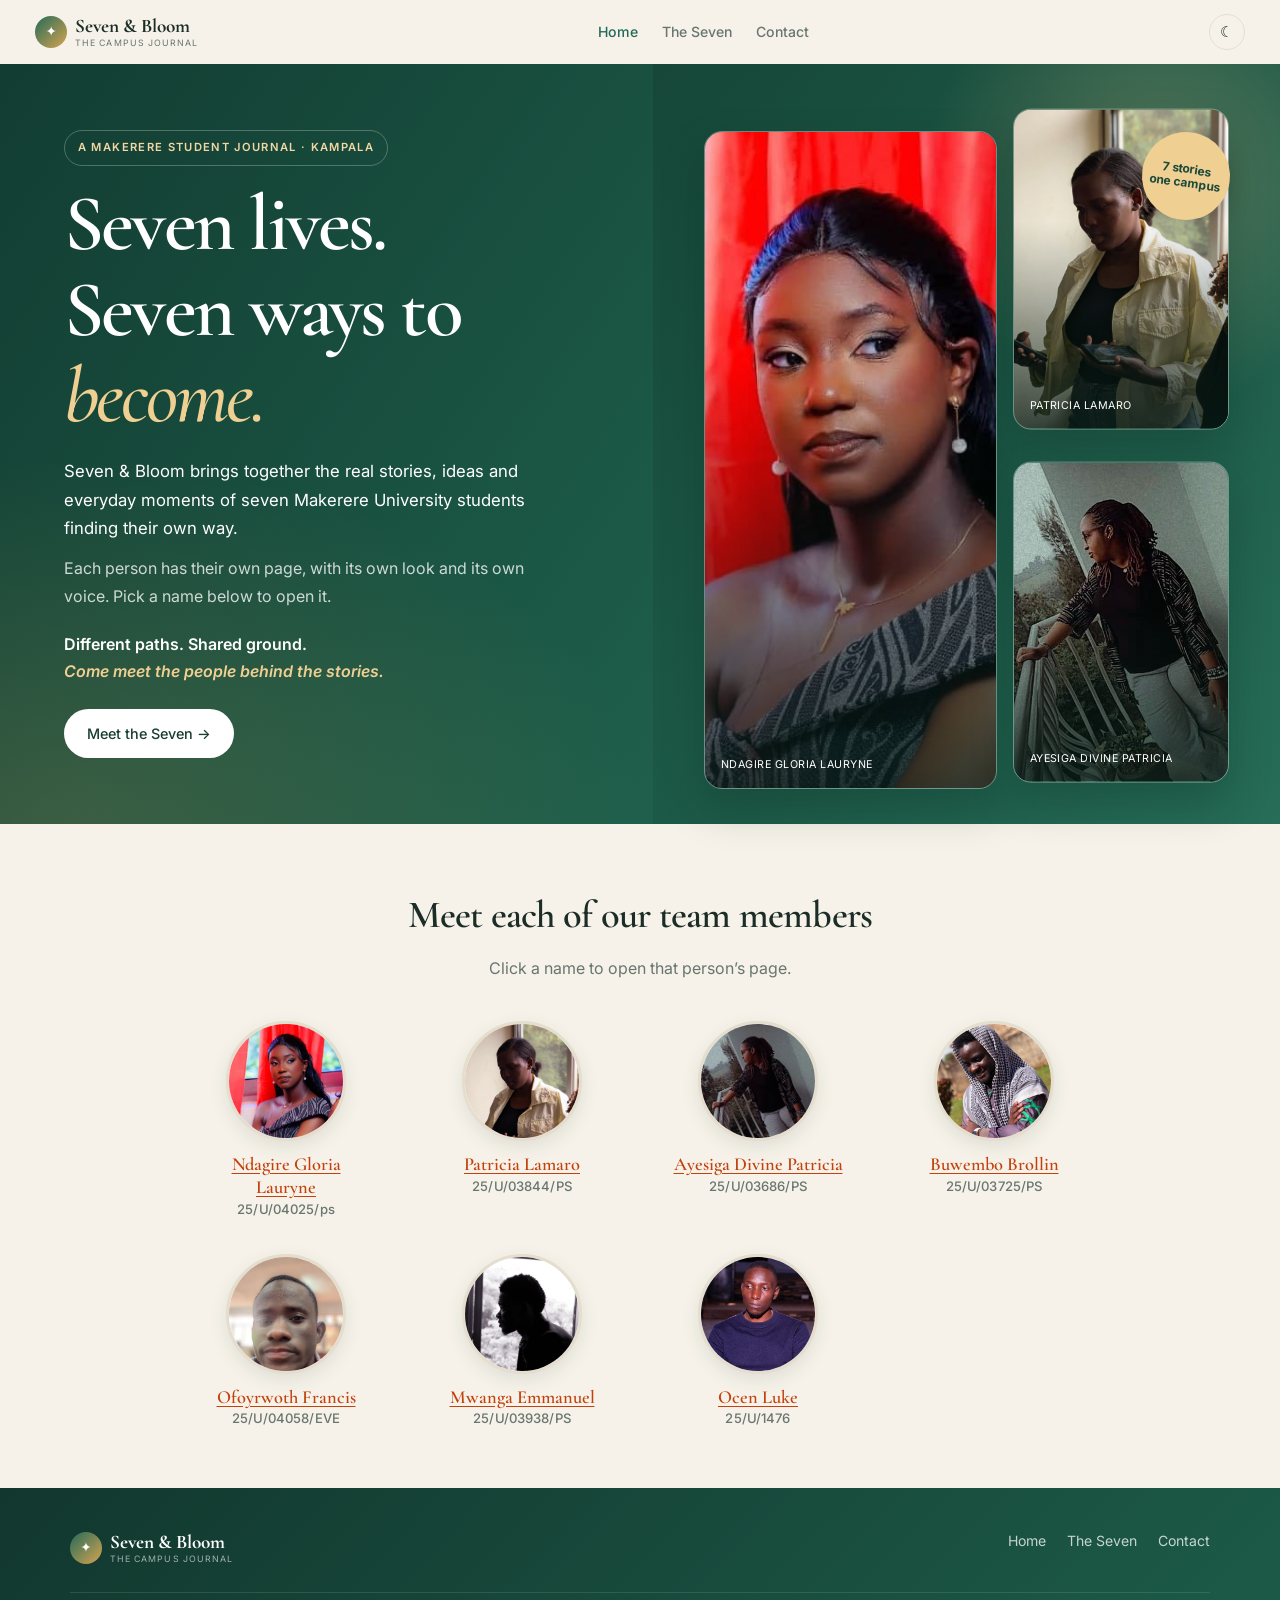
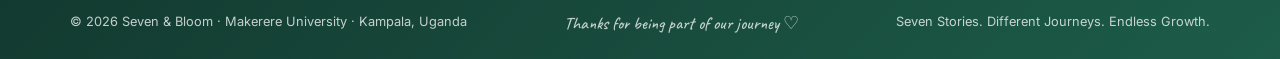
<file: index.html>
<!doctype html>
<html lang="en">
<head>
  <meta charset="utf-8">
  <meta name="viewport" content="width=device-width, initial-scale=1">
  <meta http-equiv="refresh" content="0; url=seven-and-bloom.html">
  <title>Seven &amp; Bloom — Student Stories</title>
  <link rel="canonical" href="seven-and-bloom.html">
</head>
<body>
  <p>Opening Seven &amp; Bloom. If you are not redirected, <a href="seven-and-bloom.html">visit the landing page</a>.</p>
  <script>window.location.replace("seven-and-bloom.html");</script>
</body>
</html>
</file>
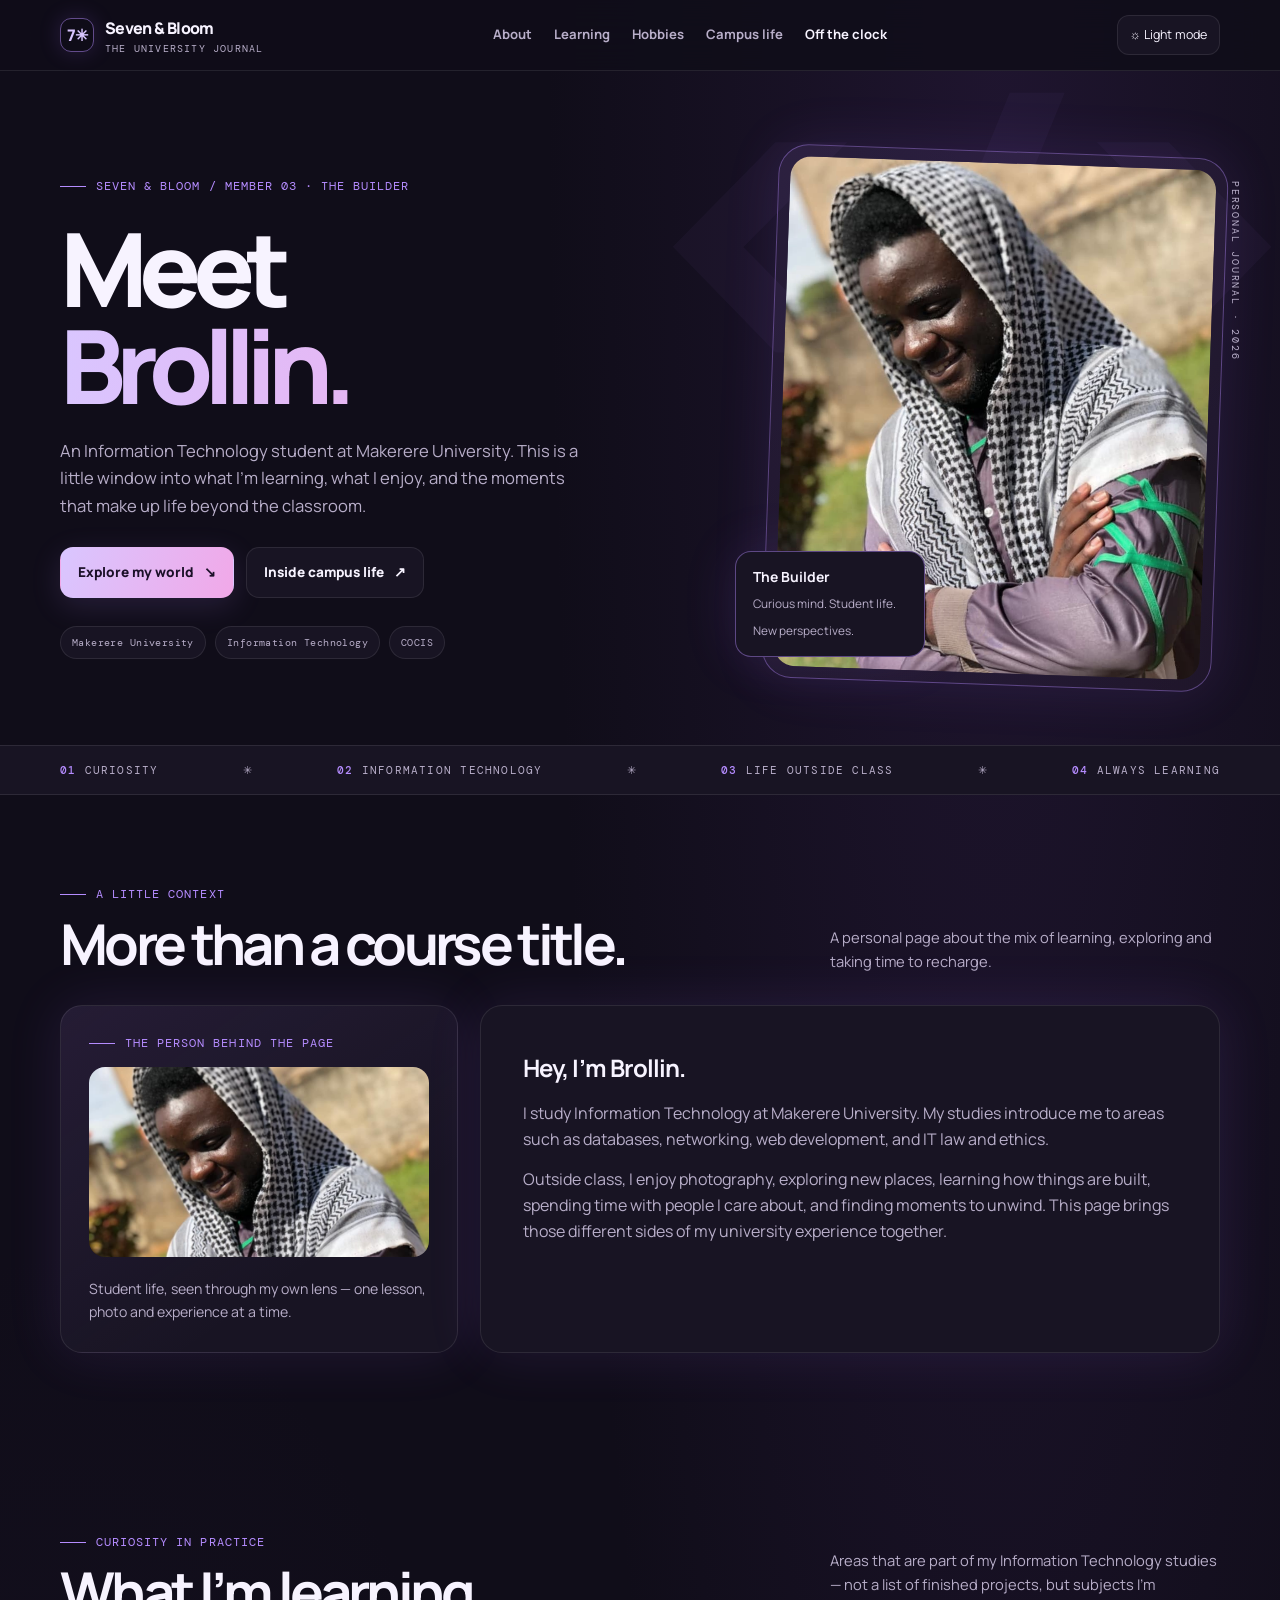
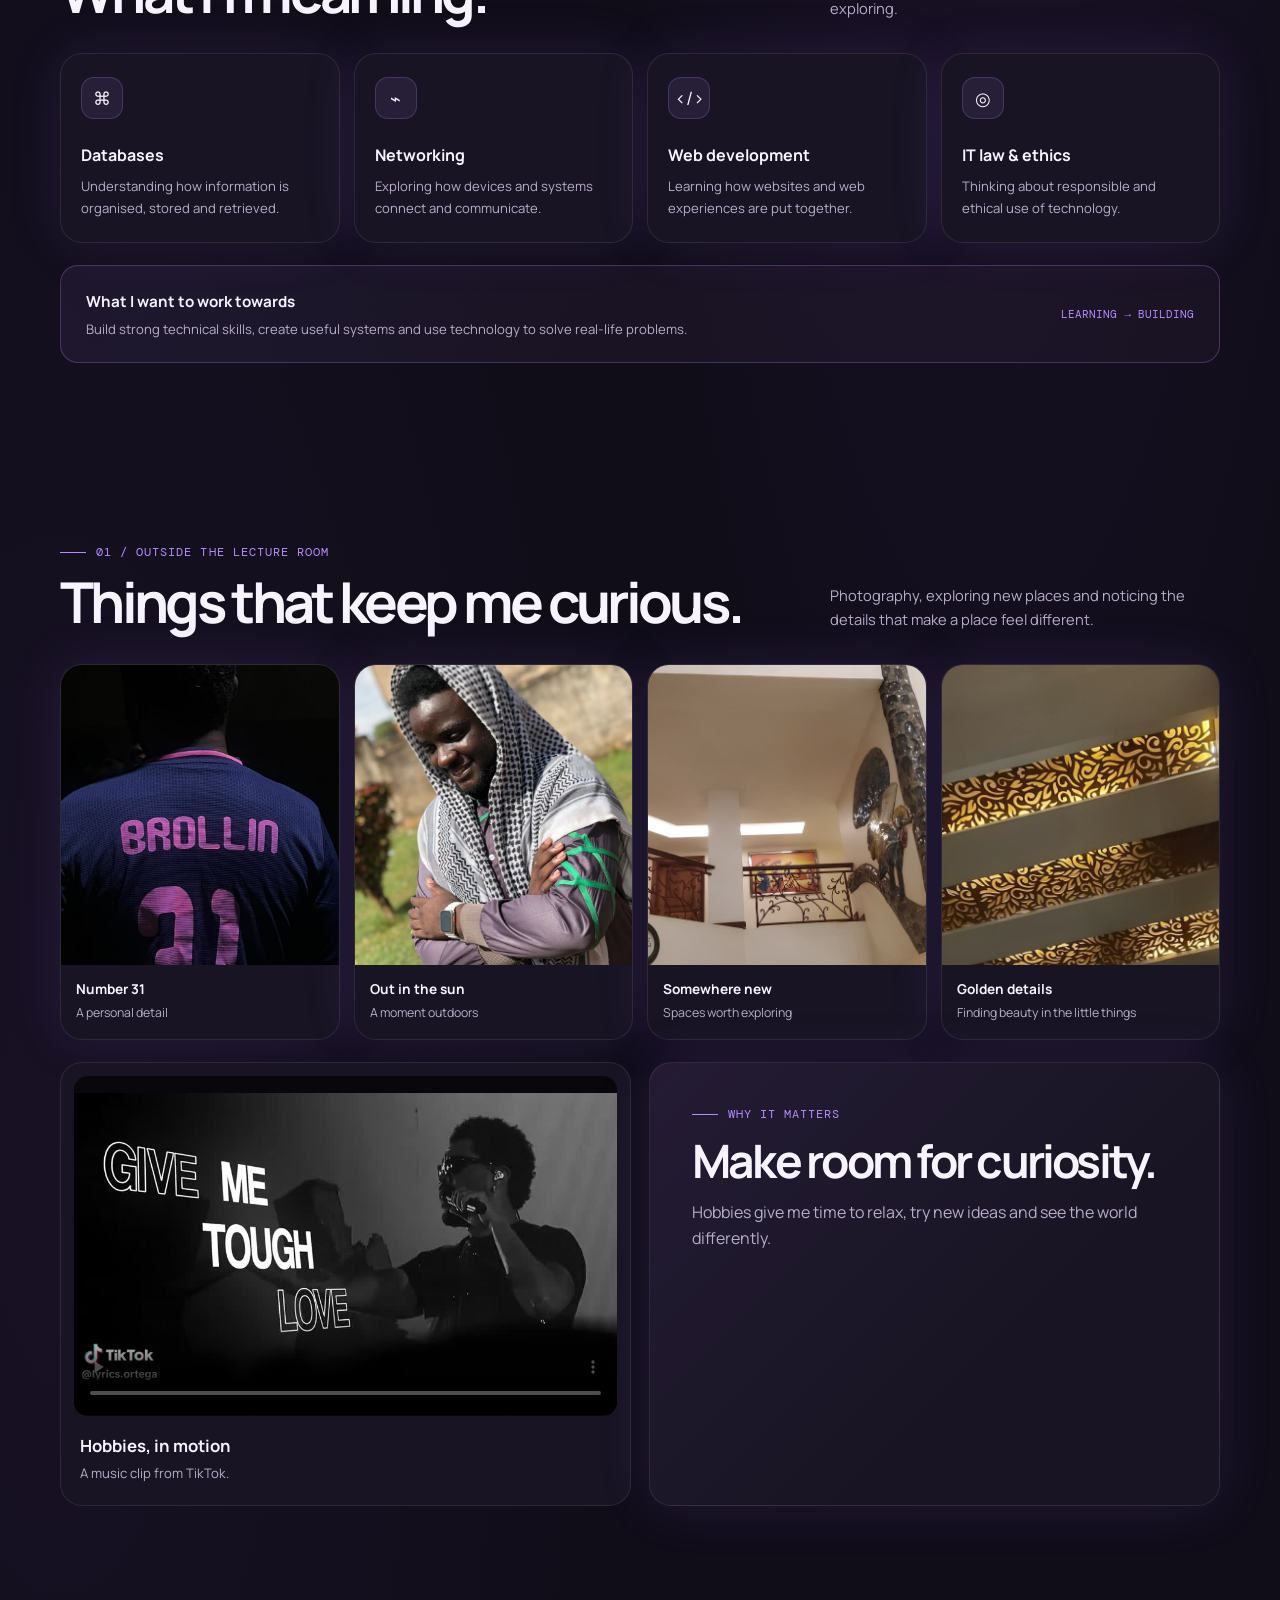
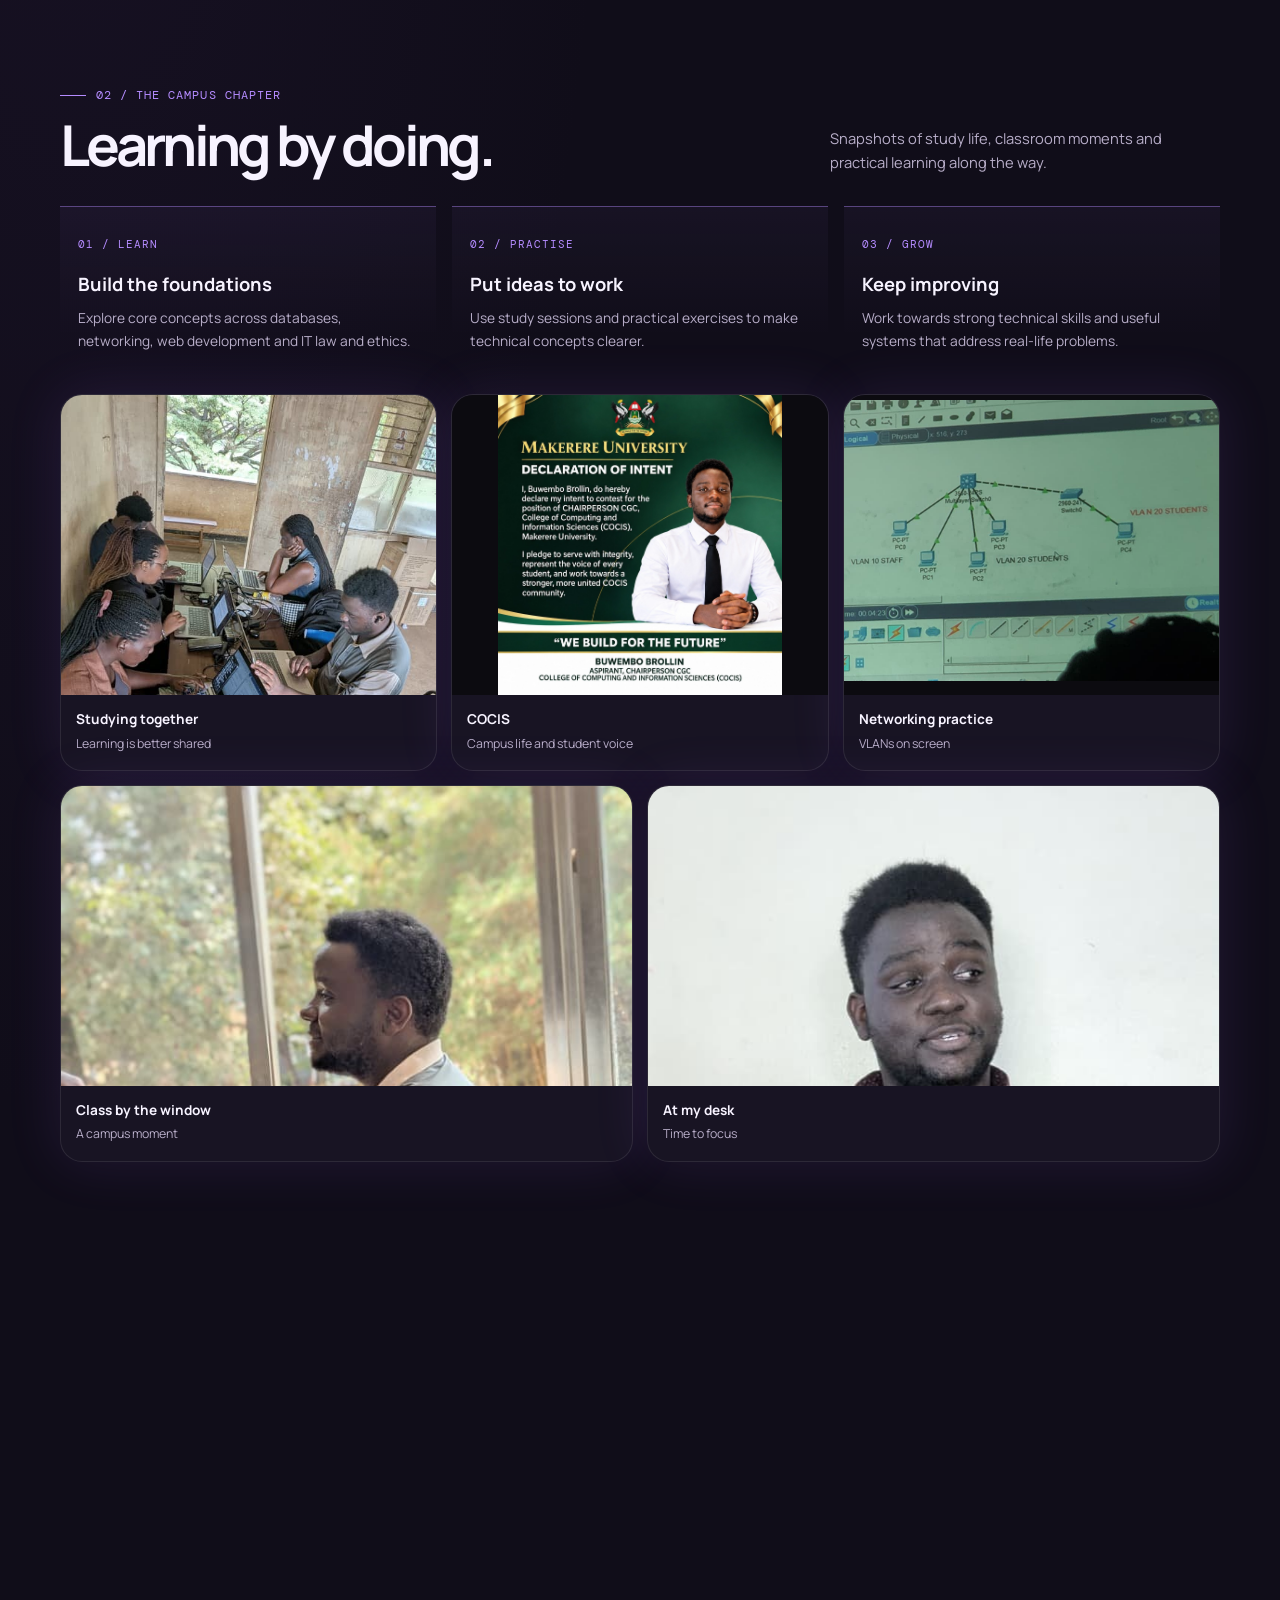
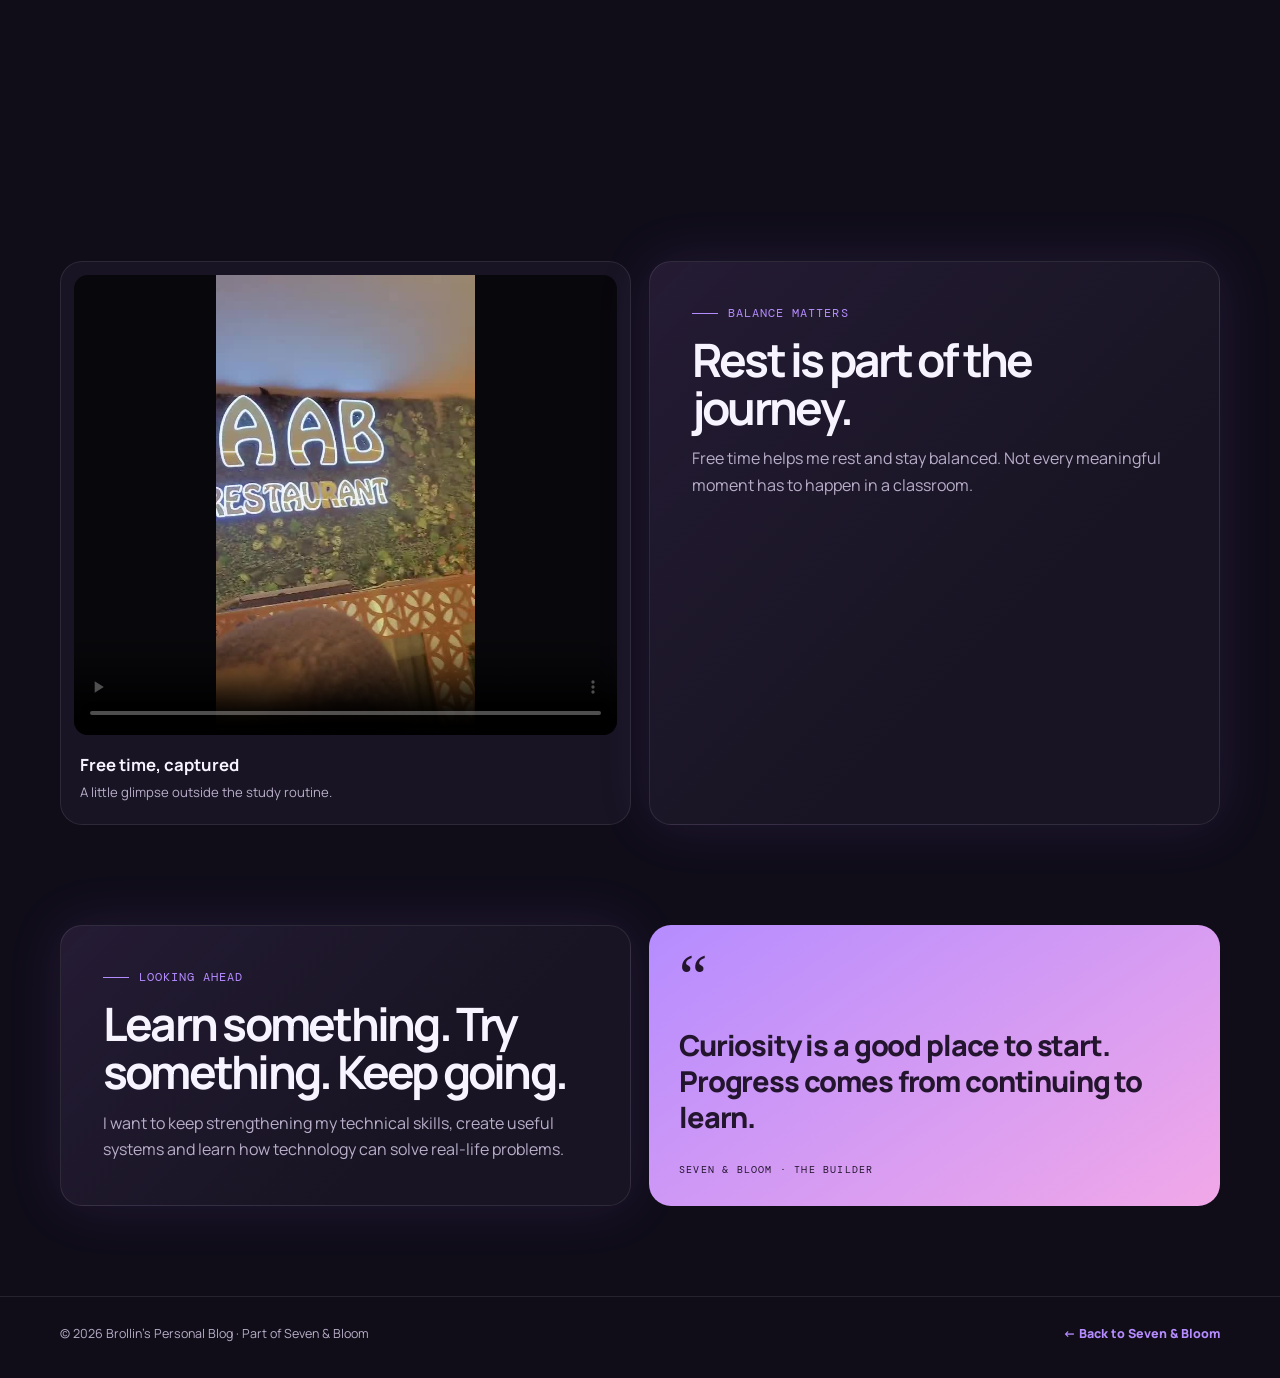
<file: brollin/index.html>
<!DOCTYPE html>
<html lang="en">
<head>
  <meta charset="UTF-8">
  <meta name="viewport" content="width=device-width, initial-scale=1.0">
  <meta name="theme-color" content="#100d19">
  <title>Brollin — The Builder | Seven &amp; Bloom</title>
  <meta name="description" content="Brollin’s corner of Seven & Bloom: Information Technology, hobbies, photography, exploration and life beyond class.">
  <link rel="preconnect" href="https://fonts.googleapis.com">
  <link rel="preconnect" href="https://fonts.gstatic.com" crossorigin>
  <link href="https://fonts.googleapis.com/css2?family=DM+Mono:wght@400;500&family=Manrope:wght@400;500;600;700;800&display=swap" rel="stylesheet">
  <style>
    :root{color-scheme:dark;--bg:#100d19;--surface:#181423;--surface2:#211a30;--text:#f7f3ff;--muted:#b8aec9;--line:#ffffff17;--plum:#b58cff;--lav:#d9c6ff;--pink:#f1a8e8;--glow:0 0 55px #a36cff1f;--max:1160px}
    *{box-sizing:border-box}html{scroll-behavior:smooth;scroll-padding-top:90px}body{margin:0;background:radial-gradient(ellipse at 78% 0%,#3d245b55 0,transparent 32%),radial-gradient(ellipse at 5% 45%,#38245330 0,transparent 32%),var(--bg);color:var(--text);font-family:Manrope,Arial,sans-serif;line-height:1.65}body.light{color-scheme:light;--bg:#f7f3fc;--surface:#fff;--surface2:#eee5fa;--text:#20152e;--muted:#6f627d;--line:#3520491a;--plum:#7041a1;--lav:#593184;--pink:#a84096;--glow:0 12px 40px #613a8112;background:radial-gradient(ellipse at 78% 0%,#dec9ff80 0,transparent 34%),var(--bg)}a{color:inherit}button,a{-webkit-tap-highlight-color:transparent}a:focus-visible,button:focus-visible{outline:3px solid var(--pink);outline-offset:4px}button{font:inherit;cursor:pointer}.mono,.eyebrow,.number,.chip{font-family:'DM Mono',monospace;letter-spacing:.09em;text-transform:uppercase}.mono,.eyebrow{font-size:.72rem;color:var(--plum)}.wrap{width:min(var(--max),calc(100% - 44px));margin:auto}.topbar{position:sticky;top:0;z-index:30;border-bottom:1px solid var(--line);background:color-mix(in srgb,var(--bg) 86%,transparent);backdrop-filter:blur(18px)}.navinner{min-height:70px;display:flex;align-items:center;justify-content:space-between;gap:20px}.brand{display:flex;align-items:center;gap:11px;text-decoration:none;font-weight:800;letter-spacing:-.04em}.brandmark{width:34px;height:34px;border:1px solid #b58cff80;border-radius:11px;display:grid;place-items:center;color:var(--lav);box-shadow:0 0 22px #a36cff2c}.brand small{display:block;color:var(--muted);font:10px 'DM Mono',monospace;letter-spacing:.12em;text-transform:uppercase}.navlinks{display:flex;align-items:center;gap:22px}.navlinks a{text-decoration:none;color:var(--muted);font-size:.82rem;font-weight:700}.navlinks a:hover,.navlinks a.active{color:var(--text)}.navright{display:flex;align-items:center;gap:10px}.theme,.menu-toggle{border:1px solid var(--line);background:var(--surface);color:var(--text);border-radius:12px;padding:9px 12px;font-size:.78rem}.menu-toggle{display:none}.hero{padding:80px 0 60px;position:relative;overflow:hidden}.hero:after{content:'</>';position:absolute;right:-.02em;top:8px;font:800 clamp(170px,28vw,390px)/1 'DM Mono',monospace;color:var(--plum);opacity:.035;pointer-events:none}.hero-grid{display:grid;grid-template-columns:1.1fr .9fr;align-items:center;gap:clamp(35px,7vw,95px);position:relative;z-index:1}.eyebrow{display:flex;align-items:center;gap:10px}.eyebrow:before{content:'';width:26px;height:1px;background:var(--plum)}h1,h2,h3,p{margin-top:0}h1{font-size:clamp(3.3rem,8vw,7.4rem);line-height:.94;letter-spacing:-.085em;margin:24px 0 24px;font-weight:800}h1 .shine{display:block;background:linear-gradient(100deg,var(--lav),var(--pink));-webkit-background-clip:text;background-clip:text;color:transparent}.hero-copy{max-width:540px;color:var(--muted);font-size:1.04rem}.hero-actions{display:flex;flex-wrap:wrap;gap:12px;margin-top:28px}.btn{display:inline-flex;align-items:center;justify-content:center;gap:10px;padding:13px 17px;border-radius:13px;text-decoration:none;font-weight:800;font-size:.85rem;border:1px solid var(--line);transition:transform .2s,border-color .2s}.btn:hover{transform:translateY(-3px)}.btn.primary{color:#1b1028;background:linear-gradient(110deg,var(--lav),var(--pink));border-color:transparent;box-shadow:0 8px 30px #b58cff25}.btn.secondary{background:var(--surface);color:var(--text)}.hero-meta{display:flex;flex-wrap:wrap;gap:9px;margin-top:28px}.chip{font-size:.65rem;letter-spacing:.04em;text-transform:none;border:1px solid var(--line);border-radius:999px;padding:7px 11px;color:var(--muted);background:var(--surface)}.portrait-wrap{position:relative;max-width:450px;margin-left:auto;width:100%}.portrait-frame{padding:11px;border:1px solid #b58cff65;border-radius:30px;background:linear-gradient(145deg,#b58cff18,#f1a8e809);box-shadow:var(--glow);transform:rotate(2deg)}.portrait-frame img{display:block;width:100%;height:510px;object-fit:cover;object-position:center 20%;border-radius:21px;filter:saturate(.88)}.float-tag{position:absolute;bottom:28px;left:-35px;background:var(--surface);border:1px solid #b58cff70;padding:14px 17px;border-radius:16px;box-shadow:var(--glow);max-width:190px}.float-tag strong{display:block;font-size:.87rem}.float-tag span{color:var(--muted);font-size:.74rem}.side-note{position:absolute;right:-22px;top:30px;writing-mode:vertical-rl;font:10px 'DM Mono',monospace;letter-spacing:.18em;color:var(--muted)}.ticker{border-block:1px solid var(--line);background:var(--surface);overflow:hidden}.ticker-inner{display:flex;justify-content:space-between;gap:20px;padding:17px 0;color:var(--muted);font:11px 'DM Mono',monospace;text-transform:uppercase;letter-spacing:.11em}.ticker b{color:var(--plum);font-weight:500}.section{padding:90px 0}.section-head{display:flex;justify-content:space-between;align-items:end;gap:25px;margin-bottom:32px}.section-head h2{font-size:clamp(2.1rem,4.4vw,3.7rem);line-height:1.05;letter-spacing:-.065em;margin:10px 0 0}.section-head p{max-width:390px;color:var(--muted);margin:0;font-size:.92rem}.about-grid{display:grid;grid-template-columns:.7fr 1.3fr;gap:22px}.index-card,.story-card,.topic-card,.media-card,.reflection{background:var(--surface);border:1px solid var(--line);border-radius:22px;box-shadow:var(--glow)}.index-card{padding:28px;display:flex;flex-direction:column;justify-content:space-between;min-height:270px;background:linear-gradient(145deg,#8c5bc41c,transparent 70%),var(--surface)}.big-index{font-size:5.2rem;line-height:1;letter-spacing:-.1em;color:var(--plum);font-weight:800}.index-card p{color:var(--muted);font-size:.88rem;margin:20px 0 0}.story-card{padding:clamp(25px,4vw,42px)}.story-card h3{font-size:1.5rem;letter-spacing:-.04em;margin-bottom:12px}.story-card p{color:var(--muted);margin-bottom:0}.story-card p+p{margin-top:13px}.topics{display:grid;grid-template-columns:repeat(4,1fr);gap:14px}.topic-card{padding:23px 20px;transition:transform .25s,border-color .25s}.topic-card:hover{transform:translateY(-5px);border-color:#b58cff85}.topic-icon{width:42px;height:42px;border-radius:13px;background:#b58cff18;border:1px solid #b58cff38;display:grid;place-items:center;font-size:1.15rem;margin-bottom:23px}.topic-card h3{font-size:1rem;margin-bottom:8px}.topic-card p{font-size:.82rem;color:var(--muted);margin:0}.journey{display:grid;grid-template-columns:repeat(3,1fr);gap:16px}.journey-item{position:relative;border-top:1px solid #b58cff70;padding:22px 18px 18px;background:linear-gradient(180deg,#b58cff0c,transparent 80%)}.number{color:var(--plum);font-size:.7rem}.journey-item h3{margin:13px 0 8px;font-size:1.15rem}.journey-item p{color:var(--muted);font-size:.86rem;margin:0}.callout{margin-top:22px;padding:22px 25px;border:1px solid #b58cff45;border-radius:18px;background:linear-gradient(100deg,#b58cff12,#f1a8e808);display:flex;justify-content:space-between;gap:20px;align-items:center}.callout strong{font-size:.95rem}.callout p{margin:4px 0 0;color:var(--muted);font-size:.82rem}.callout span{font:11px 'DM Mono',monospace;color:var(--plum);white-space:nowrap}.gallery{display:grid;grid-template-columns:repeat(12,1fr);gap:14px}.media-card{overflow:hidden;grid-column:span 3}.media-card.wide{grid-column:span 6}.media-card img{width:100%;height:260px;display:block;object-fit:cover;cursor:zoom-in;transition:transform .5s,filter .3s;filter:saturate(.85)}.media-card.wide img{height:320px}.media-card:hover img{transform:scale(1.035);filter:saturate(1.05)}.media-card figure{margin:0}.media-card figcaption{padding:13px 15px 16px;font-size:.77rem;color:var(--muted)}.media-card figcaption b{display:block;color:var(--text);font-size:.85rem;margin-bottom:3px}.media-card img.contain{object-fit:contain;background:#0c0b11}.video-grid{display:grid;grid-template-columns:1fr 1fr;gap:18px}.video-card{padding:13px;border:1px solid var(--line);border-radius:22px;background:var(--surface)}.video-card video{display:block;width:100%;max-height:360px;aspect-ratio:16/10;object-fit:cover;background:#08070b;border-radius:14px}.video-card h3{margin:16px 6px 4px;font-size:1.05rem}.video-card p{margin:0 6px 7px;color:var(--muted);font-size:.82rem}.end-grid{display:grid;grid-template-columns:1fr 1fr;gap:18px}.reflection{padding:clamp(25px,4vw,42px);background:linear-gradient(135deg,#8b5ac61b,transparent 65%),var(--surface)}.reflection h2{font-size:clamp(1.9rem,3.6vw,3rem);letter-spacing:-.06em;line-height:1.05;margin:13px 0}.reflection p{color:var(--muted);margin:0}.quote-card{padding:30px;border-radius:22px;background:linear-gradient(145deg,#b58cff,#f1a8e8);color:#24152f;display:flex;flex-direction:column;justify-content:space-between;min-height:250px}.quote-mark{font:4rem Georgia,serif;line-height:.7}.quote-card blockquote{font-size:clamp(1.2rem,2.4vw,1.8rem);font-weight:800;letter-spacing:-.04em;line-height:1.25;margin:25px 0}.quote-card small{font:10px 'DM Mono',monospace;text-transform:uppercase;letter-spacing:.12em}.footer{border-top:1px solid var(--line);padding:27px 0 34px}.footer-inner{display:flex;justify-content:space-between;align-items:center;gap:20px;color:var(--muted);font-size:.78rem}.footer a{color:var(--plum);text-decoration:none;font-weight:800}.progress{height:2px;position:absolute;left:0;bottom:-1px;background:linear-gradient(90deg,var(--plum),var(--pink));width:0}.lb{position:fixed;inset:0;z-index:100;background:#07050deF;display:none;align-items:center;justify-content:center;padding:25px}.lb.open{display:flex}.lb img{max-width:min(100%,1100px);max-height:85vh;object-fit:contain;border-radius:12px;box-shadow:0 0 70px #b58cff24}.lb button{position:absolute;top:20px;right:20px;width:45px;height:45px;border:1px solid #ffffff44;border-radius:50%;background:#211a30;color:white;font-size:1.5rem}.reveal{opacity:0;transform:translateY(18px);transition:opacity .65s,transform .65s}.reveal.visible{opacity:1;transform:none}
    @media(max-width:900px){.hero-grid{gap:40px}.portrait-frame img{height:430px}.topics{grid-template-columns:repeat(2,1fr)}.media-card{grid-column:span 4}.media-card.wide{grid-column:span 6}.section{padding:70px 0}.navlinks{gap:13px}.navlinks a{font-size:.76rem}}
    @media(max-width:680px){.wrap{width:min(100% - 30px,var(--max))}.navinner{min-height:64px}.menu-toggle{display:block}.navlinks{display:none;position:absolute;top:63px;left:0;right:0;padding:15px 20px 20px;background:var(--bg);border-bottom:1px solid var(--line);flex-direction:column;align-items:stretch;gap:0}.navlinks.open{display:flex}.navlinks a{padding:11px 4px;font-size:.9rem}.theme{padding:9px}.hero{padding:55px 0 42px}.hero-grid{grid-template-columns:1fr;gap:38px}h1{font-size:clamp(3.5rem,17vw,5.6rem)}.hero-copy{font-size:.94rem}.portrait-wrap{width:min(85%,380px);margin:0 auto}.portrait-frame img{height:390px}.float-tag{left:-20px;bottom:20px}.side-note{right:-17px}.ticker-inner{flex-wrap:wrap;justify-content:center;gap:12px 20px;font-size:9px}.section{padding:58px 0}.section-head{display:block}.section-head p{margin-top:15px}.about-grid{grid-template-columns:1fr}.index-card{min-height:190px}.big-index{font-size:4rem}.topics{gap:10px}.topic-card{padding:18px 15px}.journey{grid-template-columns:1fr;gap:7px}.journey-item{padding:18px 16px}.callout{align-items:flex-start;flex-direction:column;gap:8px}.gallery{gap:10px}.media-card,.media-card.wide{grid-column:span 6}.media-card img,.media-card.wide img{height:210px}.media-card figcaption{padding:11px 12px 13px}.video-grid,.end-grid{grid-template-columns:1fr}.footer-inner{align-items:flex-start;flex-direction:column}.reveal{opacity:1;transform:none}}
    @media(max-width:390px){.topics{grid-template-columns:1fr 1fr}.media-card,.media-card.wide{grid-column:span 12}.media-card img,.media-card.wide img{height:270px}.brand{font-size:.9rem}.hero-actions .btn{width:100%}}
    @media(prefers-reduced-motion:reduce){html{scroll-behavior:auto}*,*::before,*::after{transition:none!important;animation:none!important}.reveal{opacity:1;transform:none}}
  
/* --- fixes: even galleries, uncropped videos, photo card --- */
.gallery{display:grid;gap:14px}
.gallery.g3{grid-template-columns:repeat(3,1fr)}.gallery.g4{grid-template-columns:repeat(4,1fr)}.gallery.g5{grid-template-columns:repeat(6,1fr)}
.gallery .media-card{grid-column:auto;margin:0}
.gallery.g5 .media-card:nth-child(-n+3){grid-column:span 2}.gallery.g5 .media-card:nth-child(n+4){grid-column:span 3}
.gallery .media-card img{height:300px;object-position:center 25%}
.gallery .media-card img.contain{object-fit:contain}
.video-card video{object-fit:contain}
.video-card video.tall{aspect-ratio:auto;height:460px;max-height:none}
.idx-photo{width:100%;height:190px;object-fit:cover;object-position:center 18%;border-radius:16px;margin-top:14px;display:block}
@media(max-width:900px){.gallery.g3,.gallery.g4,.gallery.g5{grid-template-columns:repeat(2,1fr)}.gallery.g5 .media-card:nth-child(n){grid-column:auto}.gallery.g3 .media-card:last-child,.gallery.g5 .media-card:last-child{grid-column:1/-1}.gallery .media-card img{height:240px}}
@media(max-width:560px){.gallery.g3,.gallery.g4,.gallery.g5{grid-template-columns:1fr}.gallery.g3 .media-card:last-child,.gallery.g5 .media-card:last-child{grid-column:auto}.gallery .media-card img{height:300px}.video-card video.tall{height:420px}}
</style>
</head>
<body>
  <div class="topbar"><div class="wrap navinner">
    <a class="brand" href="../seven-and-bloom.html" aria-label="Seven and Bloom home"><span class="brandmark">7✳</span><span>Seven &amp; Bloom<small>the university journal</small></span></a>
    <nav class="navlinks" id="navlinks" aria-label="Page navigation"><a href="#about">About</a><a href="#learning">Learning</a><a href="#hobbies">Hobbies</a><a href="#studies">Campus life</a><a href="#free-time">Off the clock</a></nav>
    <div class="navright"><button class="theme" id="themeBtn" type="button" aria-label="Switch colour theme">☼ Light mode</button><button class="menu-toggle" id="menuBtn" type="button" aria-expanded="false" aria-controls="navlinks">Menu</button></div>
  </div><div class="progress" id="progress"></div></div>

  <header class="hero"><div class="wrap hero-grid">
    <div class="reveal"><div class="eyebrow">Seven &amp; Bloom / Member 03 · The Builder</div><h1>Meet<br><span class="shine">Brollin.</span></h1>
      <p class="hero-copy">An Information Technology student at Makerere University. This is a little window into what I’m learning, what I enjoy, and the moments that make up life beyond the classroom.</p>
      <div class="hero-actions"><a class="btn primary" href="#about">Explore my world <span aria-hidden="true">↘</span></a><a class="btn secondary" href="#studies">Inside campus life <span aria-hidden="true">↗</span></a></div>
      <div class="hero-meta"><span class="chip">Makerere University</span><span class="chip">Information Technology</span><span class="chip">COCIS</span></div>
    </div>
    <div class="portrait-wrap reveal"><div class="portrait-frame"><img src="images/profile.jpg" alt="Brollin smiling outdoors in a black and white scarf" fetchpriority="high"></div><div class="float-tag"><strong>The Builder</strong><span>Curious mind. Student life. New perspectives.</span></div><div class="side-note">PERSONAL JOURNAL · 2026</div></div>
  </div></header>

  <div class="ticker"><div class="wrap ticker-inner"><span><b>01</b> Curiosity</span><span>✳</span><span><b>02</b> Information Technology</span><span>✳</span><span><b>03</b> Life outside class</span><span>✳</span><span><b>04</b> Always learning</span></div></div>

  <main>
    <section class="section" id="about"><div class="wrap"><div class="section-head reveal"><div><div class="eyebrow">A little context</div><h2>More than a course title.</h2></div><p>A personal page about the mix of learning, exploring and taking time to recharge.</p></div>
      <div class="about-grid"><article class="index-card reveal"><div><div class="eyebrow">The person behind the page</div><img class="idx-photo" src="images/profile.jpg" alt="Brollin smiling outdoors in a black and white scarf" loading="lazy"></div><p>Student life, seen through my own lens — one lesson, photo and experience at a time.</p></article><article class="story-card reveal"><h3>Hey, I’m Brollin.</h3><p>I study Information Technology at Makerere University. My studies introduce me to areas such as databases, networking, web development, and IT law and ethics.</p><p>Outside class, I enjoy photography, exploring new places, learning how things are built, spending time with people I care about, and finding moments to unwind. This page brings those different sides of my university experience together.</p></article></div>
    </div></section>

    <section class="section" id="learning"><div class="wrap"><div class="section-head reveal"><div><div class="eyebrow">Curiosity in practice</div><h2>What I’m learning.</h2></div><p>Areas that are part of my Information Technology studies — not a list of finished projects, but subjects I’m exploring.</p></div>
      <div class="topics"><article class="topic-card reveal"><div class="topic-icon">⌘</div><h3>Databases</h3><p>Understanding how information is organised, stored and retrieved.</p></article><article class="topic-card reveal"><div class="topic-icon">⌁</div><h3>Networking</h3><p>Exploring how devices and systems connect and communicate.</p></article><article class="topic-card reveal"><div class="topic-icon">&lt;/&gt;</div><h3>Web development</h3><p>Learning how websites and web experiences are put together.</p></article><article class="topic-card reveal"><div class="topic-icon">◎</div><h3>IT law &amp; ethics</h3><p>Thinking about responsible and ethical use of technology.</p></article></div>
      <div class="callout reveal"><div><strong>What I want to work towards</strong><p>Build strong technical skills, create useful systems and use technology to solve real-life problems.</p></div><span>LEARNING → BUILDING</span></div>
    </div></section>

    <section class="section" id="hobbies"><div class="wrap"><div class="section-head reveal"><div><div class="eyebrow">01 / Outside the lecture room</div><h2>Things that keep me curious.</h2></div><p>Photography, exploring new places and noticing the details that make a place feel different.</p></div>
      <div class="gallery g4">
        <figure class="media-card reveal"><img src="images/hobbies-1.jpg" alt="Navy and pink football shirt printed with Brollin and number 31" loading="lazy"><figcaption><b>Number 31</b>A personal detail</figcaption></figure>
        <figure class="media-card reveal"><img src="images/hobbies-2.jpg" alt="Brollin outdoors on the grass wearing a black and white checked scarf" loading="lazy"><figcaption><b>Out in the sun</b>A moment outdoors</figcaption></figure>
        <figure class="media-card reveal"><img src="images/hobbies-3.jpg" alt="Bright building interior with a balcony railing and artwork" loading="lazy"><figcaption><b>Somewhere new</b>Spaces worth exploring</figcaption></figure>
        <figure class="media-card reveal"><img src="images/hobbies-4.jpg" alt="Decorative golden patterned lights along a restaurant ceiling" loading="lazy"><figcaption><b>Golden details</b>Finding beauty in the little things</figcaption></figure>
      </div>
      <div class="video-grid" style="margin-top:22px"><article class="video-card reveal"><video controls preload="metadata" poster="images/hobbies-video-poster.jpg"><source src="videos/hobbies.mp4" type="video/mp4">Your browser does not support HTML video.</video><h3>Hobbies, in motion</h3><p>A music clip from TikTok.</p></article><article class="reflection reveal"><div class="eyebrow">Why it matters</div><h2>Make room for curiosity.</h2><p>Hobbies give me time to relax, try new ideas and see the world differently.</p></article></div>
    </div></section>

    <section class="section" id="studies"><div class="wrap"><div class="section-head reveal"><div><div class="eyebrow">02 / The campus chapter</div><h2>Learning by doing.</h2></div><p>Snapshots of study life, classroom moments and practical learning along the way.</p></div>
      <div class="journey"><article class="journey-item reveal"><span class="number">01 / Learn</span><h3>Build the foundations</h3><p>Explore core concepts across databases, networking, web development and IT law and ethics.</p></article><article class="journey-item reveal"><span class="number">02 / Practise</span><h3>Put ideas to work</h3><p>Use study sessions and practical exercises to make technical concepts clearer.</p></article><article class="journey-item reveal"><span class="number">03 / Grow</span><h3>Keep improving</h3><p>Work towards strong technical skills and useful systems that address real-life problems.</p></article></div>
      <div class="gallery g5" style="margin-top:24px">
        <figure class="media-card reveal"><img src="images/studies-1.jpg" alt="Students working on laptops together at a long wooden table" loading="lazy"><figcaption><b>Studying together</b>Learning is better shared</figcaption></figure>
        <figure class="media-card reveal"><img class="contain" src="images/studies-2.jpg" alt="Makerere University COCIS declaration of intent poster" loading="lazy"><figcaption><b>COCIS</b>Campus life and student voice</figcaption></figure>
        <figure class="media-card reveal"><img class="contain" src="images/studies-3.jpg" alt="Network diagram showing VLAN 10 staff and VLAN 20 students" loading="lazy"><figcaption><b>Networking practice</b>VLANs on screen</figcaption></figure>
        <figure class="media-card reveal"><img src="images/studies-4.jpg" alt="Brollin sitting beside a classroom window with trees outside" loading="lazy"><figcaption><b>Class by the window</b>A campus moment</figcaption></figure>
        <figure class="media-card reveal"><img src="images/studies-5.jpg" alt="Brollin seated at a desk with a laptop and notebook" loading="lazy"><figcaption><b>At my desk</b>Time to focus</figcaption></figure>
      </div>
    </div></section>

    <section class="section" id="free-time"><div class="wrap"><div class="section-head reveal"><div><div class="eyebrow">03 / Off the clock</div><h2>Life beyond the screen.</h2></div><p>Rest, good food and time with people I care about help me recharge for the week ahead.</p></div>
      <div class="gallery g3">
        <figure class="media-card reveal"><img src="images/free-time-1.jpg" alt="Plate of spiced rice, chicken stew, chapati and chips" loading="lazy"><figcaption><b>Good food</b>A meal worth pausing for</figcaption></figure>
        <figure class="media-card reveal"><img src="images/free-time-2.jpg" alt="Brollin in a light blue polo shirt in the evening" loading="lazy"><figcaption><b>Evening off</b>Time to unwind</figcaption></figure>
        <figure class="media-card reveal"><img src="images/free-time-3.jpg" alt="Brollin sitting in front of a stone wall lit by a spotlight at night" loading="lazy"><figcaption><b>A quiet night out</b>Another memory saved</figcaption></figure>
      </div>
      <div class="video-grid" style="margin-top:22px"><article class="video-card reveal"><video controls preload="metadata" poster="images/free-time-video-poster.jpg" class="tall"><source src="videos/free-time.mp4" type="video/mp4">Your browser does not support HTML video.</video><h3>Free time, captured</h3><p>A little glimpse outside the study routine.</p></article><article class="reflection reveal"><div class="eyebrow">Balance matters</div><h2>Rest is part of the journey.</h2><p>Free time helps me rest and stay balanced. Not every meaningful moment has to happen in a classroom.</p></article></div>
    </div></section>

    <section class="section" style="padding-top:10px"><div class="wrap end-grid"><article class="reflection reveal"><div class="eyebrow">Looking ahead</div><h2>Learn something. Try something. Keep going.</h2><p>I want to keep strengthening my technical skills, create useful systems and learn how technology can solve real-life problems.</p></article><aside class="quote-card reveal"><div class="quote-mark">“</div><blockquote>Curiosity is a good place to start. Progress comes from continuing to learn.</blockquote><small>Seven &amp; Bloom · The Builder</small></aside></div></section>
  </main>

  <footer class="footer"><div class="wrap footer-inner"><span>© 2026 Brollin’s Personal Blog · Part of Seven &amp; Bloom</span><a href="../seven-and-bloom.html">← Back to Seven &amp; Bloom</a></div></footer>
  <div class="lb" id="lightbox" role="dialog" aria-modal="true" aria-label="Expanded photograph"><button type="button" id="closeLightbox" aria-label="Close image">×</button><img id="lightboxImage" alt=""></div>
  <script>
    const body=document.body,themeBtn=document.getElementById('themeBtn');
    function setTheme(light){body.classList.toggle('light',light);themeBtn.textContent=light?'◐ Dark mode':'☼ Light mode';themeBtn.setAttribute('aria-label',light?'Switch to dark theme':'Switch to light theme');try{localStorage.setItem('brollinTheme',light?'light':'dark')}catch(e){}}
    try{setTheme(localStorage.getItem('brollinTheme')==='light')}catch(e){setTheme(false)}
    themeBtn.addEventListener('click',()=>setTheme(!body.classList.contains('light')));
    const menuBtn=document.getElementById('menuBtn'),nav=document.getElementById('navlinks');
    menuBtn.addEventListener('click',()=>{const open=nav.classList.toggle('open');menuBtn.setAttribute('aria-expanded',String(open));menuBtn.textContent=open?'Close':'Menu'});
    nav.querySelectorAll('a').forEach(a=>a.addEventListener('click',()=>{nav.classList.remove('open');menuBtn.setAttribute('aria-expanded','false');menuBtn.textContent='Menu'}));
    const progress=document.getElementById('progress');function updateProgress(){const max=document.documentElement.scrollHeight-innerHeight;progress.style.width=(max>0?scrollY/max*100:0)+'%'}window.addEventListener('scroll',updateProgress,{passive:true});updateProgress();
    const reduce=window.matchMedia('(prefers-reduced-motion: reduce)').matches;
    if('IntersectionObserver'in window&&!reduce){const observer=new IntersectionObserver(entries=>entries.forEach(entry=>{if(entry.isIntersecting){entry.target.classList.add('visible');observer.unobserve(entry.target)}}),{threshold:.12});document.querySelectorAll('.reveal').forEach(el=>observer.observe(el))}else document.querySelectorAll('.reveal').forEach(el=>el.classList.add('visible'));
    const lightbox=document.getElementById('lightbox'),lbImage=document.getElementById('lightboxImage'),close=document.getElementById('closeLightbox');let previousFocus=null;
    document.querySelectorAll('.gallery img').forEach(img=>{img.tabIndex=0;img.setAttribute('role','button');img.setAttribute('aria-label','Enlarge photo: '+img.alt);const open=()=>{previousFocus=img;lbImage.src=img.src;lbImage.alt=img.alt;lightbox.classList.add('open');close.focus()};img.addEventListener('click',open);img.addEventListener('keydown',e=>{if(e.key==='Enter'||e.key===' '){e.preventDefault();open()}})});
    function closeLb(){lightbox.classList.remove('open');lbImage.removeAttribute('src');if(previousFocus)previousFocus.focus()}close.addEventListener('click',closeLb);lightbox.addEventListener('click',e=>{if(e.target===lightbox)closeLb()});document.addEventListener('keydown',e=>{if(e.key==='Escape'&&lightbox.classList.contains('open'))closeLb()});
    const sections=[...document.querySelectorAll('main section[id]')],links=[...nav.querySelectorAll('a')];const navObserver=new IntersectionObserver(entries=>entries.forEach(entry=>{if(entry.isIntersecting){links.forEach(link=>link.classList.toggle('active',link.getAttribute('href')==='#'+entry.target.id))}}),{rootMargin:'-25% 0px -65% 0px'});sections.forEach(section=>navObserver.observe(section));
  </script>
</body>
</html>
</file>
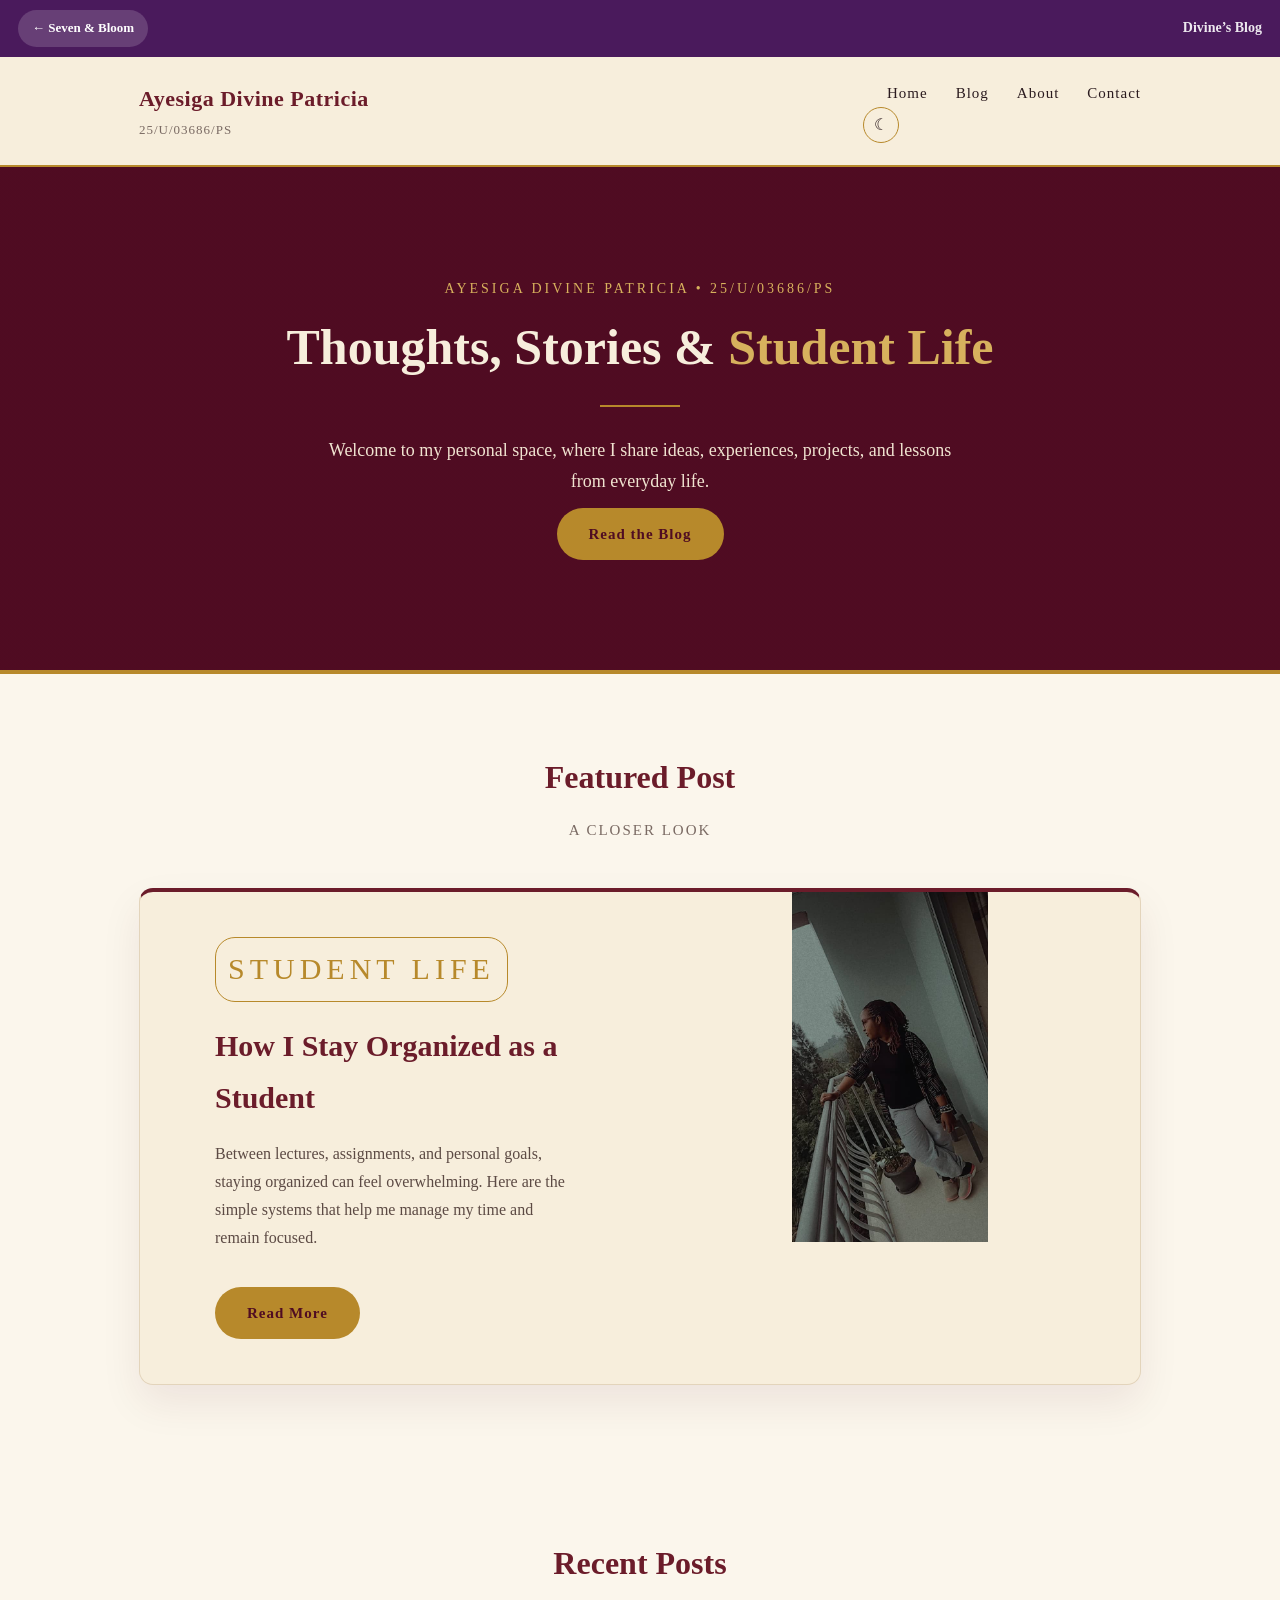
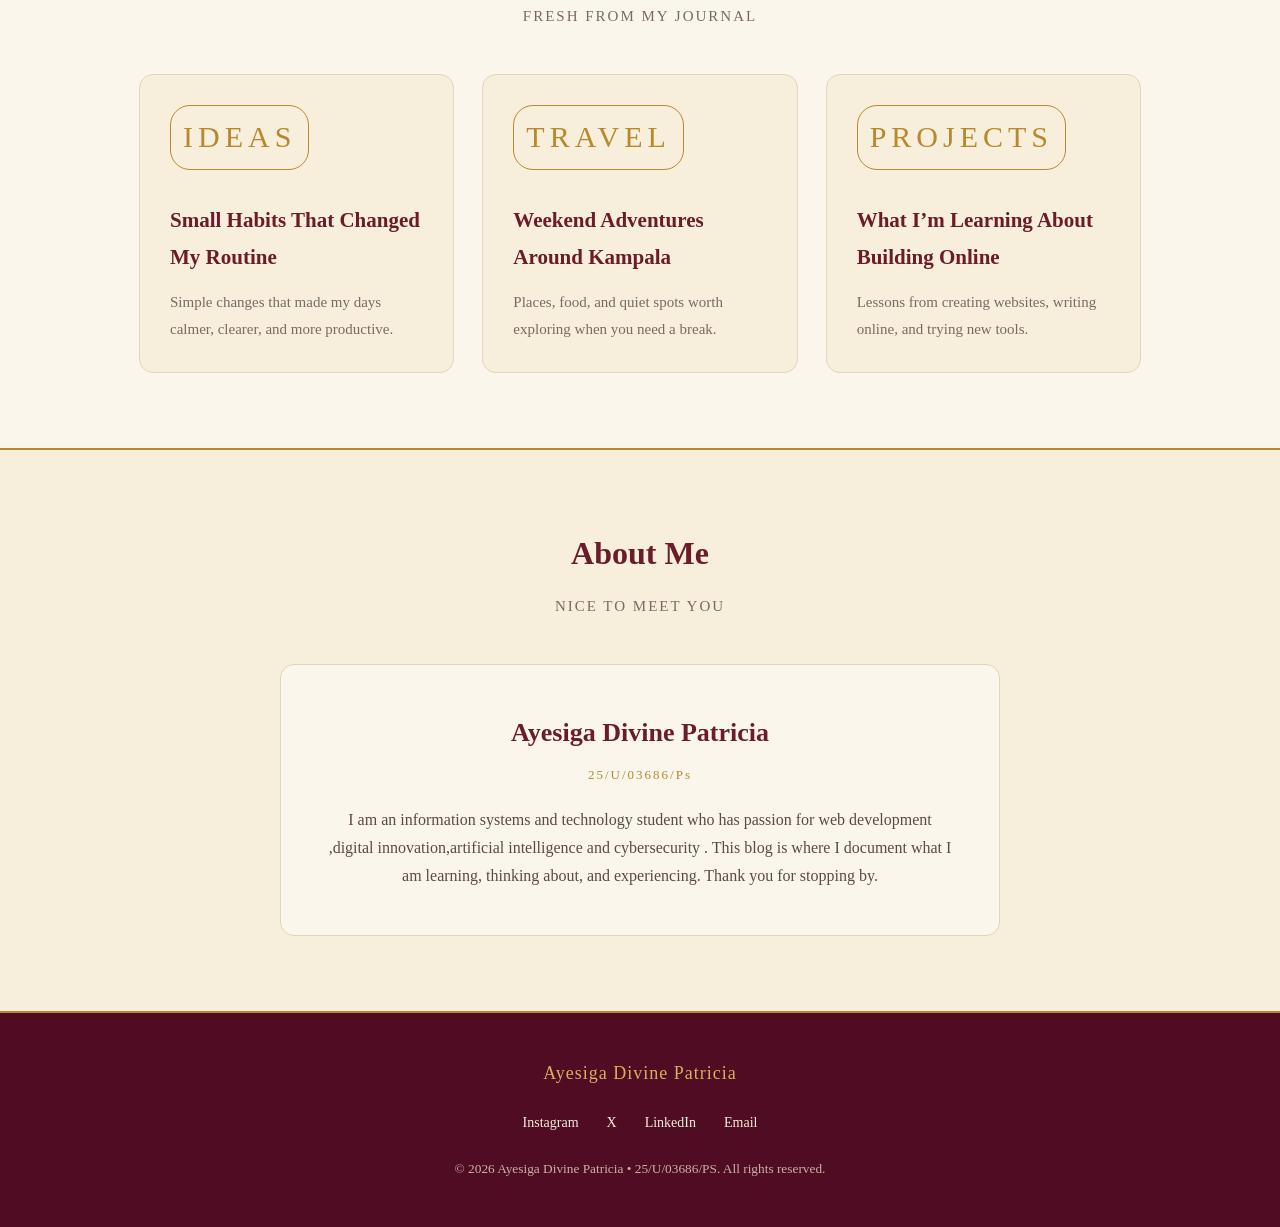
<file: divine/index.html>
<!DOCTYPE html>
<html lang="en">
<head>
  <meta charset="UTF-8" />
  <meta name="viewport" content="width=device-width, initial-scale=1.0" />
  <title>Ayesiga Divine Patricia | Personal Blog</title>
  <style>
    :root {
      --burgundy: #6b1c2a;
      --deep-wine: #4f0c22;
      --gold: #b7892b;
      --soft-gold: #d7b15d;
      --cream: #f7eedc;
      --ivory: #fbf6ec;
      --charcoal: #2b1b1f;
      --muted: #7a6a63;
    }

    * {
      margin: 0;
      padding: 0;
      box-sizing: border-box;
      font-family: Georgia, "Times New Roman", serif;
    }

    body {
      background: var(--ivory);
      color: var(--charcoal);
      line-height: 1.75;
    }

    .container {
      max-width: 1050px;
      margin: 0 auto;
      padding: 0 24px;
    }

    /* Header */
    header {
      background: var(--cream);
      border-bottom: 2px solid var(--gold);
      padding: 22px 0;
    }

    .top-bar {
      display: flex;
      justify-content: space-between;
      align-items: center;
      flex-wrap: wrap;
      gap: 12px;
    }

    .identity {
      display: flex;
      flex-direction: column;
    }

    .name {
      font-size: 22px;
      font-weight: bold;
      color: var(--burgundy);
      letter-spacing: 0.5px;
    }

    .student-id {
      font-size: 13px;
      color: var(--muted);
      letter-spacing: 1px;
    }

    nav a {
      margin-left: 24px;
      text-decoration: none;
      color: var(--charcoal);
      font-size: 15px;
      letter-spacing: 1px;
    }

    nav a:hover {
      color: var(--burgundy);
      border-bottom: 1px solid var(--gold);
    }

    /* Hero */
    .hero {
      background:
        linear-gradient(rgba(79, 12, 34, 0.88), rgba(79, 12, 34, 0.88)),
        var(--deep-wine);
      color: var(--cream);
      text-align: center;
      padding: 110px 24px;
      border-bottom: 4px solid var(--gold);
    }

    .hero .student-id {
      color: var(--soft-gold);
      font-size: 14px;
      letter-spacing: 3px;
      text-transform: uppercase;
      margin-bottom: 18px;
    }

    .hero h1 {
      font-size: 50px;
      line-height: 1.15;
      margin-bottom: 18px;
    }

    .hero h1 span {
      color: var(--soft-gold);
    }

    .hero p {
      max-width: 640px;
      margin: 0 auto;
      color: #f0e3d0;
      font-size: 18px;
    }

    .gold-line {
      width: 80px;
      height: 2px;
      background: var(--gold);
      margin: 28px auto;
    }

    .button {
      display: inline-block;
      margin-top: 10px;
      padding: 13px 32px;
      background: var(--gold);
      color: var(--deep-wine);
      text-decoration: none;
      border-radius: 30px;
      font-size: 15px;
      font-weight: bold;
      letter-spacing: 1px;
      transition: 0.25s ease;
    }

    .button:hover {
      background: var(--cream);
      color: var(--burgundy);
    }

    /* Sections */
    section {
      padding: 75px 0;
    }

    .section-title {
      text-align: center;
      font-size: 32px;
      color: var(--burgundy);
      margin-bottom: 12px;
    }

    .section-subtitle {
      text-align: center;
      color: var(--muted);
      margin-bottom: 45px;
      font-size: 15px;
      letter-spacing: 2px;
      text-transform: uppercase;
    }

    /* Featured post */
    .featured {
      background: var(--cream);
      border: 1px solid #e3d4bb;
      border-top: 4px solid var(--burgundy);
      border-radius: 14px;
      overflow: hidden;
      display: flex;
      flex-direction: row;
      gap: 30px;
      align-items: flex-start;
      box-shadow: 0 18px 40px rgba(79, 12, 34, 0.08);
    }

    .photo.jpeg {
      background: linear-gradient(135deg, var(--burgundy), var(--deep-wine));
      min-height: 450px;
      
      position: relative;
    }

    .photo.jpeg::after {
      content: "A";
      position: absolute;
      
      inset: 0;
      display: grid;
      place-items: center;
      font-size: 500px;
      color: rgba(215, 177, 93, 0.35);
    }

    .featured-content {
      padding: 45px;
    }

    .tag {
      display: inline-block;
      font-size: 30px;
      letter-spacing: 5px;
      text-transform: uppercase;
      color: var(--gold);
      border: 1px solid var(--gold);
      padding: 5px 12px;
      border-radius: 20px;
      margin-bottom: 18px;
    }

    .featured-content h2 {
      font-size: 30px;
      color: var(--burgundy);
      margin-bottom: 15px;
    }

    .featured-content p {
      color: #5c4a44;
      margin-bottom: 25px;
    }

    /* Posts */
    .posts {
      display: grid;
      grid-template-columns: repeat(auto-fit, minmax(280px, 1fr));
      gap: 28px;
    }

    .post-card {
      background: var(--cream);
      border: 1px solid #e3d4bb;
      border-radius: 14px;
      padding: 30px;
      transition: transform 0.25s ease, box-shadow 0.25s ease;
    }

    .post-card:hover {
      transform: translateY(-6px);
      box-shadow: 0 16px 35px rgba(79, 12, 34, 0.12);
    }

    .post-card h3 {
      font-size: 21px;
      color: var(--burgundy);
      margin: 14px 0;
    }

    .post-card p {
      color: var(--muted);
      font-size: 15px;
    }

    /* About */
    .about {
      background: var(--cream);
      border-top: 2px solid var(--gold);
      border-bottom: 2px solid var(--gold);
      text-align: center;
    }

    .about-card {
      max-width: 720px;
      margin: 0 auto;
      background: var(--ivory);
      border: 1px solid #e3d4bb;
      border-radius: 14px;
      padding: 45px;
    }

    .about-card h3 {
      color: var(--burgundy);
      font-size: 26px;
      margin-bottom: 8px;
    }

    .about-card .student-id {
      color: var(--gold);
      font-size: 13px;
      letter-spacing: 2px;
      margin-bottom: 20px;
    }

    .about-card p {
      color: #5c4a44;
    }

    /* Footer */
    footer {
      background: var(--deep-wine);
      color: var(--cream);
      padding: 45px 0;
      text-align: center;
    }

    .footer-name {
      color: var(--soft-gold);
      font-size: 18px;
      letter-spacing: 1px;
    }

    .socials {
      margin: 18px 0;
    }

    .socials a {
      margin: 0 12px;
      color: var(--cream);
      text-decoration: none;
      font-size: 14px;
    }

    .socials a:hover {
      color: var(--soft-gold);
    }

    footer small {
      color: #c9b3a6;
    }

    @media (max-width: 760px) {
      .featured {
        grid-template-columns: 1fr;
      }

      .hero h1 {
        font-size: 34px;
      }

      nav a {
        margin-left: 14px;
      }
    }
  /* Seven & Bloom return bar */
.sab-bar{background:#4a1a5c;color:#fff;display:flex;align-items:center;justify-content:space-between;gap:12px;padding:10px 18px;font-size:14px;font-weight:600;font-family:system-ui,sans-serif}
.sab-bar a{color:#fff;text-decoration:none;background:rgba(255,255,255,.16);padding:7px 14px;border-radius:99px;white-space:nowrap;font-size:13px;transition:background .2s}
.sab-bar a:hover{background:rgba(255,255,255,.28)}
.sab-bar span{opacity:.9;font-size:14px}
/* Dark mode */
body.dark {
  --cream: #2a1a20;
  --ivory: #1f1418;
  --charcoal: #f5ebe3;
  --muted: #c4b0a8;
  --burgundy: #d4a0a8;
  --deep-wine: #e8c4c8;
  background: var(--ivory);
  color: var(--charcoal);
}
body.dark header { background: #2a1a20; border-color: #b7892b; }
body.dark .sab-bar { background: #1a0f14; }
.theme-btn {
  background: transparent; border: 1.5px solid var(--gold); color: var(--charcoal);
  width: 36px; height: 36px; border-radius: 50%; cursor: pointer;
  font-size: 1rem; display: grid; place-items: center; transition: all .2s;
}
.theme-btn:hover { background: var(--gold); color: #fff; }
body.dark .theme-btn { color: var(--charcoal); border-color: var(--soft-gold); }
</style>
</head>
<body>
  <div class="sab-bar"><a href="../seven-and-bloom.html">← Seven &amp; Bloom</a><span>Divine’s Blog</span></div>

  <header>
    <div class="container top-bar">
      <div class="identity">
        <div class="name">Ayesiga Divine Patricia</div>
        <div class="student-id">25/U/03686/PS</div>
      </div>

      <nav>
        <a href="#">Home</a>
        <a href="#posts">Blog</a>
        <a href="#about">About</a>
        <a href="#">Contact</a>
        <button class="theme-btn" id="themeToggle" aria-label="Toggle dark mode" title="Toggle light/dark mode">☾</button>
      </nav>
    </div>
  </header>

  <section class="hero">
    <div class="student-id">Ayesiga Divine Patricia • 25/U/03686/Ps</div>
    <h1>Thoughts, Stories & <span>Student Life</span></h1>
    <div class="gold-line"></div>
    <p>
      Welcome to my personal space, where I share ideas, experiences,
      projects, and lessons from everyday life.
    </p>
    <a href="#featured" class="button">Read the Blog</a>
  </section>

  <section id="featured">
    <div class="container">
      <h2 class="section-title">Featured Post</h2>
      <p class="section-subtitle">A closer look</p>

      <article class="featured">
        <div class="photo.jpeg"></div>
        <img src="photo.jpeg" alt="Featured Post Image" class="photo.jpeg" style="width:50%;height:350px; object-fit:contain; order:2;" />

        <div class="featured-content" style="flex:1; order:1;">
          <span class="tag">Student Life</span>
          <h2>How I Stay Organized as a Student</h2>
          <p>
            Between lectures, assignments, and personal goals, staying organized
            can feel overwhelming. Here are the simple systems that help me manage
            my time and remain focused.
          </p>
          <a href="#" class="button">Read More</a>
        </div>
      </article>
    </div>
  </section>

  <section id="posts">
    <div class="container">
      <h2 class="section-title">Recent Posts</h2>
      <p class="section-subtitle">Fresh from my journal</p>

      <div class="posts">
        <article class="post-card">
          <span class="tag">Ideas</span>
          <h3>Small Habits That Changed My Routine</h3>
          <p>Simple changes that made my days calmer, clearer, and more productive.</p>
        </article>

        <article class="post-card">
          <span class="tag">Travel</span>
          <h3>Weekend Adventures Around Kampala</h3>
          <p>Places, food, and quiet spots worth exploring when you need a break.</p>
        </article>

        <article class="post-card">
          <span class="tag">Projects</span>
          <h3>What I’m Learning About Building Online</h3>
          <p>Lessons from creating websites, writing online, and trying new tools.</p>
        </article>
      </div>
    </div>
  </section>

  <section id="about" class="about">
    <div class="container">
      <h2 class="section-title">About Me</h2>
      <p class="section-subtitle">Nice to meet you</p>

      <div class="about-card">
        <h3>Ayesiga Divine Patricia</h3>
        <div class="student-id">25/U/03686/Ps</div>
        <p>
          I am an information systems and technology student who has passion for web development ,digital innovation,artificial intelligence and cybersecurity . This blog is where I
          document what I am learning, thinking about, and experiencing.
          Thank you for stopping by.
        </p>
      </div>
    </div>
  </section>

  <footer>
    <div class="container">
      <div class="footer-name">Ayesiga Divine Patricia</div>
      <div class="socials">
        <a href="#">Instagram</a>
        <a href="#">X</a>
        <a href="#">LinkedIn</a>
        <a href="#">Email</a>
      </div>
      <small>© 2026 Ayesiga Divine Patricia • 25/U/03686/PS. All rights reserved.</small>
    </div>
  </footer>
  <script>
  (function(){
    const btn=document.getElementById('themeToggle');
    const key='divine-theme';
    const saved=localStorage.getItem(key);
    if(saved==='dark'){document.body.classList.add('dark');btn.textContent='☀';}
    btn.addEventListener('click',()=>{
      document.body.classList.toggle('dark');
      const isDark=document.body.classList.contains('dark');
      btn.textContent=isDark?'☀':'☾';
      localStorage.setItem(key,isDark?'dark':'light');
    });
  })();
  </script>
</body>
</html>
</file>
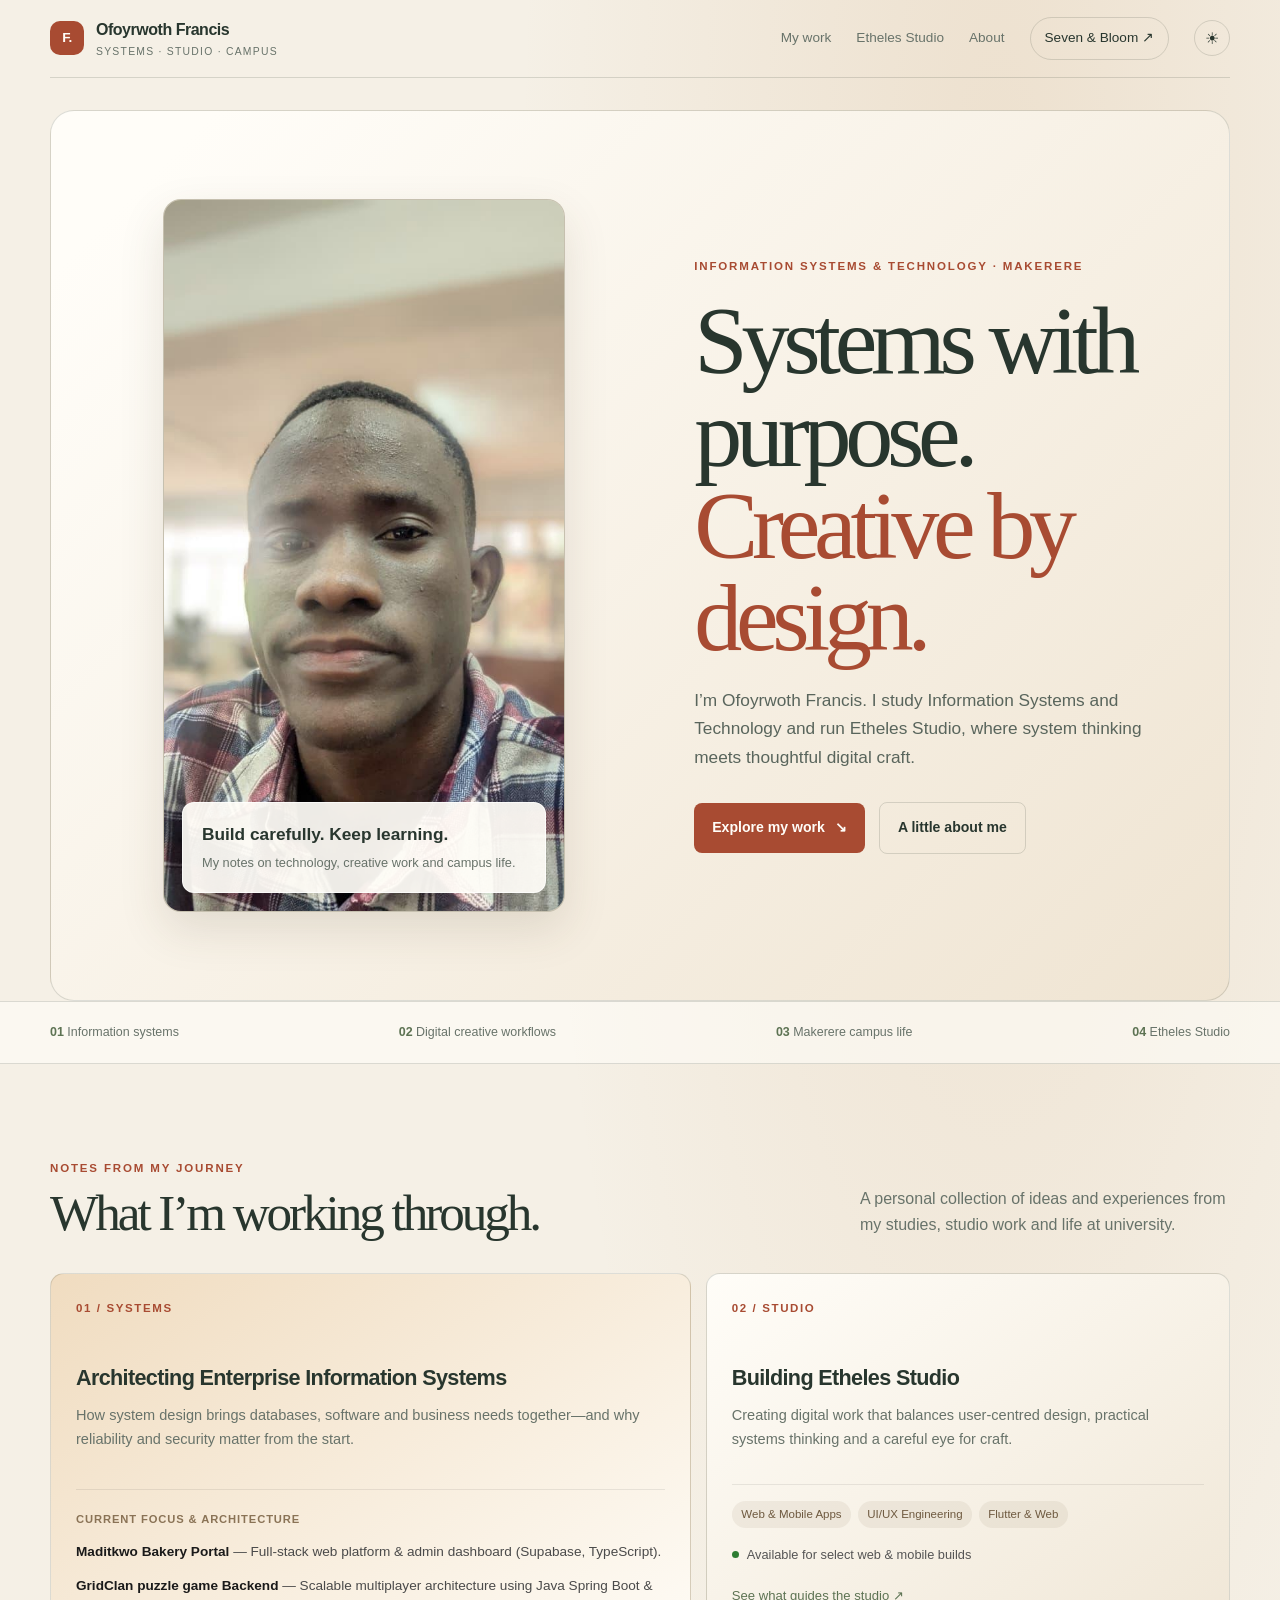
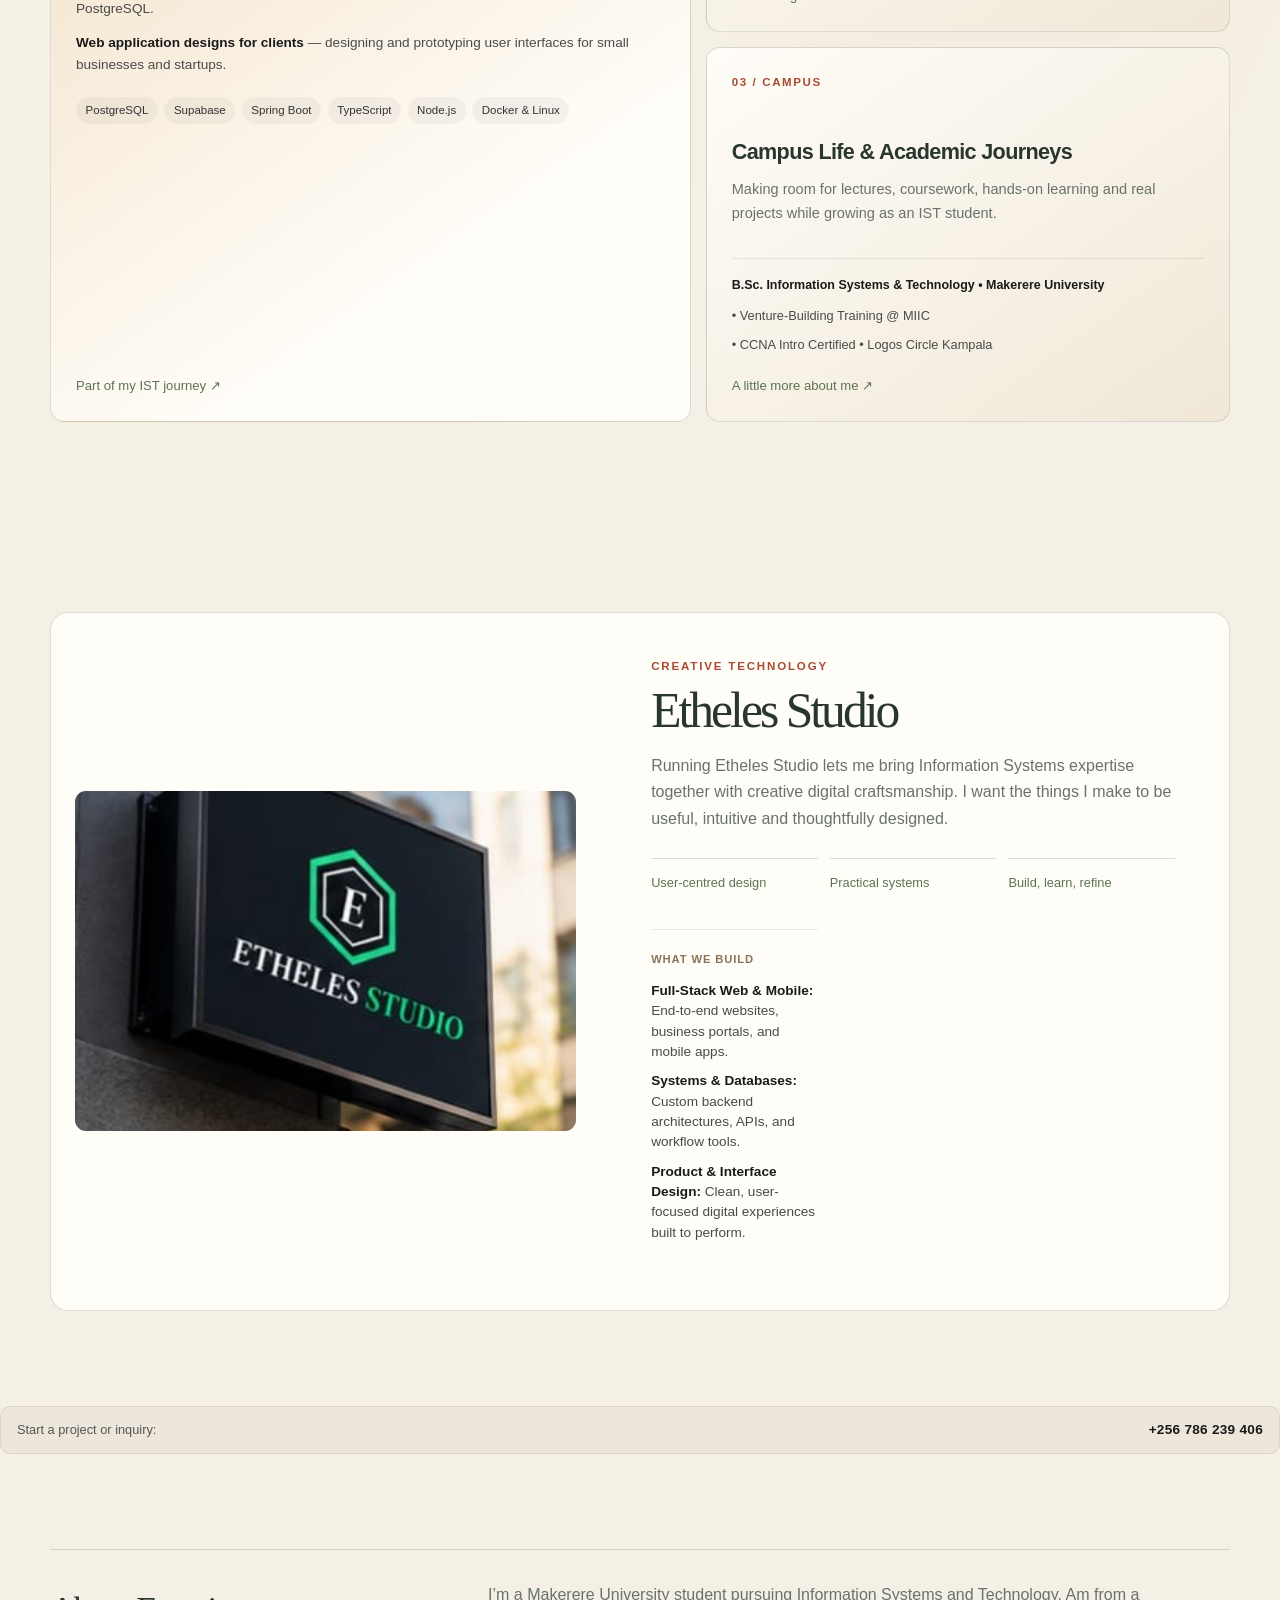
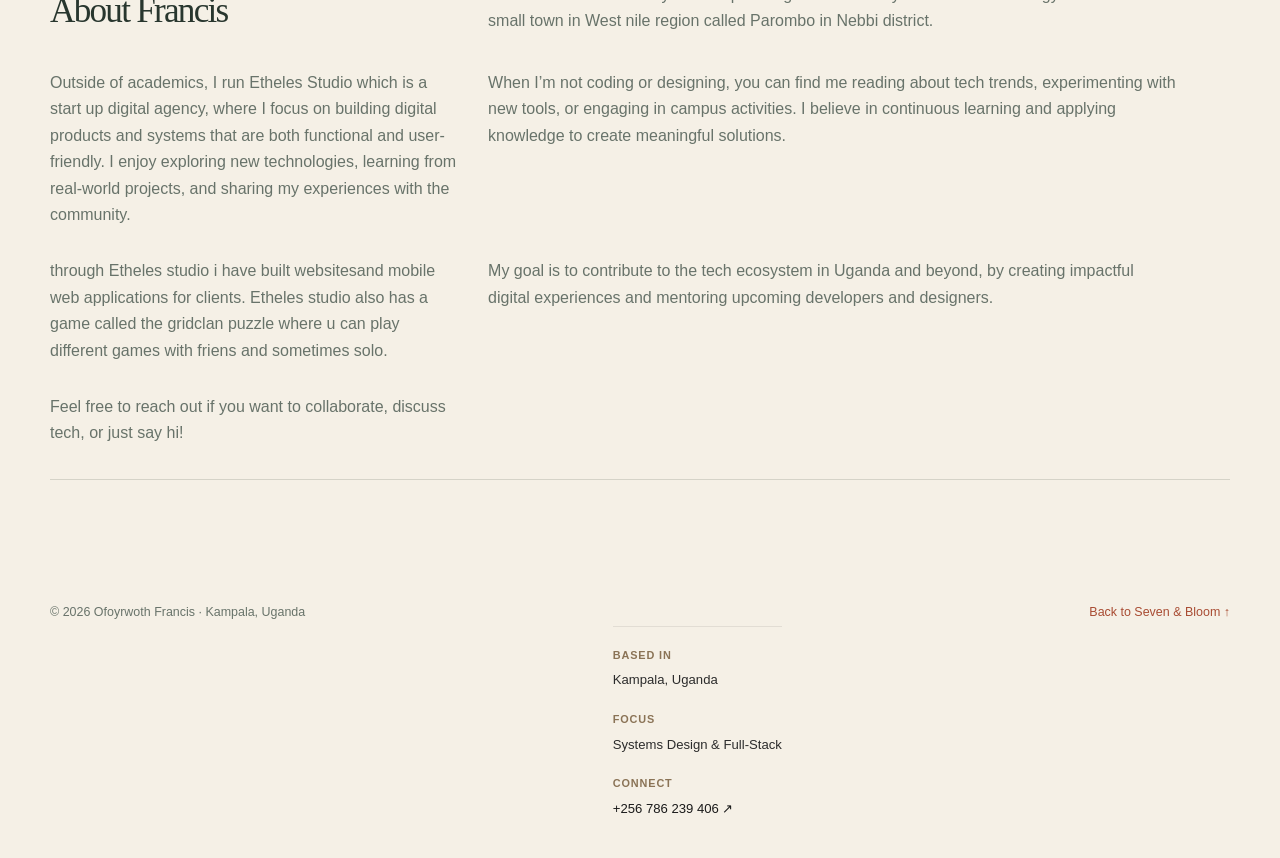
<file: frank/index.html>
<!doctype html>
<html lang="en">
<head>
  <meta charset="utf-8">
  <meta name="viewport" content="width=device-width, initial-scale=1">
  <meta name="description" content="Ofoyrwoth Francis on Information Systems, Etheles Studio and student life at Makerere University.">
  <meta name="theme-color" content="#101820">
  <title>Ofoyrwoth Francis — Systems, Studio, Campus</title>
  <style>
    :root {
      color-scheme: light;
      --ink: #f5f0e6;
      --panel: #fffdf8;
      --panel-light: #f0e7d7;
      --line: rgba(45, 56, 45, .16);
      --paper: #28362e;
      --muted: #68736a;
      --lime: #a84b32;
      --mint: #5d7353;
      --max: 1180px;
    }
    * { box-sizing: border-box; }
    html { scroll-behavior: smooth; }
    body {
      margin: 0;
      background:
        radial-gradient(ellipse at 78% 6%, rgba(195, 142, 82, .16), transparent 30rem),
        var(--ink);
      color: var(--paper);
      font: 16px/1.65 Inter, "Segoe UI", sans-serif;
    }
    a { color: inherit; }
    .shell { width: min(var(--max), calc(100% - 48px)); margin: auto; }
    .topbar {
      display:flex; align-items:center; justify-content:space-between; gap:24px;
      min-height:78px; border-bottom:1px solid var(--line);
    }
    .brand { display:flex; align-items:center; gap:12px; text-decoration:none; font-weight:700; letter-spacing:-.03em; }
    .brand-mark { display:grid; place-items:center; width:34px; height:34px; color:#fffdf8; background:var(--lime); border-radius:10px; font-size:.85rem; }
    .brand small { display:block; color:var(--muted); font-size:.65rem; font-weight:500; letter-spacing:.12em; text-transform:uppercase; }
    .top-links { display:flex; align-items:center; gap:25px; }
    .top-links a { color:var(--muted); text-decoration:none; font-size:.85rem; }
    .top-links a:hover { color:var(--lime); }
    .home-link { padding:9px 14px; border:1px solid var(--line); border-radius:999px; color:var(--paper)!important; }
    .hero {
      display:grid; grid-template-columns:1.02fr .98fr; align-items:center; gap:clamp(35px, 7vw, 90px);
      margin-top:32px; padding:clamp(38px, 6vw, 72px); border:1px solid var(--line);
      border-radius:24px; background:linear-gradient(135deg,#fffdf8 8%,#efe4d2 100%);
    }
    .hero > div:first-child { order:2; }
    .hero > .portrait { order:1; }
    .eyebrow { color:var(--lime); font-size:.72rem; font-weight:700; letter-spacing:.16em; text-transform:uppercase; }
    h1,h2,h3,p { margin-top:0; }
    h1,h2 { font-family:Georgia,"Times New Roman",serif; font-weight:500; }
    h1 { margin:19px 0 22px; max-width:710px; font-size:clamp(3.3rem, 7.5vw, 6.4rem); line-height:.96; letter-spacing:-.065em; }
    h1 span { color:var(--lime); }
    .intro { max-width:580px; color:#59655c; font-size:1.08rem; }
    .hero-actions { display:flex; align-items:center; gap:14px; flex-wrap:wrap; margin-top:31px; }
    .button { display:inline-flex; align-items:center; gap:10px; padding:13px 18px; border-radius:8px; background:var(--lime); color:#fffdf8; font-size:.88rem; font-weight:750; text-decoration:none; }
    .button-quiet { color:var(--paper); border:1px solid var(--line); background:transparent; }
    .portrait { position:relative; min-height:420px; border:1px solid var(--line); border-radius:18px; background:#e4dac8; overflow:hidden; box-shadow:0 18px 45px rgba(75,58,35,.13); }
    .portrait img { display:block; width:100%; height:100%; min-height:420px; object-fit:cover; object-position:50% 34%; filter:saturate(.8); }
    .portrait figcaption { position:absolute; left:18px; right:18px; bottom:18px; padding:17px 19px; border:1px solid rgba(255,255,255,.7); border-radius:12px; background:rgba(255,253,248,.93); color:var(--paper); }
    .portrait figcaption strong { display:block; font-size:1.08rem; }
    .portrait figcaption span { color:var(--muted); font-size:.8rem; }
    .ticker { border-top:1px solid var(--line); border-bottom:1px solid var(--line); color:var(--muted); background:rgba(255,253,248,.6); }
    .ticker-inner { display:flex; flex-wrap:wrap; justify-content:space-between; gap:15px 28px; padding:20px 0; font-size:.78rem; }
    .ticker b { color:var(--mint); font-weight:600; }
    .section { padding:95px 0; }
    .section-heading { display:flex; justify-content:space-between; align-items:end; gap:30px; margin-bottom:34px; }
    .section-heading h2 { margin:9px 0 0; font-size:clamp(2.2rem, 4vw, 3.6rem); line-height:1.02; letter-spacing:-.06em; }
    .section-heading p { max-width:370px; margin:0; color:var(--muted); }
    .story-grid { display:grid; grid-template-columns:1.1fr .9fr; grid-template-rows:repeat(2,minmax(190px,auto)); gap:15px; }
    .story {
      display:flex; flex-direction:column; min-height:320px; padding:25px;
      border:1px solid var(--line); border-radius:14px; background:linear-gradient(145deg,#fffdf8,var(--panel-light));
    }
    .story:first-child { grid-row:1 / 3; min-height:410px; background:linear-gradient(145deg,#f0dcc0,#fffdf8 72%); }
    .story:not(:first-child) { min-height:190px; }
    .story-number { color:var(--lime); font-size:.72rem; font-weight:700; letter-spacing:.14em; }
    .story h3 { margin:48px 0 12px; font-size:1.35rem; line-height:1.15; letter-spacing:-.03em; }
    .story p { color:var(--muted); font-size:.91rem; }
    .story a { margin-top:auto; padding-top:20px; color:var(--mint); font-size:.82rem; text-decoration:none; }
    .studio {
      display:grid; grid-template-columns:.95fr 1.05fr; align-items:center; gap:clamp(26px, 6vw, 75px);
      padding:24px; border:1px solid var(--line); border-radius:18px; background:var(--panel);
    }
    .studio-photo { width:100%; height:340px; object-fit:cover; border-radius:11px; background:#e4dac8; }
    .studio-copy { padding:20px 30px 20px 0; }
    .studio-copy h2 { margin:10px 0 17px; font-size:clamp(2rem, 4vw, 3.1rem); line-height:1; letter-spacing:-.06em; }
    .studio-copy p { color:var(--muted); }
    .values { display:grid; grid-template-columns:repeat(3,1fr); gap:12px; margin-top:26px; }
    .value { padding-top:13px; border-top:1px solid var(--line); color:var(--mint); font-size:.8rem; }
    .about-panel { display:grid; grid-template-columns:.55fr 1fr; gap:30px; padding:32px 0; border-top:1px solid var(--line); border-bottom:1px solid var(--line); }
    .about-panel h2 { margin:0; font-size:2.2rem; letter-spacing:-.05em; }
    .about-panel p { max-width:690px; margin:0; color:var(--muted); }
    footer { padding:27px 0 38px; color:var(--muted); font-size:.78rem; }
    .footer-inner { display:flex; justify-content:space-between; gap:20px; flex-wrap:wrap; }
    footer a { color:var(--lime); text-decoration:none; }
    @media (max-width:800px) {
      .hero { grid-template-columns:1fr; padding:30px; }
      .portrait { max-width:620px; width:100%; min-height:360px; }
      .portrait img { min-height:360px; }
      .story-grid { grid-template-columns:1fr; grid-template-rows:auto; }
      .story, .story:not(:first-child) { min-height:250px; }
      .story:first-child { grid-row:auto; }
      .story h3 { margin-top:30px; }
      .studio { grid-template-columns:1fr; }
      .studio-photo { height:280px; }
      .studio-copy { padding:4px 8px 12px; }
      .about-panel { grid-template-columns:1fr; }
    }
    @media (max-width:540px) {
      .shell { width:min(var(--max), calc(100% - 32px)); }
      .topbar { min-height:68px; }
      .top-links { gap:12px; }
      .top-links a:not(.home-link) { display:none; }
      h1 { font-size:clamp(3rem, 15vw, 4.5rem); }
      .portrait,.portrait img { min-height:320px; }
      .section { padding:70px 0; }
      .section-heading { align-items:start; flex-direction:column; }
      .values { grid-template-columns:1fr; }
    }
    @media (prefers-reduced-motion: no-preference) {
      .story, .button { transition:transform .2s ease, border-color .2s ease; }
      .story:hover { transform:translateY(-4px); border-color:rgba(168,75,50,.45); }
      .button:hover { transform:translateY(-2px); }
    }
  .theme-btn {
      background: transparent; border: 1px solid var(--line); color: var(--paper);
      width: 36px; height: 36px; border-radius: 50%; cursor: pointer;
      font-size: 1rem; display: grid; place-items: center; transition: all .2s;
    }
    .theme-btn:hover { border-color: var(--lime); color: var(--lime); }
    /* Light mode (toggle from default dark-ish look) */
    body.light {
      --ink: #f7f3ec; --panel: #ffffff; --panel-light: #f5efe4;
      --line: rgba(45,56,45,.12); --paper: #1c2a22; --muted: #5c6b60;
      background: radial-gradient(ellipse at 78% 6%, rgba(195,142,82,.12), transparent 30rem), #f7f3ec;
      color: var(--paper);
    }
    body.light .brand-mark { color: #fffdf8; }
  </style>
</head>
<body>
  <header class="shell topbar">
    <a class="brand" href="../seven-and-bloom.html" aria-label="Seven and Bloom home">
      <span class="brand-mark">F.</span>
      <span>Ofoyrwoth Francis<small>Systems · Studio · Campus</small></span>
    </a>
    <nav class="top-links" aria-label="Page navigation">
      <a href="#work">My work</a>
      <a href="#studio">Etheles Studio</a>
      <a href="#about">About</a>
      <a class="home-link" href="../seven-and-bloom.html">Seven &amp; Bloom ↗</a>
      <button class="theme-btn" id="themeToggle" aria-label="Toggle light/dark mode" title="Toggle light/dark mode">☀</button>
    </nav>
  </header>

  <main>
    <section class="shell hero">
      <div>
        <div class="eyebrow">Information Systems &amp; Technology · Makerere</div>
        <h1>Systems with purpose.<br><span>Creative by design.</span></h1>
        <p class="intro">I’m Ofoyrwoth Francis. I study Information Systems and Technology and run Etheles Studio, where system thinking meets thoughtful digital craft.</p>
        <div class="hero-actions">
          <a class="button" href="#work">Explore my work <span aria-hidden="true">↘</span></a>
          <a class="button button-quiet" href="#about">A little about me</a>
        </div>
      </div>
      <figure class="portrait">
        <img src="profile.jpg" alt="Ofoyrwoth Francis">
        <figcaption><strong>Build carefully. Keep learning.</strong><span>My notes on technology, creative work and campus life.</span></figcaption>
      </figure>
    </section>

    <div class="ticker">
      <div class="shell ticker-inner">
        <span><b>01</b> Information systems</span>
        <span><b>02</b> Digital creative workflows</span>
        <span><b>03</b> Makerere campus life</span>
        <span><b>04</b> Etheles Studio</span>
      </div>
    </div>

    <section class="shell section" id="work">
      <div class="section-heading">
        <div><div class="eyebrow">Notes from my journey</div><h2>What I’m working through.</h2></div>
        <p>A personal collection of ideas and experiences from my studies, studio work and life at university.</p>
      </div>
      <div class="story-grid">
        <article class="story">
          <span class="story-number">01 / SYSTEMS</span>
          <h3>Architecting Enterprise Information Systems</h3>
          <p>How system design brings databases, software and business needs together—and why reliability and security matter from the start.</p>
          <!-- Active Systems & Builds -->
<div class="systems-details" style="margin-top: 1.5rem; border-top: 1px solid rgba(0,0,0,0.08); padding-top: 1.25rem;">
  <p style="font-size: 0.7rem; letter-spacing: 0.08em; text-transform: uppercase; color: #8a7356; margin-bottom: 0.75rem; font-weight: 600;">
    Current Focus & Architecture
  </p>
  
  <ul style="list-style: none; padding: 0; margin: 0 0 1.25rem 0; display: flex; flex-direction: column; gap: 0.75rem; font-size: 0.85rem; color: #4a4a4a;">
    <li>
      <strong style="color: #1a1a1a;">Maditkwo Bakery Portal</strong> — Full-stack web platform & admin dashboard (Supabase, TypeScript).
    </li>
    <li>
      <strong style="color: #1a1a1a;">GridClan puzzle game Backend</strong> — Scalable multiplayer architecture using Java Spring Boot & PostgreSQL.
    </li>
    <li>
      <strong style="color: #1a1a1a;">Web application designs for clients</strong> — designing and prototyping user interfaces for small businesses and startups.
    </li>
  </ul>

  <!-- Tech Stack Pills -->
  <div style="display: flex; flex-wrap: wrap; gap: 0.4rem;">
    <span style="font-size: 0.72rem; padding: 0.25rem 0.6rem; border-radius: 999px; background: rgba(0,0,0,0.04); color: #333;">PostgreSQL</span>
    <span style="font-size: 0.72rem; padding: 0.25rem 0.6rem; border-radius: 999px; background: rgba(0,0,0,0.04); color: #333;">Supabase</span>
    <span style="font-size: 0.72rem; padding: 0.25rem 0.6rem; border-radius: 999px; background: rgba(0,0,0,0.04); color: #333;">Spring Boot</span>
    <span style="font-size: 0.72rem; padding: 0.25rem 0.6rem; border-radius: 999px; background: rgba(0,0,0,0.04); color: #333;">TypeScript</span>
    <span style="font-size: 0.72rem; padding: 0.25rem 0.6rem; border-radius: 999px; background: rgba(0,0,0,0.04); color: #333;">Node.js</span>
    <span style="font-size: 0.72rem; padding: 0.25rem 0.6rem; border-radius: 999px; background: rgba(0,0,0,0.04); color: #333;">Docker & Linux</span>
  </div>
</div>
          <a href="#about">Part of my IST journey ↗</a>
        </article>
        <article class="story">
          <span class="story-number">02 / STUDIO</span>
          <h3>Building Etheles Studio</h3>
          <p>Creating digital work that balances user-centred design, practical systems thinking and a careful eye for craft.</p>
          <!-- Studio Capabilities & Status -->
<div class="studio-details" style="margin-top: 1.15rem; border-top: 1px solid rgba(0,0,0,0.08); padding-top: 1rem;">
  
  <!-- Compact Service Tags -->
  <div style="display: flex; flex-wrap: wrap; gap: 0.4rem; margin-bottom: 1rem;">
    <span style="font-size: 0.72rem; padding: 0.25rem 0.6rem; border-radius: 999px; background: rgba(138, 115, 86, 0.1); color: #6e593f; font-weight: 500;">Web & Mobile Apps</span>
    <span style="font-size: 0.72rem; padding: 0.25rem 0.6rem; border-radius: 999px; background: rgba(138, 115, 86, 0.1); color: #6e593f; font-weight: 500;">UI/UX Engineering</span>
    <span style="font-size: 0.72rem; padding: 0.25rem 0.6rem; border-radius: 999px; background: rgba(138, 115, 86, 0.1); color: #6e593f; font-weight: 500;">Flutter & Web</span>
  </div>

  <!-- Live Status Line -->
  <div style="display: flex; align-items: center; gap: 0.5rem; font-size: 0.8rem; color: #555;">
    <span style="width: 7px; height: 7px; border-radius: 50%; background-color: #2e7d32; display: inline-block;"></span>
    <span>Available for select web & mobile builds</span>
  </div>

</div>
          <a href="#studio">See what guides the studio ↗</a>
        </article>
        <article class="story">
          <span class="story-number">03 / CAMPUS</span>
          <h3>Campus Life &amp; Academic Journeys</h3>
          <p>Making room for lectures, coursework, hands-on learning and real projects while growing as an IST student.</p>
        <!-- Campus & Community Snapshot -->
<div class="campus-details" style="margin-top: 1.15rem; border-top: 1px solid rgba(0,0,0,0.08); padding-top: 1rem;">
  
  <p style="font-size: 0.78rem; font-weight: 600; color: #1a1a1a; margin: 0 0 0.6rem 0;">
    B.Sc. Information Systems & Technology • Makerere University
  </p>

  <ul style="list-style: none; padding: 0; margin: 0; display: flex; flex-direction: column; gap: 0.45rem; font-size: 0.8rem; color: #4a4a4a;">
    <li>• Venture-Building Training @ MIIC</li>
    <li>• CCNA Intro Certified • Logos Circle Kampala</li>
  </ul>

</div>
          <a href="#about">A little more about me ↗</a>
        </article>
      </div>
    </section>

    <section class="shell section" id="studio">
      <div class="studio">
        <img class="studio-photo" src="etheles-studio.jpg" alt="Etheles Studio digital design and technology work">
        <div class="studio-copy">
          <div class="eyebrow">Creative technology</div>
          <h2>Etheles Studio</h2>
          <p>Running Etheles Studio lets me bring Information Systems expertise together with creative digital craftsmanship. I want the things I make to be useful, intuitive and thoughtfully designed.</p>
          <div class="values">
            <div class="value">User-centred design</div>
            <div class="value">Practical systems</div>
            <div class="value">Build, learn, refine</div>
            <!-- What Etheles Studio Does & Direct Contact -->
<div class="studio-services-contact" style="margin-top: 1.5rem; padding-top: 1.25rem; border-top: 1px solid rgba(0, 0, 0, 0.08);">
  
  <p style="font-size: 0.7rem; letter-spacing: 0.08em; text-transform: uppercase; color: #8a7356; margin: 0 0 0.75rem 0; font-weight: 600;">
    What We Build
  </p>

  <ul style="list-style: none; padding: 0; margin: 0 0 1.4rem 0; display: flex; flex-direction: column; gap: 0.55rem; font-size: 0.85rem; color: #4a4a4a; line-height: 1.5;">
    <li>
      <strong style="color: #1a1a1a;">Full-Stack Web & Mobile:</strong> End-to-end websites, business portals, and mobile apps.
    </li>
    <li>
      <strong style="color: #1a1a1a;">Systems & Databases:</strong> Custom backend architectures, APIs, and workflow tools.
    </li>
    <li>
      <strong style="color: #1a1a1a;">Product & Interface Design:</strong> Clean, user-focused digital experiences built to perform.
    </li>
  </ul>

  

</div>
          </div>
        </div>
      </div>
    </section>
    <!-- Contact Bar -->
  <div style="display: flex; flex-wrap: wrap; align-items: center; justify-content: space-between; gap: 0.75rem; padding: 0.75rem 1rem; border-radius: 10px; background: rgba(138, 115, 86, 0.07); border: 1px solid rgba(138, 115, 86, 0.16);">
    <span style="font-size: 0.8rem; color: #555; font-weight: 500;">
      Start a project or inquiry:
    </span>
   <a href="https://wa.me/256786239406" style="font-size: 0.85rem; font-weight: 600; color: #1a1a1a; text-decoration: none; letter-spacing: 0.02em;">
  +256 786 239 406
</a>
  </div>

    <section class="shell section" id="about">
      <div class="about-panel">
        <h2>About Francis</h2>
        <p>I’m a Makerere University student pursuing Information Systems and Technology. Am from a small town in West nile region called Parombo in Nebbi district.</p>
        <p>Outside of academics, I run Etheles Studio which is a start up digital agency, where I focus on building digital products and systems that are both functional and user-friendly. I enjoy exploring new technologies, learning from real-world projects, and sharing my experiences with the community.</p>
        <p>When I’m not coding or designing, you can find me reading about tech trends, experimenting with new tools, or engaging in campus activities. I believe in continuous learning and applying knowledge to create meaningful solutions.</p>
        <p> through Etheles studio i have built websitesand mobile web applications for clients. Etheles studio also has a game called the gridclan puzzle where u can play different games with friens and sometimes solo.</p>
        <p>My goal is to contribute to the tech ecosystem in Uganda and beyond, by creating impactful digital experiences and mentoring upcoming developers and designers.</p>
        <p>Feel free to reach out if you want to collaborate, discuss tech, or just say hi!</p>
     
      </div>

    </section>
  </main>

  <footer class="shell">
    <div class="footer-inner">
      <span>© 2026 Ofoyrwoth Francis · Kampala, Uganda</span>
      <!-- Quick Bio Meta & Links -->
<div style="display: grid; grid-template-columns: repeat(auto-fit, minmax(150px, 1fr)); gap: 1.25rem; margin-top: 1.5rem; padding-top: 1.25rem; border-top: 1px solid rgba(0, 0, 0, 0.08); font-size: 0.82rem;">
  
  <div>
    <p style="font-size: 0.68rem; letter-spacing: 0.08em; text-transform: uppercase; color: #8a7356; margin: 0 0 0.3rem 0; font-weight: 600;">Based In</p>
    <p style="margin: 0; color: #2b2b2b;">Kampala, Uganda</p>
  </div>

  <div>
    <p style="font-size: 0.68rem; letter-spacing: 0.08em; text-transform: uppercase; color: #8a7356; margin: 0 0 0.3rem 0; font-weight: 600;">Focus</p>
    <p style="margin: 0; color: #2b2b2b;">Systems Design & Full-Stack</p>
  </div>

  <div>
    <p style="font-size: 0.68rem; letter-spacing: 0.08em; text-transform: uppercase; color: #8a7356; margin: 0 0 0.3rem 0; font-weight: 600;">Connect</p>
    <p style="margin: 0;">
      <a href="tel:+256786239406" style="color: #1a1a1a; text-decoration: none; font-weight: 500; white-space: nowrap;">+256 786 239 406 ↗</a>
    </p>
  </div>

</div>
      <a href="../seven-and-bloom.html">Back to Seven &amp; Bloom ↑</a>
    </div>
  </footer>
  <script>
  (function(){
    const btn=document.getElementById('themeToggle');
    const key='frank-theme';
    const saved=localStorage.getItem(key);
    if(saved==='light'){document.body.classList.add('light');btn.textContent='☾';}
    btn.addEventListener('click',()=>{
      document.body.classList.toggle('light');
      const isLight=document.body.classList.contains('light');
      btn.textContent=isLight?'☾':'☀';
      localStorage.setItem(key,isLight?'light':'dark');
    });
  })();
  </script>
</body>
</html>
</file>
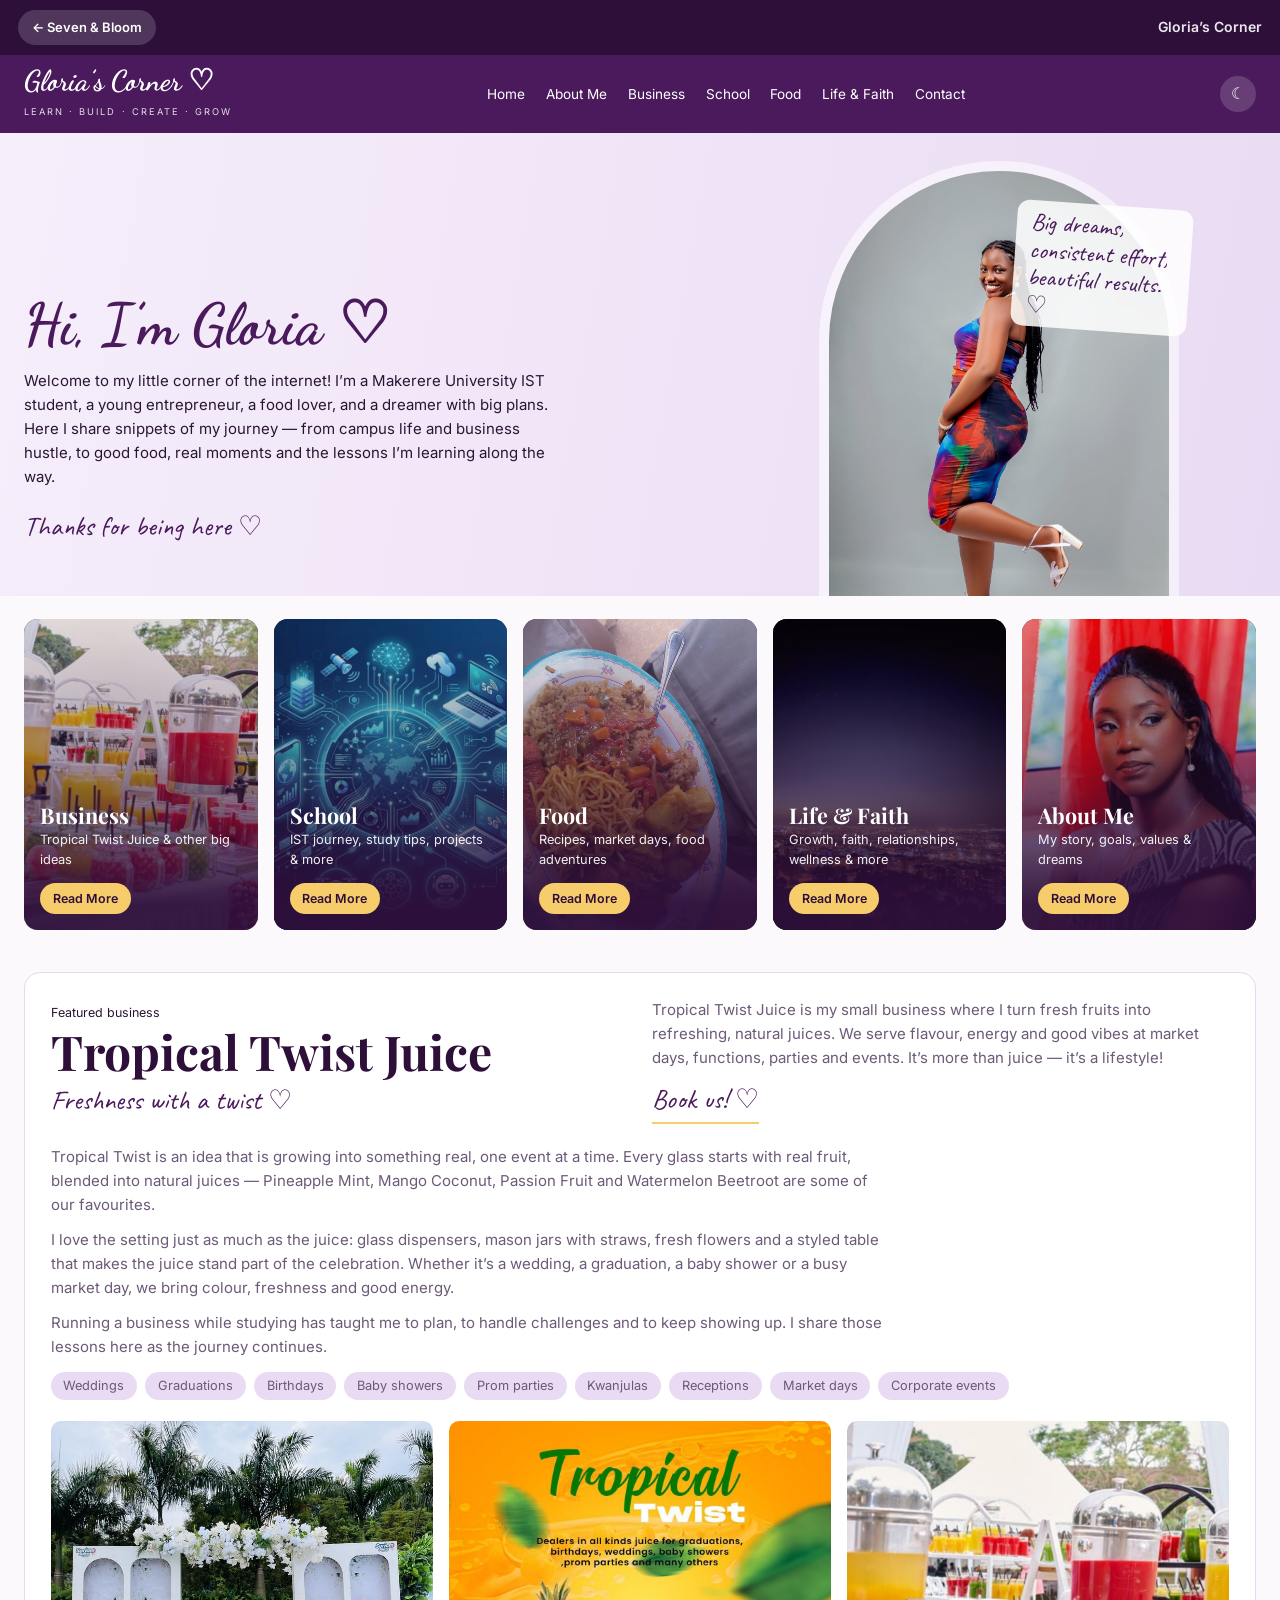
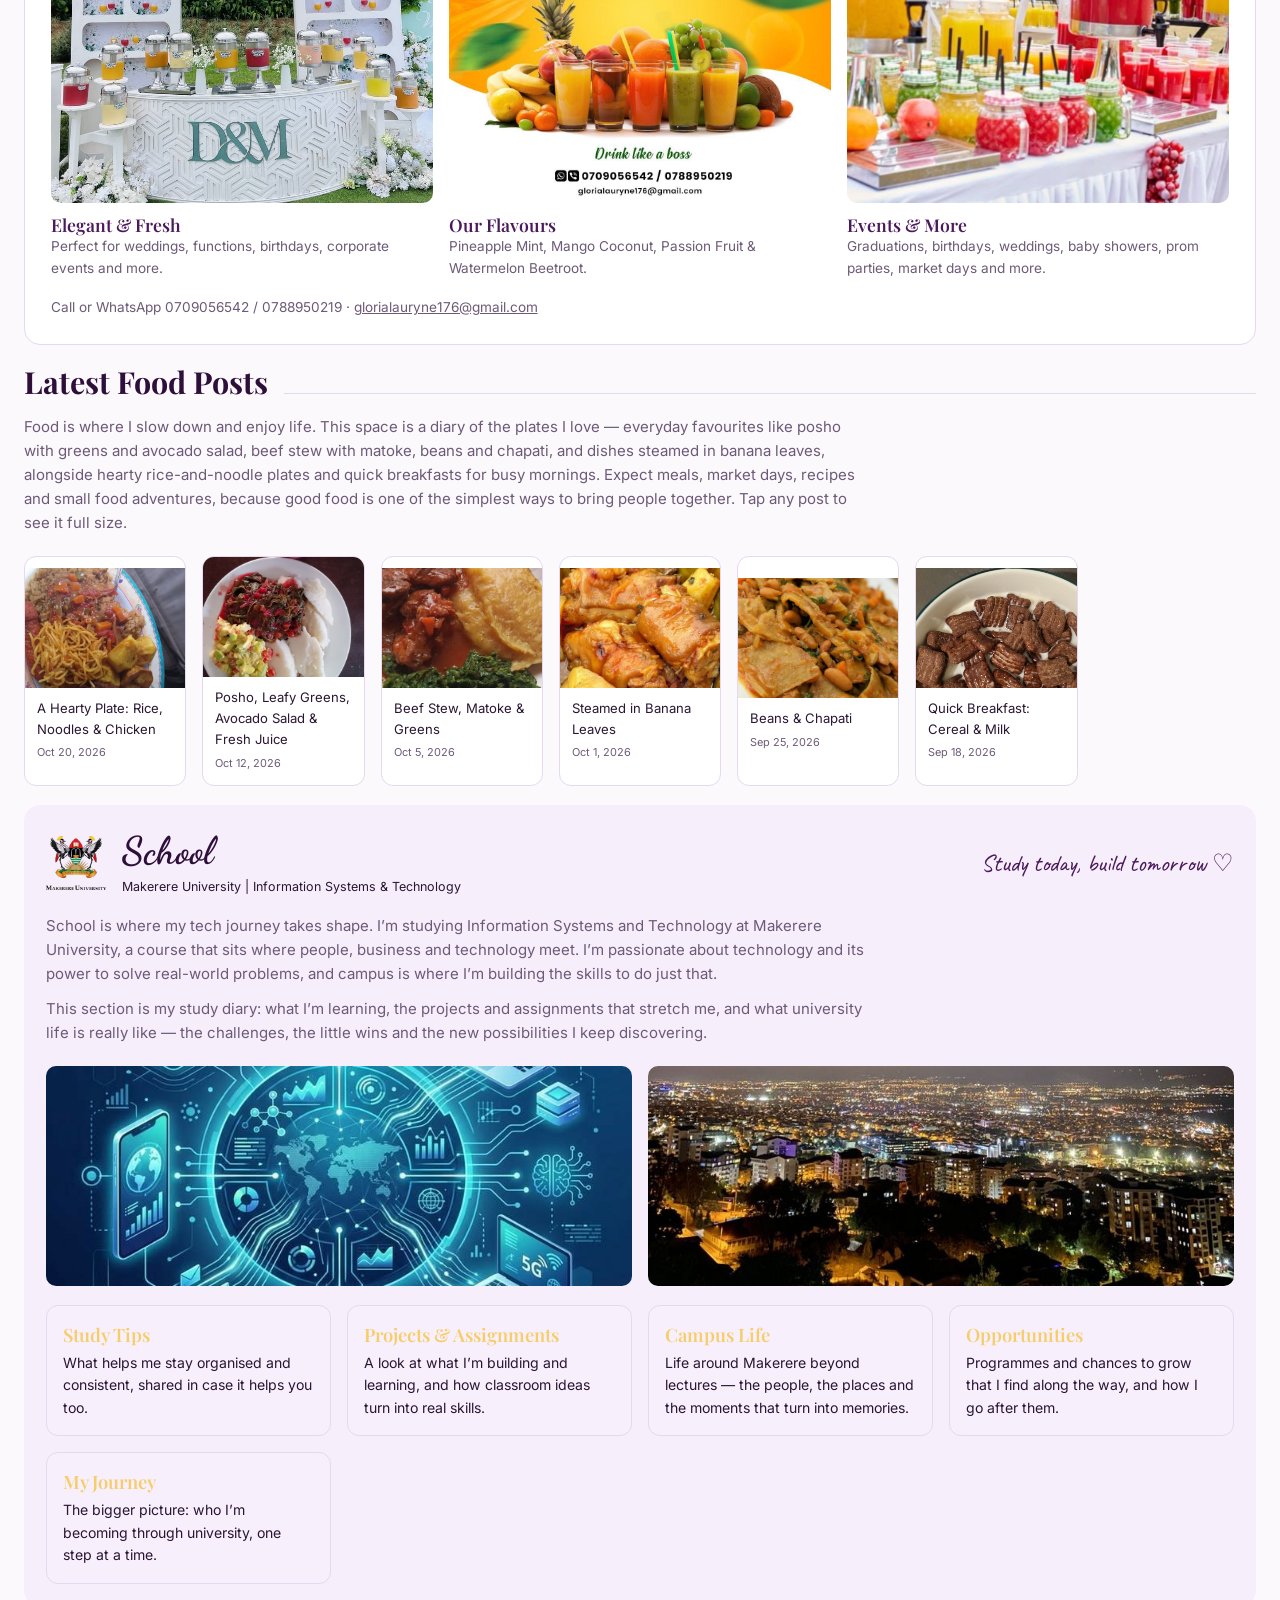
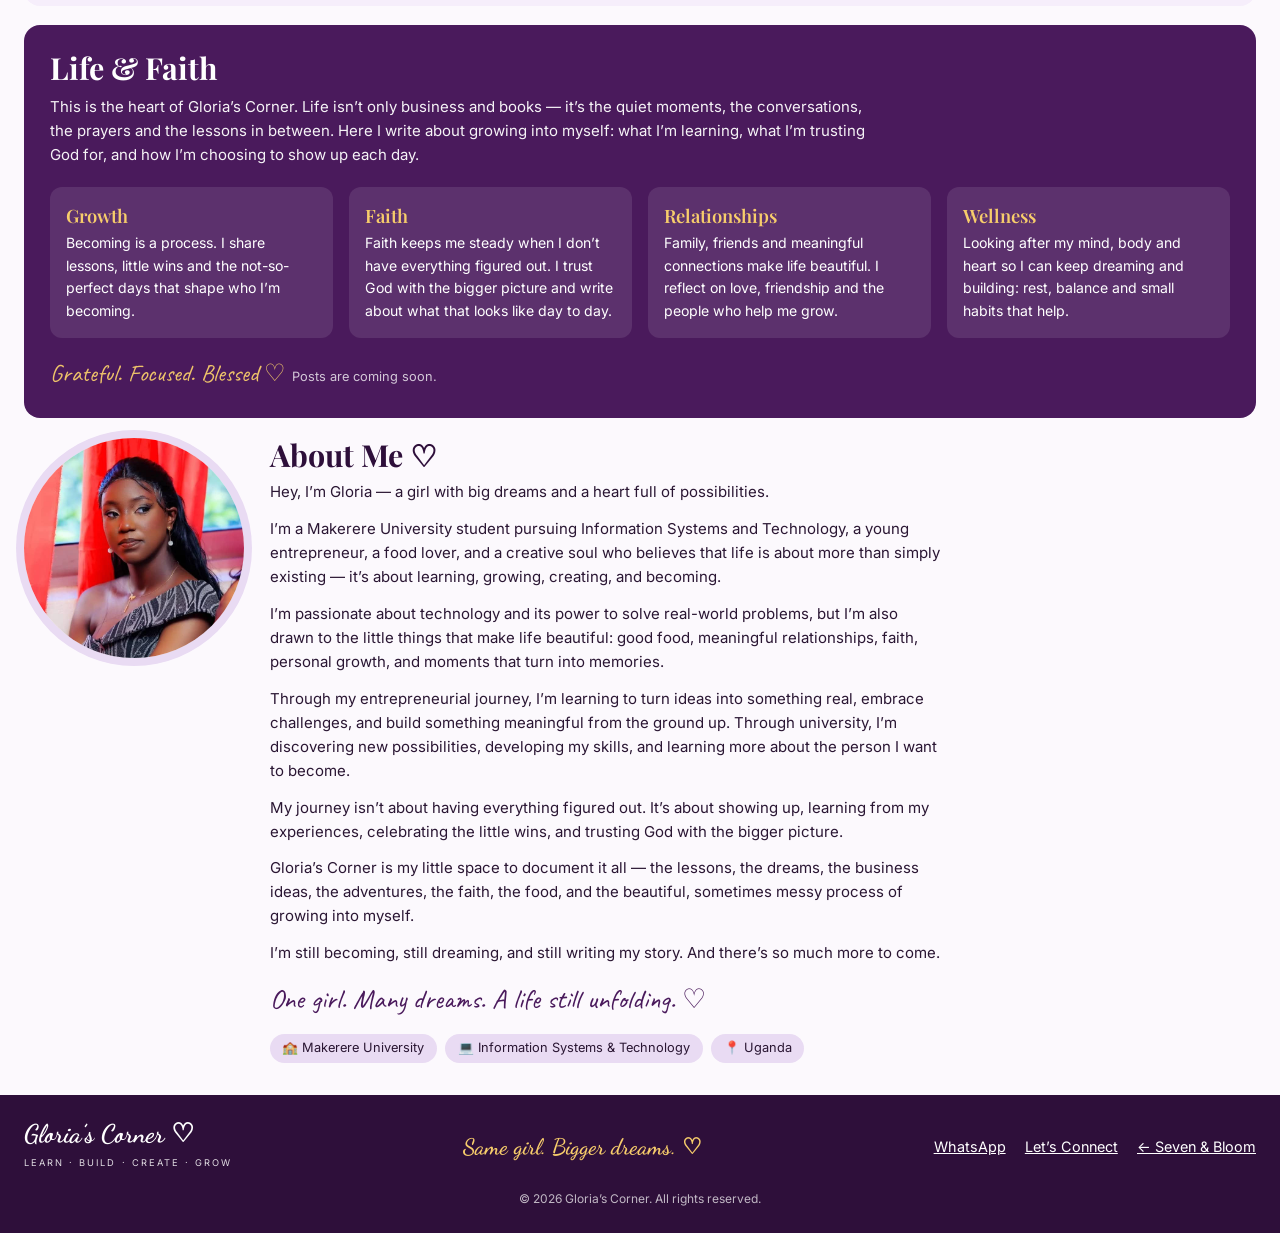
<file: gloria/index.html>
<!DOCTYPE html>
<html lang="en"><head><meta charset="utf-8">
<meta name="viewport" content="width=device-width,initial-scale=1">
<title>Gloria’s Corner — Learn · Build · Create · Grow</title>
<meta name="description" content="Gloria’s Corner: a Makerere IST student’s journey through business, food, life and faith.">
<link rel="icon" href="data:image/svg+xml,%3Csvg xmlns='http://www.w3.org/2000/svg' viewBox='0 0 100 100'%3E%3Ctext y='.9em' font-size='90'%3E%E2%99%A1%3C/text%3E%3C/svg%3E">
<link href="https://fonts.googleapis.com/css2?family=Caveat:wght@500&family=Dancing+Script:wght@600;700&family=Inter:wght@400;500;600&family=Playfair+Display:wght@600;700;800&display=swap" rel="stylesheet">
<style>
:root{--plum:#4a1a5c;--deep:#2e0f3a;--lav:#e9dbf3;--lav2:#f6eefb;--ink:#2a1633;--mut:#6d5a78;--gold:#f7cd6b;--bg:#fcf9fd;--line:#e6d8ef}
*{box-sizing:border-box;margin:0}html{scroll-behavior:smooth}
body{font:400 15px/1.6 Inter,system-ui,sans-serif;color:var(--ink);background:var(--bg)}
img{display:block;max-width:100%}a{color:inherit}
.script{font-family:'Dancing Script',cursive}.hand{font-family:Caveat,cursive;color:var(--plum)}
h1,h2,h3{font-family:'Playfair Display',Georgia,serif;line-height:1.15}
section,footer{scroll-margin-top:90px}
:focus-visible{outline:2px solid var(--gold);outline-offset:3px}
nav{position:sticky;top:0;z-index:20;background:var(--plum);color:#fff;display:flex;flex-wrap:wrap;align-items:center;justify-content:space-between;gap:.4rem 1.5rem;padding:.7rem 1.5rem}
.logo{text-decoration:none}.logo b{font:700 1.8rem/1.1 'Dancing Script',cursive;display:block}.logo small{font-size:.58rem;letter-spacing:.22em;opacity:.85}
nav ul{display:flex;gap:1.3rem;list-style:none;padding:0;overflow-x:auto;max-width:100%}
nav li a{text-decoration:none;font-size:.85rem;white-space:nowrap}nav li a:hover{color:var(--gold)}
.hero{background:linear-gradient(100deg,var(--lav2),var(--lav));display:grid;grid-template-columns:1.15fr .85fr;gap:1.5rem;align-items:end;padding:2.4rem 1.5rem 0;overflow:hidden}
.hero h1{font:700 clamp(2.4rem,5vw,3.6rem)/1.1 'Dancing Script',cursive;color:var(--plum);margin-bottom:.8rem}
.hero p{max-width:34rem;margin-bottom:1rem}.hero .thx{font-size:1.7rem;padding-bottom:2rem}
.art{position:relative;justify-self:center;width:min(340px,100%)}
.art img{width:100%;aspect-ratio:4/5;object-fit:cover;object-position:50% 20%;border-radius:999px 999px 0 0;box-shadow:0 0 0 10px rgba(255,255,255,.55)}
.art .hand{position:absolute;top:8%;right:-6%;font-size:1.5rem;line-height:1.15;background:rgba(255,255,255,.85);padding:.5rem .9rem;border-radius:12px;transform:rotate(4deg);max-width:11rem}
.tiles{display:grid;grid-template-columns:repeat(5,1fr);gap:1rem;padding:1.4rem 1.5rem}
.tile{position:relative;isolation:isolate;aspect-ratio:3/4;border-radius:14px;overflow:hidden;color:#fff;text-decoration:none;display:flex;flex-direction:column;justify-content:flex-end;gap:.15rem;padding:1rem;background:var(--deep)}
.tile img{position:absolute;inset:0;width:100%;height:100%;object-fit:cover;z-index:-2}
.tile::after{content:"";position:absolute;inset:0;z-index:-1;background:linear-gradient(to top,rgba(46,15,58,.95) 8%,rgba(46,15,58,.35) 60%,rgba(46,15,58,.1))}
.tile h3{font-size:1.35rem}.tile span{font-size:.8rem;opacity:.92}
.tile i{font-style:normal;align-self:flex-start;margin-top:.6rem;background:var(--gold);color:var(--deep);font-size:.78rem;font-weight:600;padding:.35rem .8rem;border-radius:99px}
.tile:hover img{transform:scale(1.04)}.tile img{transition:transform .4s}
.wrap{padding:0 1.5rem;margin:1.2rem 0}
.biz{border:1px solid var(--line);border-radius:16px;background:#fff;padding:1.6rem}
.biz-top{display:grid;grid-template-columns:1fr 1fr;gap:1.5rem;align-items:center;margin-bottom:1.3rem}
.biz h2{font-size:clamp(2rem,4.5vw,3rem);color:var(--deep)}.biz .hand{font-size:1.7rem}
.biz-top p{color:var(--mut)}
.shots{display:grid;grid-template-columns:1fr 1fr 1fr;gap:1rem}
.shots figure img{width:100%;aspect-ratio:1/1;object-fit:cover;border-radius:10px}
.shots figcaption{padding-top:.6rem;font-size:.85rem;color:var(--mut)}.shots figcaption b{display:block;font:600 1.1rem 'Playfair Display',serif;color:var(--plum)}
.book{display:inline-block;margin-top:.5rem;font-size:1.5rem;text-decoration:none;border-bottom:2px solid var(--gold)}
.contact-line{margin-top:1.1rem;font-size:.85rem;color:var(--mut)}
.sec-h{display:flex;align-items:baseline;gap:1rem;margin-bottom:1rem}.sec-h h2{font-size:1.9rem;color:var(--deep)}.sec-h hr{flex:1;border:0;border-top:1px solid var(--line)}
.posts{display:grid;grid-template-columns:repeat(auto-fill,minmax(160px,1fr));gap:1rem}
.post{background:#fff;border:1px solid var(--line);border-radius:12px;overflow:hidden;padding:0;text-align:left;font:inherit;cursor:pointer;color:inherit}
.post img{width:100%;aspect-ratio:4/3;object-fit:cover}.post div{padding:.6rem .75rem .8rem;font-size:.82rem}
.post small{display:block;color:var(--mut);margin-top:.3rem}
.band{background:var(--plum);color:#fff;border-radius:16px;padding:1.6rem;display:flex;flex-wrap:wrap;gap:.5rem 2rem;align-items:center;justify-content:space-between}
.band h2{font-size:1.9rem}.band p{opacity:.9}.band .hand{color:var(--gold);font-size:1.6rem}
.deep{color:var(--mut);margin-bottom:1.3rem}.deep p{margin-bottom:.7rem;max-width:52rem}.deep .chips{margin-top:.8rem}
.school{background:var(--lav2);border-radius:16px;padding:1.4rem}.school header{display:flex;align-items:center;gap:1rem;flex-wrap:wrap;margin-bottom:1rem}.school header img{height:54px;width:auto;mix-blend-mode:multiply}.school h2{font:700 2.4rem "Dancing Script",cursive;color:var(--deep)}
.school-pics{display:grid;grid-template-columns:1fr 1fr;gap:1rem;margin-bottom:1rem}.school-pics img{width:100%;height:220px;object-fit:cover;border-radius:10px}
.sg{grid-template-columns:repeat(5,1fr)}.sg div{background:#fff;border:1px solid var(--line)}.sg b{color:var(--plum)}
.life{background:var(--plum);color:#fff;border-radius:16px;padding:1.6rem}.life h2{font-size:1.9rem;margin-bottom:.6rem}.life>p{max-width:52rem;opacity:.95}
.life-grid{display:grid;grid-template-columns:repeat(4,1fr);gap:1rem;margin-top:1.2rem}.life-grid div{background:rgba(255,255,255,.1);border-radius:12px;padding:1rem;font-size:.88rem}.life-grid b{display:block;font:600 1.15rem "Playfair Display",serif;color:var(--gold);margin-bottom:.3rem}
.about{display:grid;grid-template-columns:220px 1fr;gap:1.6rem;align-items:start}.about p{margin-bottom:.8rem;max-width:42rem}.about .sign{font-size:1.7rem;margin:.4rem 0 0}
.about img{width:100%;aspect-ratio:1/1;object-fit:cover;border-radius:50%;box-shadow:0 0 0 8px var(--lav)}
.about h2{font-size:1.9rem;color:var(--deep);margin-bottom:.5rem}
.chips{display:flex;flex-wrap:wrap;gap:.5rem;margin-top:.8rem}.chips span{background:var(--lav);border-radius:99px;padding:.25rem .8rem;font-size:.8rem}
footer{background:var(--deep);color:#fff;margin-top:2rem;padding:1.6rem 1.5rem;display:flex;flex-wrap:wrap;gap:1rem 2rem;align-items:center;justify-content:space-between}
footer .logo b{font-size:1.6rem}footer .tag{font:600 1.4rem 'Dancing Script',cursive;color:var(--gold)}
footer nav{all:unset}footer .links{display:flex;gap:1.2rem;flex-wrap:wrap;font-size:.9rem}footer small{flex-basis:100%;text-align:center;opacity:.7;font-size:.75rem}
.lb{position:fixed;inset:0;background:rgba(30,10,40,.88);display:none;align-items:center;justify-content:center;z-index:50;padding:1rem}.lb.on{display:flex}
.lb figure{max-width:min(560px,100%);max-height:100%;color:#fff;text-align:center}.lb img{max-height:78vh;margin:0 auto;border-radius:10px}.lb figcaption{padding-top:.7rem}
.lb button{position:absolute;top:1rem;right:1rem;background:#fff;border:0;border-radius:50%;width:2.4rem;height:2.4rem;font-size:1.3rem;cursor:pointer}
@media(max-width:860px){.hero,.biz-top,.about{grid-template-columns:1fr}.tiles{grid-template-columns:1fr 1fr}.tile:last-child{grid-column:1/-1;aspect-ratio:2/1}
.shots{grid-template-columns:1fr}.life-grid,.sg{grid-template-columns:1fr 1fr}.school-pics{grid-template-columns:1fr}.school-pics img{height:180px}.art{width:min(300px,86%)}.art .hand{right:-4%}.about{grid-template-columns:1fr}.about img{width:160px}.hero .thx{padding-bottom:0}}
@media(prefers-reduced-motion:reduce){html{scroll-behavior:auto}.tile img{transition:none}}
.sab-bar{background:#2e0f3a;color:#fff;display:flex;align-items:center;justify-content:space-between;gap:12px;padding:10px 18px;font-size:14px;font-weight:600;font-family:Inter,system-ui,sans-serif}.sab-bar a{color:#fff;text-decoration:none;background:rgba(255,255,255,.16);padding:7px 14px;border-radius:99px;white-space:nowrap;font-size:13px}.sab-bar a:hover{background:rgba(255,255,255,.28)}.sab-bar span{opacity:.9;font-size:14px}
/* Dark mode */
body.dark{--plum:#c9a8e0;--deep:#1a0f22;--lav:#2a1a35;--lav2:#22162c;--ink:#f3eef6;--mut:#b5a5c0;--gold:#f0cf92;--bg:#1a1220;--line:#3a2a45;background:var(--bg);color:var(--ink)}
body.dark nav{background:#24182c}
body.dark .hero{background:linear-gradient(100deg,#22162c,#2a1a35)}
body.dark .sab-bar{background:#1a0f22}
body.dark footer{background:#1a0f22}
.theme-btn{background:rgba(255,255,255,.16);border:0;color:#fff;width:36px;height:36px;border-radius:50%;cursor:pointer;font-size:1rem;display:grid;place-items:center;transition:background .2s;flex-shrink:0}
.theme-btn:hover{background:rgba(255,255,255,.28)}
</style></head><body>
<div class="sab-bar"><a href="../seven-and-bloom.html">← Seven &amp; Bloom</a><span>Gloria’s Corner</span></div>
<nav>
<a class="logo" href="#top"><b>Gloria’s Corner ♡</b><small>LEARN · BUILD · CREATE · GROW</small></a>
<ul><li><a href="#top">Home</a></li><li><a href="#about">About Me</a></li><li><a href="#business">Business</a></li><li><a href="#school">School</a></li><li><a href="#food">Food</a></li><li><a href="#life">Life &amp; Faith</a></li><li><a href="#contact">Contact</a></li></ul>
<button class="theme-btn" id="themeToggle" aria-label="Toggle dark mode" title="Toggle light/dark mode">☾</button>
</nav>
<header class="hero" id="top">
<div><h1>Hi, I’m Gloria ♡</h1>
<p>Welcome to my little corner of the internet! I’m a Makerere University IST student, a young entrepreneur, a food lover, and a dreamer with big plans. Here I share snippets of my journey — from campus life and business hustle, to good food, real moments and the lessons I’m learning along the way.</p>
<p class="hand thx">Thanks for being here ♡</p></div>
<div class="art"><img src="images/portrait-hero.jpg" alt="Gloria smiling over her shoulder in a colourful dress"><div class="hand">Big dreams, consistent effort, beautiful results. ♡</div></div>
</header>
<main>
<div class="tiles">
<a class="tile" href="#business"><img src="images/biz-dispensers.jpg" alt=""><h3>Business</h3><span>Tropical Twist Juice &amp; other big ideas</span><i>Read More</i></a>
<a class="tile" href="#school"><img src="images/school-tech.jpg" alt=""><h3>School</h3><span>IST journey, study tips, projects &amp; more</span><i>Read More</i></a>
<a class="tile" href="#food"><img src="images/food-hearty-plate.jpg" alt=""><h3>Food</h3><span>Recipes, market days, food adventures</span><i>Read More</i></a>
<a class="tile" href="#life"><img src="images/school-city-night.jpg" alt="" style="object-position:50% 85%"><h3>Life &amp; Faith</h3><span>Growth, faith, relationships, wellness &amp; more</span><i>Read More</i></a>
<a class="tile" href="#about"><img src="images/portrait-about.jpg" alt=""><h3>About Me</h3><span>My story, goals, values &amp; dreams</span><i>Read More</i></a>
</div>

<section class="wrap" id="business"><div class="biz">
<div class="biz-top"><div><small>Featured business</small><h2>Tropical Twist Juice</h2><div class="hand">Freshness with a twist ♡</div></div>
<div><p>Tropical Twist Juice is my small business where I turn fresh fruits into refreshing, natural juices. We serve flavour, energy and good vibes at market days, functions, parties and events. It’s more than juice — it’s a lifestyle!</p><a class="book hand" href="https://wa.me/256709056542?text=Hi%20Gloria%2C%20I%27d%20like%20to%20book%20Tropical%20Twist%20Juice" target="_blank" rel="noopener">Book us! ♡</a></div></div>
<div class="deep"><p>Tropical Twist is an idea that is growing into something real, one event at a time. Every glass starts with real fruit, blended into natural juices — Pineapple Mint, Mango Coconut, Passion Fruit and Watermelon Beetroot are some of our favourites.</p>
<p>I love the setting just as much as the juice: glass dispensers, mason jars with straws, fresh flowers and a styled table that makes the juice stand part of the celebration. Whether it’s a wedding, a graduation, a baby shower or a busy market day, we bring colour, freshness and good energy.</p>
<p>Running a business while studying has taught me to plan, to handle challenges and to keep showing up. I share those lessons here as the journey continues.</p>
<div class="chips"><span>Weddings</span><span>Graduations</span><span>Birthdays</span><span>Baby showers</span><span>Prom parties</span><span>Kwanjulas</span><span>Receptions</span><span>Market days</span><span>Corporate events</span></div></div>
<div class="shots">
<figure><img src="images/biz-floral-setup.jpg" alt="White floral juice stand with dispensers" style="object-position:50% 70%"><figcaption><b>Elegant &amp; Fresh</b>Perfect for weddings, functions, birthdays, corporate events and more.</figcaption></figure>
<figure><img src="images/biz-flyer.jpg" alt="Tropical Twist Juice flyer"><figcaption><b>Our Flavours</b>Pineapple Mint, Mango Coconut, Passion Fruit &amp; Watermelon Beetroot.</figcaption></figure>
<figure><img src="images/biz-dispensers.jpg" alt="Juice dispensers and mason jars on a white table"><figcaption><b>Events &amp; More</b>Graduations, birthdays, weddings, baby showers, prom parties, market days and more.</figcaption></figure></div>
<p class="contact-line">Call or WhatsApp 0709056542 / 0788950219 · <a href="mailto:glorialauryne176@gmail.com">glorialauryne176@gmail.com</a></p>
</div></section>

<section class="wrap" id="food"><div class="sec-h"><h2>Latest Food Posts</h2><hr></div><p class="deep" style="max-width:52rem">Food is where I slow down and enjoy life. This space is a diary of the plates I love — everyday favourites like posho with greens and avocado salad, beef stew with matoke, beans and chapati, and dishes steamed in banana leaves, alongside hearty rice-and-noodle plates and quick breakfasts for busy mornings. Expect meals, market days, recipes and small food adventures, because good food is one of the simplest ways to bring people together. Tap any post to see it full size.</p><div class="posts" id="posts"></div></section>

<section class="wrap" id="school"><div class="school">
<header><img src="images/school-makerere-crest.jpg" alt="Makerere University crest"><div><h2>School</h2><small>Makerere University | Information Systems &amp; Technology</small></div><span class="hand" style="margin-left:auto;font-size:1.5rem">Study today, build tomorrow ♡</span></header>
<div class="deep"><p>School is where my tech journey takes shape. I’m studying Information Systems and Technology at Makerere University, a course that sits where people, business and technology meet. I’m passionate about technology and its power to solve real-world problems, and campus is where I’m building the skills to do just that.</p>
<p>This section is my study diary: what I’m learning, the projects and assignments that stretch me, and what university life is really like — the challenges, the little wins and the new possibilities I keep discovering.</p></div>
<div class="school-pics"><img src="images/school-tech.jpg" alt="Technology and global network illustration"><img src="images/school-city-night.jpg" alt="City lights at night" style="object-position:50% 90%"></div>
<div class="life-grid sg"><div><b>Study Tips</b>What helps me stay organised and consistent, shared in case it helps you too.</div><div><b>Projects &amp; Assignments</b>A look at what I’m building and learning, and how classroom ideas turn into real skills.</div><div><b>Campus Life</b>Life around Makerere beyond lectures — the people, the places and the moments that turn into memories.</div><div><b>Opportunities</b>Programmes and chances to grow that I find along the way, and how I go after them.</div><div><b>My Journey</b>The bigger picture: who I’m becoming through university, one step at a time.</div></div>
</div></section>

<section class="wrap" id="life"><div class="life"><h2>Life &amp; Faith</h2>
<p>This is the heart of Gloria’s Corner. Life isn’t only business and books — it’s the quiet moments, the conversations, the prayers and the lessons in between. Here I write about growing into myself: what I’m learning, what I’m trusting God for, and how I’m choosing to show up each day.</p>
<div class="life-grid"><div><b>Growth</b>Becoming is a process. I share lessons, little wins and the not-so-perfect days that shape who I’m becoming.</div><div><b>Faith</b>Faith keeps me steady when I don’t have everything figured out. I trust God with the bigger picture and write about what that looks like day to day.</div><div><b>Relationships</b>Family, friends and meaningful connections make life beautiful. I reflect on love, friendship and the people who help me grow.</div><div><b>Wellness</b>Looking after my mind, body and heart so I can keep dreaming and building: rest, balance and small habits that help.</div></div>
<p class="hand" style="color:var(--gold);font-size:1.5rem;margin:1rem 0 0">Grateful. Focused. Blessed ♡ <small style="font:.8rem Inter;color:#fff;opacity:.8">Posts are coming soon.</small></p></div></section>

<section class="wrap" id="about"><div class="about"><img src="images/portrait-about.jpg" alt="Portrait of Gloria in front of red curtains"><div><h2>About Me ♡</h2><p>Hey, I’m Gloria — a girl with big dreams and a heart full of possibilities.</p><p>I’m a Makerere University student pursuing Information Systems and Technology, a young entrepreneur, a food lover, and a creative soul who believes that life is about more than simply existing — it’s about learning, growing, creating, and becoming.</p><p>I’m passionate about technology and its power to solve real-world problems, but I’m also drawn to the little things that make life beautiful: good food, meaningful relationships, faith, personal growth, and moments that turn into memories.</p><p>Through my entrepreneurial journey, I’m learning to turn ideas into something real, embrace challenges, and build something meaningful from the ground up. Through university, I’m discovering new possibilities, developing my skills, and learning more about the person I want to become.</p><p>My journey isn’t about having everything figured out. It’s about showing up, learning from my experiences, celebrating the little wins, and trusting God with the bigger picture.</p><p>Gloria’s Corner is my little space to document it all — the lessons, the dreams, the business ideas, the adventures, the faith, the food, and the beautiful, sometimes messy process of growing into myself.</p><p>I’m still becoming, still dreaming, and still writing my story. And there’s so much more to come.</p><p class="hand sign">One girl. Many dreams. A life still unfolding. ♡</p><div class="chips"><span>🏫 Makerere University</span><span>💻 Information Systems &amp; Technology</span><span>📍 Uganda</span></div></div></div></section>
</main>

<footer id="contact">
<a class="logo" href="#top"><b>Gloria’s Corner ♡</b><small>LEARN · BUILD · CREATE · GROW</small></a>
<div class="tag">Same girl. Bigger dreams. ♡</div>
<div class="links"><a href="https://wa.me/256709056542" target="_blank" rel="noopener">WhatsApp</a><a href="mailto:glorialauryne176@gmail.com">Let’s Connect</a><a href="../seven-and-bloom.html">← Seven &amp; Bloom</a></div>
<small>© 2026 Gloria’s Corner. All rights reserved.</small>
</footer>

<div class="lb" id="lb" role="dialog" aria-modal="true" aria-label="Food post"><button aria-label="Close" id="x">×</button><figure><img id="li" alt=""><figcaption id="lc"></figcaption></figure></div>
<script>
const posts=[
["food-hearty-plate","A Hearty Plate: Rice, Noodles & Chicken","Oct 20, 2026"],
["food-posho-juice","Posho, Leafy Greens, Avocado Salad & Fresh Juice","Oct 12, 2026"],
["food-beef-stew","Beef Stew, Matoke & Greens","Oct 5, 2026"],
["food-banana-leaf","Steamed in Banana Leaves","Oct 1, 2026"],
["food-beans-chapati","Beans & Chapati","Sep 25, 2026"],
["food-cereal","Quick Breakfast: Cereal & Milk","Sep 18, 2026"]];
const $=id=>document.getElementById(id);
$("posts").innerHTML=posts.map((p,i)=>`<button class="post" data-i="${i}"><img src="images/${p[0]}.jpg" alt="${p[1]}" loading="lazy"><div>${p[1]}<small>${p[2]}</small></div></button>`).join("");
const close=()=>$("lb").classList.remove("on");
$("posts").onclick=e=>{const b=e.target.closest(".post");if(!b)return;const p=posts[b.dataset.i];$("li").src="images/"+p[0]+".jpg";$("li").alt=p[1];$("lc").textContent=p[1]+" · "+p[2];$("lb").classList.add("on");$("x").focus()};
$("x").onclick=close;$("lb").onclick=e=>{if(e.target.id==="lb")close()};document.onkeydown=e=>{if(e.key==="Escape")close()};
/* Theme toggle */
(function(){
  const btn=document.getElementById('themeToggle');
  const key='gloria-theme';
  const saved=localStorage.getItem(key);
  if(saved==='dark'){document.body.classList.add('dark');btn.textContent='☀';}
  btn.addEventListener('click',()=>{
    document.body.classList.toggle('dark');
    const isDark=document.body.classList.contains('dark');
    btn.textContent=isDark?'☀':'☾';
    localStorage.setItem(key,isDark?'dark':'light');
  });
})();
</script></body></html>
</file>
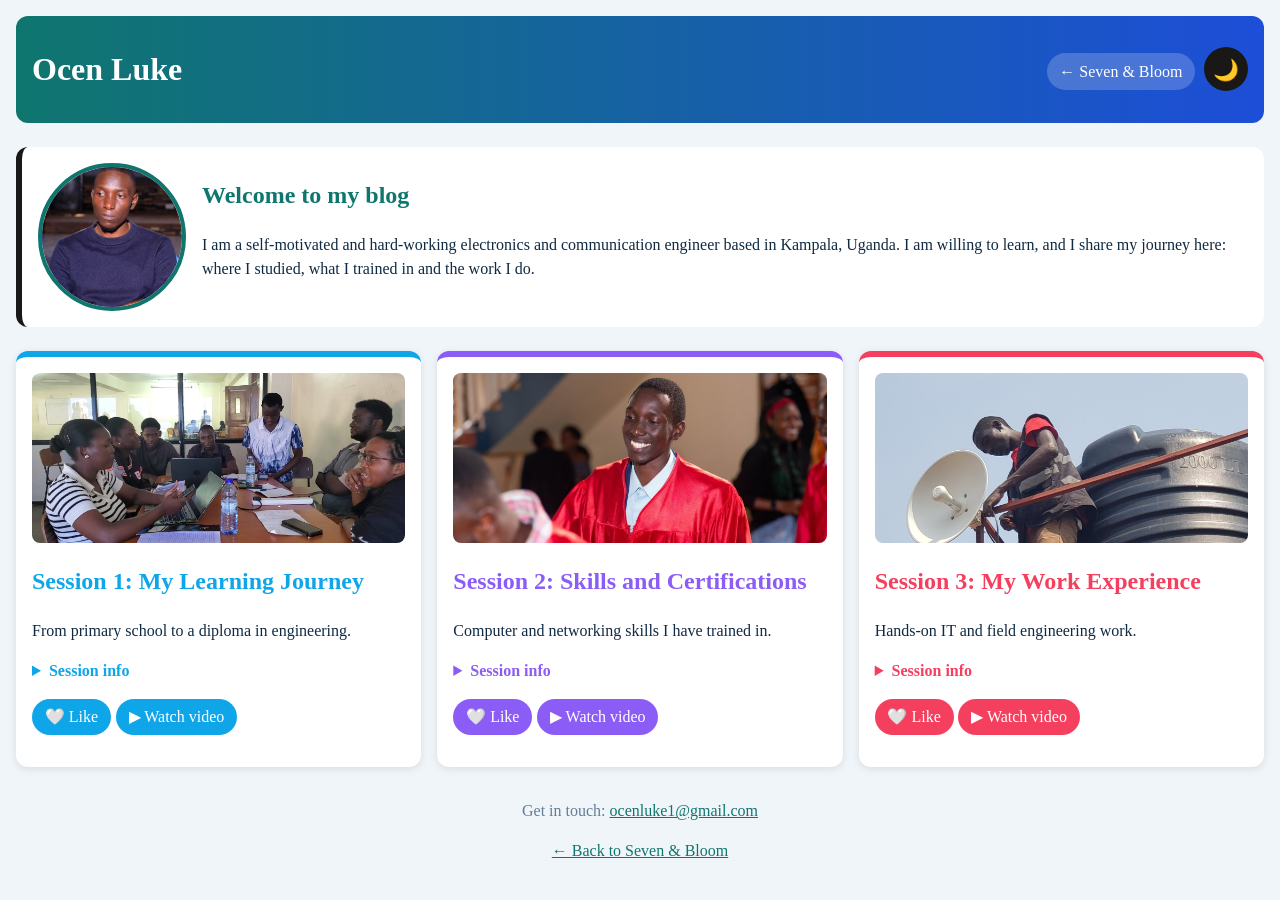
<file: luke/index.html>
<!DOCTYPE html>
<html lang="en">
<head>
<meta charset="utf-8">
<meta name="viewport" content="width=device-width, initial-scale=1">
<title>Ocen Luke | Personal Blog</title>
<style>
  :root { --bg: #f0f5f9; --text: rgb(16, 42, 67); --card: #ffffff; --accent: #0f766e; --accent2: #1a1816; --muted: #627d98; }
  body.dark { --bg: #03050a; --text: #e6edf7; --card: #162033; --accent: #851576; --accent2: #f7f1f1fb; --muted: #a7c89f; }
  body { font-family: Georgia, serif; margin: 0; padding: 1rem; background: var(--bg); color: var(--text); transition: .3s; line-height: 1.5; }
  header, .hero { display: flex; justify-content: space-between; align-items: center; flex-wrap: wrap; gap: 1rem; }
  header { background: linear-gradient(90deg, #0f766e, #1d4ed8); color: #fff; padding: .5rem 1rem; border-radius: 12px; }
  .hero { margin: 1.5rem 0; background: var(--card); padding: 1rem; border-radius: 12px; border-left: 6px solid var(--accent2); }
  .hero img { width: 140px; height: 140px; border-radius: 50%; object-fit: cover; border: 4px solid var(--accent); }
  .hero div { flex: 1; min-width: 240px; }
  .hero h2 { color: var(--accent); margin-top: 0; }
  .grid { display: grid; gap: 1rem; grid-template-columns: repeat(auto-fit, minmax(260px, 1fr)); }
  article { background: var(--card); border-radius: 12px; border-top: 6px solid var(--c); padding: 1rem; transition: transform .2s, box-shadow .2s; box-shadow: 0 2px 8px rgba(0,0,0,.1); }
  article:hover { transform: translateY(-4px); box-shadow: 0 8px 20px rgba(0,0,0,.2); }
  article img { width: 100%; height: 170px; object-fit: cover; display: block; margin-bottom: .5rem; border-radius: 8px; }
  article h2 { color: var(--c); }
  summary { cursor: pointer; font-weight: bold; color: var(--c); }
  button, .link { font: inherit; padding: .4rem .8rem; cursor: pointer; margin-right: .3rem; border: 0; border-radius: 20px; background: var(--c, #fff); color: #fff; text-decoration: none; display: inline-block; }
  #theme { background: var(--accent2); width: 44px; height: 44px; padding: 0; margin: 0; font-size: 1.3rem; border-radius: 50%; }
  button:hover, .link:hover { opacity: .85; }
  footer { margin-top: 2rem; text-align: center; color: var(--muted); }
  footer a { color: var(--accent); }
</style>
</head>
<body>
  <header>
    <h1>Ocen Luke</h1>
    <div><a class="link" href="../seven-and-bloom.html" style="background:rgba(255,255,255,.2)">← Seven &amp; Bloom</a> <button id="theme" title="Switch theme" aria-label="Switch theme">🌙</button></div>
  </header>

  <section class="hero">
    <img src="images/profile.jpg" alt="Ocen Luke" onerror="this.src=ph">
    <div>
      <h2>Welcome to my blog</h2>
      <p>I am a self-motivated and hard-working electronics and communication engineer based in Kampala, Uganda. I am willing to learn, and I share my journey here: where I studied, what I trained in and the work I do.</p>
    </div>
  </section>

  <div class="grid" id="grid"></div>

  <footer>
    <p>Get in touch: <a href="mailto:ocenluke1@gmail.com">ocenluke1@gmail.com</a></p>
    <p><a href="../seven-and-bloom.html">← Back to Seven &amp; Bloom</a></p>
  </footer>

<script>
const ph = "data:image/svg+xml," + encodeURIComponent('<svg xmlns="http://www.w3.org/2000/svg" width="400" height="250"><rect width="100%" height="100%" fill="#93a8d8"/><text x="50%" y="50%" fill="#fff" font-size="22" text-anchor="middle">Add your image here</text></svg>');
const sessions = [
  ["Session 1: My Learning Journey", "From primary school to a diploma in engineering.", "images/session1.jpg", "https://www.youtube.com/", "#0ea5e9", ["Currently pursuing Bachelor of Information Systems and Technology at Makerere University","2022-2024: Diploma in Electronics and Communication Engineering, Uganda Institute of Information and Communication Technology", "2019-2020: UACE, Lira Town College", "2015-2018: UCE, The Academy St. Lawrence Buddo", "2008-2014: Primary Leaving Certificate, Hope Nursery and Primary School"]],
  ["Session 2: Skills and Certifications", "Computer and networking skills I have trained in.", "images/session2.jpg", "https://www.youtube.com/", "#8b5cf6", ["International Computer Driving License (ICDL)", "Cisco Introduction to Networks (CCNA ITN)", "Cisco Introduction to Internet of Things (CCNA IoT)", "Cisco Switching, Routing and Wireless Essentials"]],
  ["Session 3: My Work Experience", "Hands-on IT and field engineering work.", "images/session3.jpg", "https://www.youtube.com/", "#f43f5e", ["Nov 2024 to date: Field Engineer, Haraka Solutions Ltd (Airtel MS Project)", "Jan-Mar 2024: IT Intern, Lira District Local Government", "Jan 2021-Aug 2022: Technical Support Specialist (Volunteer), Lira District Farmers Federation"]]
];
grid.innerHTML = sessions.map(([n, t, img, v, c, info]) => `<article style="--c:${c}"><img src="${img}" alt="${n}" onerror="this.src=ph"><h2>${n}</h2><p>${t}</p><details><summary>Session info</summary><ul>${info.map(i => `<li>${i}</li>`).join("")}</ul></details><p><button onclick="this.textContent='❤️ '+(++this.n||(this.n=1))">🤍 Like</button><a class="link" href="${v}" target="_blank" rel="noopener">▶ Watch video</a></p></article>`).join("");
theme.onclick = () => theme.textContent = document.body.classList.toggle("dark") ? "☀️" : "🌙";
</script>
</body>
</html>
</file>
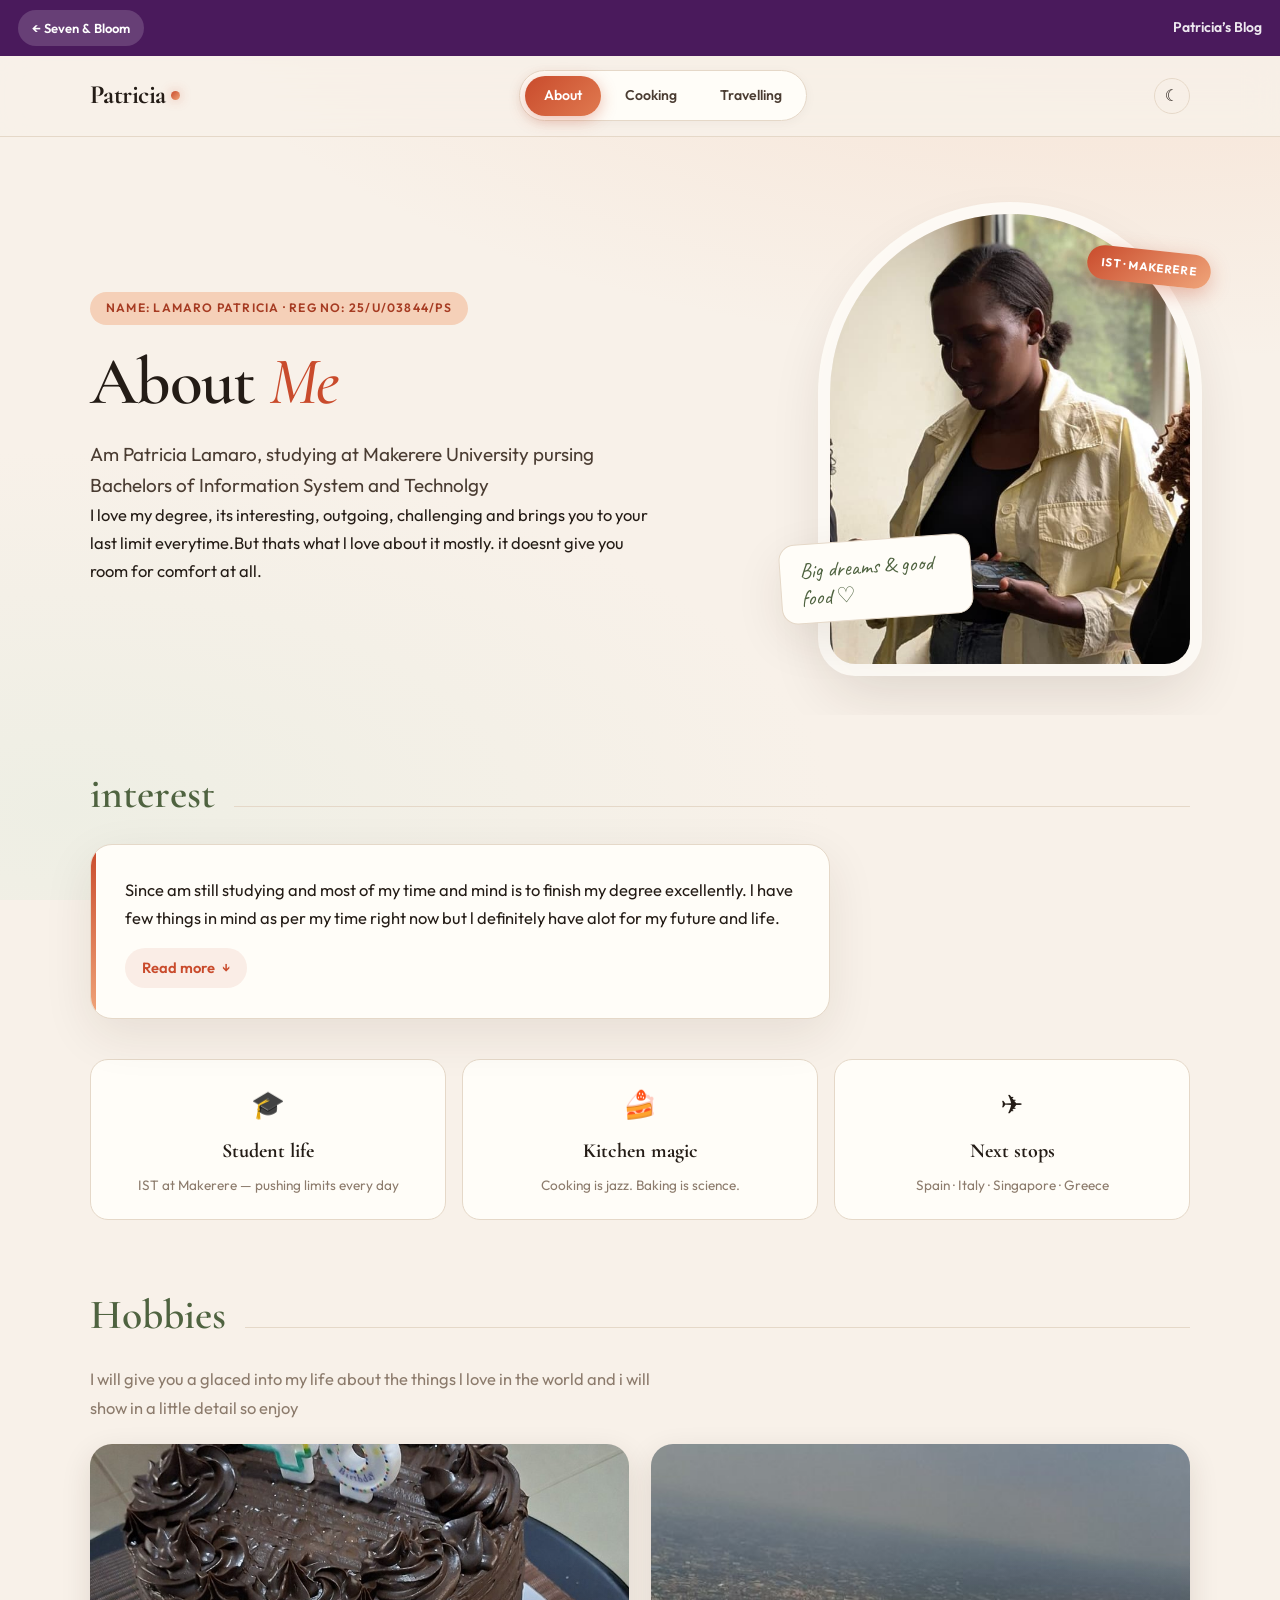
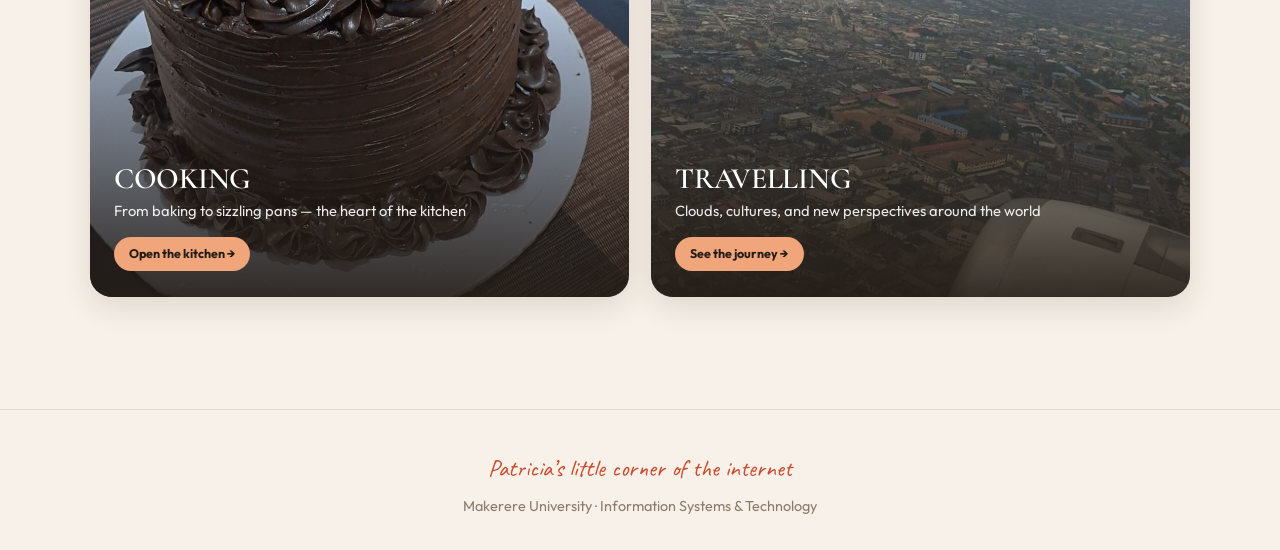
<file: patricia/index.html>
<!DOCTYPE html>
<html lang="en">
<head>
  <meta charset="UTF-8">
  <meta name="viewport" content="width=device-width, initial-scale=1.0">
  <title>Patricia Lamaro — Personal Journal</title>
  <meta name="description" content="Patricia Lamaro — Makerere IST student, baker at heart, and future traveller.">
  <link rel="stylesheet" href="styles.css">
</head>
<body>
  <div class="sab-bar"><a href="../seven-and-bloom.html">← Seven &amp; Bloom</a><span>Patricia’s Blog</span></div>
  <nav class="site-nav">
    <div class="container nav-inner">
      <a href="index.html" class="brand">Patricia <span class="dot"></span></a>
      <div class="nav-links">
        <a href="index.html" class="active">About</a>
        <a href="cooking.html">Cooking</a>
        <a href="travelling.html">Travelling</a>
      </div>
      <button class="theme-btn" id="themeToggle" aria-label="Toggle dark mode" title="Toggle light/dark mode">☾</button>
    </div>
  </nav>

  <main>
    <section class="hero">
      <div class="container hero-grid">
        <div class="reveal">
          <p class="hero-label">NAME: LAMARO PATRICIA · REG NO: 25/U/03844/PS</p>
          <h1>About <em>Me</em></h1>
          <p class="lead">Am Patricia Lamaro, studying at Makerere University pursing Bachelors of Information System and Technolgy</p>
          <p>I love my degree, its interesting, outgoing, challenging and brings you to your last limit everytime.But thats what l love about it mostly. it doesnt give you room for comfort at all.</p>
        </div>
        <div class="hero-photo-wrap reveal">
          <img src="images/profile.jpg" alt="Patricia Lamaro" class="hero-photo">
          <div class="hero-note">Big dreams &amp; good food ♡</div>
          <div class="float-badge">IST · Makerere</div>
        </div>
      </div>
    </section>

    <section class="section">
      <div class="container">
        <div class="section-head reveal">
          <h2>interest</h2>
          <div class="line"></div>
        </div>
        <div class="card reveal" style="max-width:740px">
          <p>Since am still studying and most of my time and mind is to finish my degree excellently. l have few things in mind as per my time right now but l definitely have alot for my future and life.</p>
          <details class="read-more">
            <summary>Read more</summary>
            <div class="details-body">
              <p>My other interest at heart education wise is to do my masters degree and find what l love most about my career path because its kinda wide honeslty. I want to do what l feel is my most interest and do best so it doesnt become a job or burden.</p>
              <p>There is another thing a job which you wake up every morning just to sustain a living and get money to because you need it but also there is this which l also want not just a job but doing what l love that makes it not feel like a job because your so good at it you dont care if its hard or easy because you chose it willingly and money follows you because of your best work at hand and heart. Now thats my total interest.</p>
            </div>
          </details>
        </div>

        <div class="vibes reveal">
          <div class="vibe">
            <div class="icon">🎓</div>
            <strong>Student life</strong>
            <span>IST at Makerere — pushing limits every day</span>
          </div>
          <div class="vibe">
            <div class="icon">🍰</div>
            <strong>Kitchen magic</strong>
            <span>Cooking is jazz. Baking is science.</span>
          </div>
          <div class="vibe">
            <div class="icon">✈</div>
            <strong>Next stops</strong>
            <span>Spain · Italy · Singapore · Greece</span>
          </div>
        </div>
      </div>
    </section>

    <section class="section" style="padding-top:1rem">
      <div class="container">
        <div class="section-head reveal">
          <h2>Hobbies</h2>
          <div class="line"></div>
        </div>
        <p class="muted reveal" style="margin-bottom:0.4rem;max-width:36rem">I will give you a glaced into my life about the things l love in the world and i will show in a little detail so enjoy</p>

        <div class="hobby-grid">
          <a href="cooking.html" class="hobby-tile reveal">
            <img src="images/cake-chocolate.jpg" alt="Chocolate cake">
            <h3>COOKING</h3>
            <p>From baking to sizzling pans — the heart of the kitchen</p>
            <span class="go">Open the kitchen →</span>
          </a>
          <a href="travelling.html" class="hobby-tile reveal">
            <img src="images/air-city.jpg" alt="View from the plane">
            <h3>TRAVELLING</h3>
            <p>Clouds, cultures, and new perspectives around the world</p>
            <span class="go">See the journey →</span>
          </a>
        </div>
      </div>
    </section>
  </main>

  <footer class="site-footer">
    <div class="container">
      <span class="script">Patricia’s little corner of the internet</span>
      <p>Makerere University · Information Systems &amp; Technology</p>
    </div>
  </footer>

  <script>
    const obs = new IntersectionObserver((entries) => {
      entries.forEach(e => { if (e.isIntersecting) e.target.classList.add('visible'); });
    }, { threshold: 0.12 });
    document.querySelectorAll('.reveal').forEach(el => obs.observe(el));
    setTimeout(() => document.querySelectorAll('.hero .reveal').forEach(el => el.classList.add('visible')), 80);
    // Theme toggle
    (function(){
      const btn=document.getElementById('themeToggle');
      const key='patricia-theme';
      const saved=localStorage.getItem(key);
      if(saved==='dark'){document.body.classList.add('dark');btn.textContent='☀';}
      btn.addEventListener('click',()=>{
        document.body.classList.toggle('dark');
        const isDark=document.body.classList.contains('dark');
        btn.textContent=isDark?'☀':'☾';
        localStorage.setItem(key,isDark?'dark':'light');
      });
    })();
  </script>
</body>
</html>
</file>
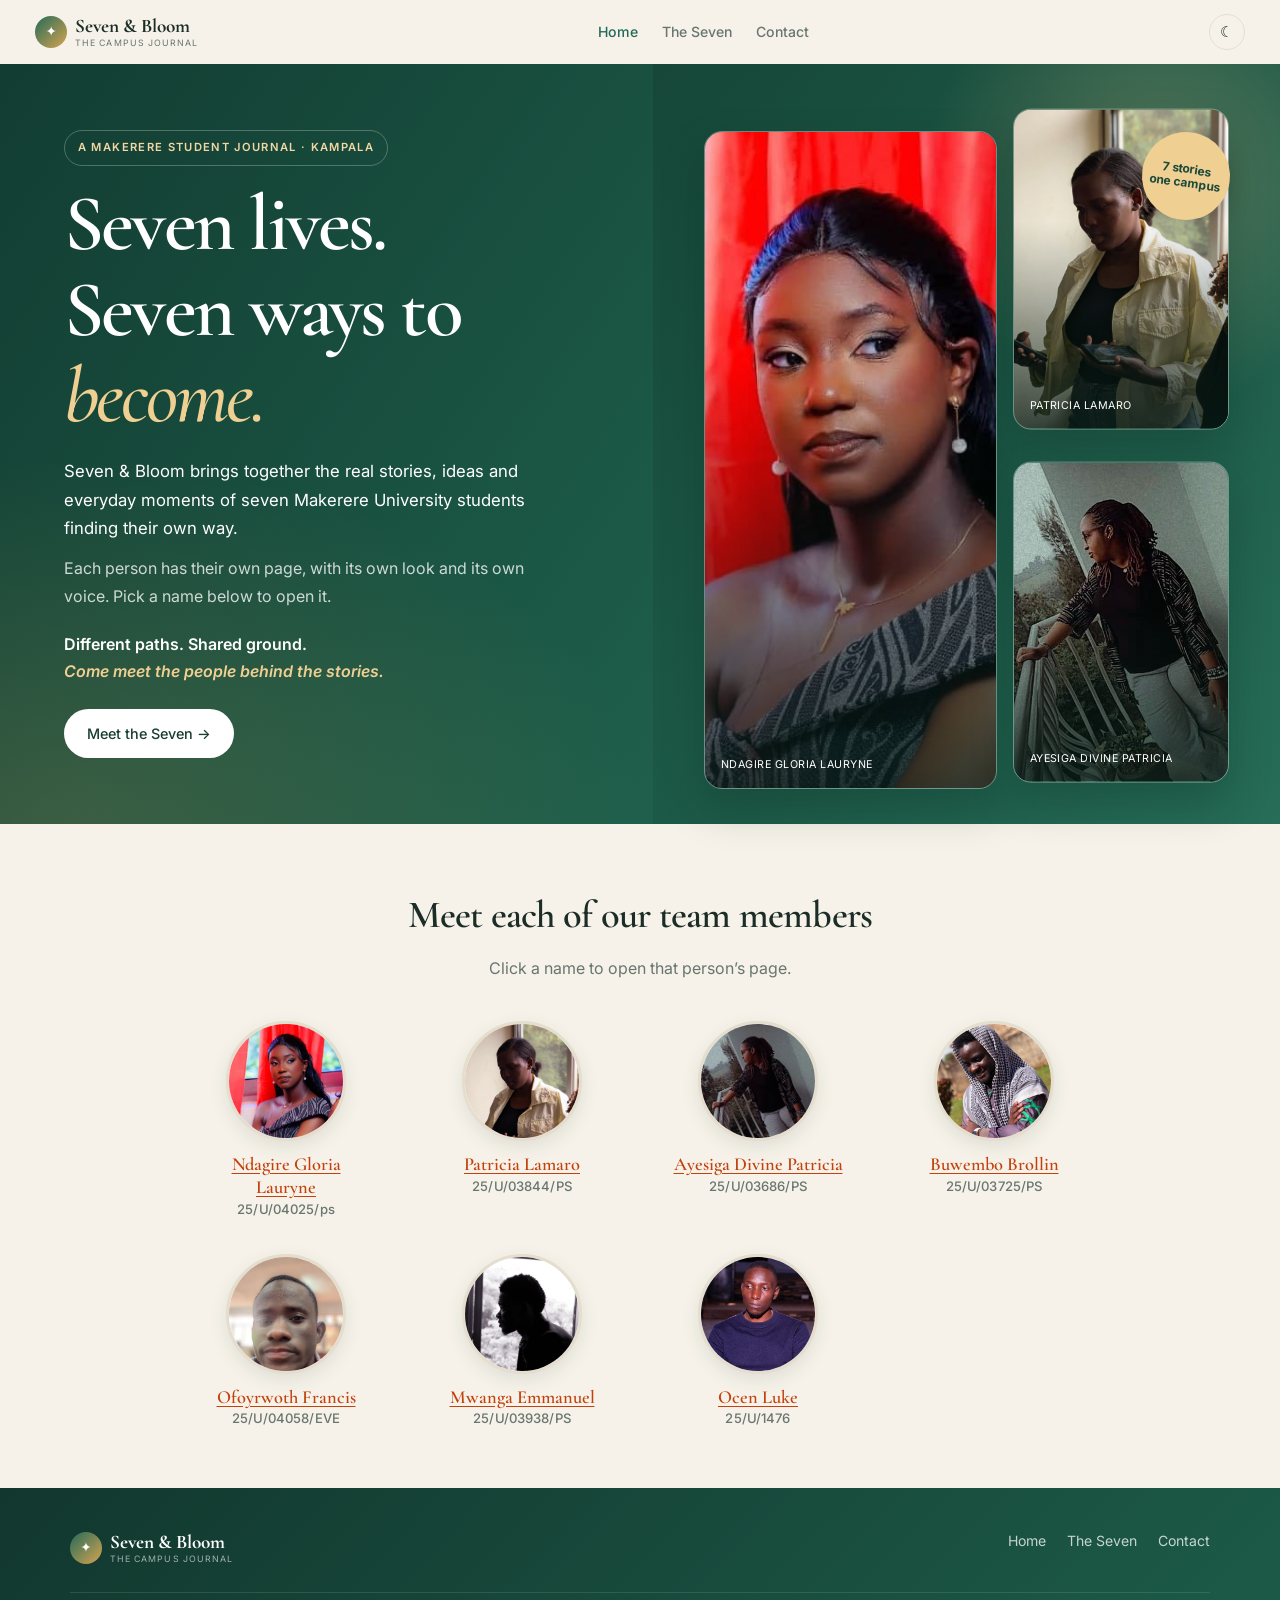
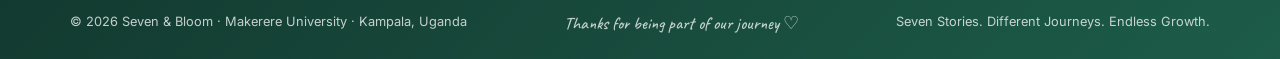
<file: seven-and-bloom.html>
<!DOCTYPE html>
<html lang="en">
<head>
  <meta charset="UTF-8">
  <meta name="viewport" content="width=device-width, initial-scale=1.0">
  <title>Seven &amp; Bloom — Seven Stories. Different Journeys. Endless Growth.</title>
  <meta name="description" content="Seven &amp; Bloom — a campus journal of seven Makerere University students: their journeys, passions and chapters.">
  <link rel="icon" href="data:image/svg+xml,%3Csvg xmlns='http://www.w3.org/2000/svg' viewBox='0 0 100 100'%3E%3Ctext y='.9em' font-size='90'%3E%E2%9C%A6%3C/text%3E%3C/svg%3E">
  <link rel="preconnect" href="https://fonts.googleapis.com">
  <link rel="preconnect" href="https://fonts.gstatic.com" crossorigin>
  <link href="https://fonts.googleapis.com/css2?family=Cormorant+Garamond:ital,wght@0,500;0,600;0,700;1,500&family=Inter:wght@400;500;600&family=Caveat:wght@500&display=swap" rel="stylesheet">
  <style>
    /* ---------- Colours (light + dark) ---------- */
    :root {
      --bg: #f6f2e9;  --card: #fffdf8;  --text: #1c2d27;  --muted: #68766f;
      --primary: #236b58;  --gold: #f0cf92;  --border: #e5ddce;  --nav: rgba(246,242,233,.94);
    }
    [data-theme="dark"] {
      --bg: #14231e;  --card: #1d3028;  --text: #f2f0e7;  --muted: #b2beb5;
      --primary: #79c4a3;  --border: #33483e;  --nav: rgba(20,35,30,.95);
    }

    /* ---------- Base ---------- */
    * { margin: 0; padding: 0; box-sizing: border-box; }
    html { scroll-behavior: smooth; }
    body { font-family: 'Inter', system-ui, sans-serif; background: var(--bg); color: var(--text); line-height: 1.6; transition: background .3s, color .3s; }
    h1, h2 { font-family: 'Cormorant Garamond', Georgia, serif; }
    a { color: inherit; }
    #seven, #contact { scroll-margin-top: 5.5rem; }
    :focus-visible { outline: 3px solid var(--primary); outline-offset: 3px; }

    /* ---------- Navigation ---------- */
    nav { position: fixed; inset: 0 0 auto 0; z-index: 100; display: flex; align-items: center; justify-content: space-between; padding: .85rem 2.2rem; background: var(--nav); backdrop-filter: blur(12px); border-bottom: 1px solid transparent; transition: border-color .3s; }
    nav.scrolled { border-bottom-color: var(--border); }
    .logo { display: flex; align-items: center; gap: .5rem; text-decoration: none; }
    .logo-icon { width: 32px; height: 32px; border-radius: 50%; display: grid; place-items: center; background: linear-gradient(135deg, var(--primary), #d7a451); color: #fff; font-size: .85rem; }
    .logo-text { font: 700 1.2rem 'Cormorant Garamond', serif; }
    .logo-sub { font-size: .55rem; letter-spacing: .12em; text-transform: uppercase; color: var(--muted); margin-top: -2px; }
    .nav-links { display: flex; gap: 1.5rem; list-style: none; }
    .nav-links a { text-decoration: none; color: var(--muted); font-size: .88rem; font-weight: 500; }
    .nav-links a:hover { color: var(--primary); }
    .theme-toggle { width: 36px; height: 36px; border-radius: 50%; border: 1.5px solid var(--border); background: none; color: var(--text); cursor: pointer; font-size: .95rem; }
    .theme-toggle:hover { background: var(--primary); color: #fff; border-color: var(--primary); }

    /* ---------- Hero: what Seven & Bloom is ---------- */
    .hero { display: grid; grid-template-columns: 1.02fr .98fr; min-height: min(760px, 88vh); margin-top: 4rem; color: #fff; background: radial-gradient(ellipse at 5% 100%, rgba(215,164,81,.18), transparent 34%), linear-gradient(125deg, #123d32, #1d5c49 58%, #28705a); }
    .hero-text { display: flex; flex-direction: column; justify-content: center; padding: clamp(2.2rem, 5vw, 5rem); }
    .hero-tag { width: fit-content; padding: .5rem .8rem; border: 1px solid rgba(255,255,255,.25); border-radius: 999px; color: #f2d7a4; font-size: .7rem; font-weight: 600; letter-spacing: .12em; text-transform: uppercase; margin-bottom: 1rem; }
    .hero h1 { font-size: clamp(3rem, 6.2vw, 5.5rem); font-weight: 600; line-height: 1.08; letter-spacing: -.035em; margin-bottom: 1.1rem; }
    .hero h1 em { color: var(--gold); font-weight: 500; }
    .hero p { max-width: 490px; line-height: 1.7; }
    .hero .lead { font-size: 1.05rem; margin-bottom: .8rem; }
    .hero .more { color: rgba(255,255,255,.78); margin-bottom: 1.3rem; }
    .hero .motto { font-weight: 600; margin-bottom: 1.5rem; }
    .hero .motto span { font-style: italic; color: var(--gold); }
    .btn { width: fit-content; display: inline-flex; align-items: center; padding: .8rem 1.45rem; border-radius: 999px; background: #fff; color: #183d31; font-size: .9rem; font-weight: 500; text-decoration: none; transition: transform .25s, box-shadow .25s; }
    .btn:hover { transform: translateY(-2px); box-shadow: 0 8px 24px rgba(0,0,0,.2); }
    .collage { isolation: isolate; display: grid; grid-template-columns: 1.15fr .85fr; grid-template-rows: 1fr 1fr; gap: 1rem; position: relative; padding: clamp(1.4rem, 4vw, 3.4rem); background: radial-gradient(circle at 80% 15%, rgba(240,207,146,.28), transparent 28%), linear-gradient(145deg, rgba(16,49,40,.3), rgba(20,73,57,.08)); }
    .photo { position: relative; min-height: 180px; overflow: hidden; border: 1px solid rgba(255,255,255,.35); border-radius: 18px; box-shadow: 0 20px 42px rgba(8,31,24,.25); }
    .photo img { width: 100%; height: 100%; min-height: inherit; display: block; object-fit: cover; object-position: center 30%; transition: opacity .35s ease; }
    .photo::after { content: ""; position: absolute; inset: 35% 0 0; background: linear-gradient(transparent, rgba(7,28,22,.78)); }
    .photo span { position: absolute; z-index: 1; bottom: 1rem; left: 1rem; max-width: 88%; color: #fff; font-size: .67rem; letter-spacing: .045em; line-height: 1.3; text-transform: uppercase; }
    .photo.main { grid-row: 1 / 3; transform: translateY(1rem); }
    .photo.top { transform: translateY(-.4rem); }
    .photo.bottom { transform: translateY(.6rem); }
    .stamp { position: absolute; z-index: 2; right: 8%; top: 9%; display: grid; place-content: center; width: 88px; height: 88px; border-radius: 50%; background: #f0cf92; color: #1b493b; text-align: center; font-weight: 700; font-size: .75rem; line-height: 1.2; box-shadow: 0 10px 24px rgba(0,0,0,.18); transform: rotate(8deg); }

    /* ---------- The seven names ---------- */
    .section { max-width: 1140px; margin: 0 auto; padding: 3.8rem 2.2rem; }
    .section h2 { font-size: clamp(1.8rem, 4vw, 2.4rem); font-weight: 600; letter-spacing: -.02em; text-align: center; }
    .section .sub { color: var(--muted); text-align: center; margin: .6rem auto 2.5rem; max-width: 420px; }
    .members { display: grid; grid-template-columns: repeat(4, 1fr); justify-items: center; gap: 2.2rem 1.5rem; max-width: 920px; margin: 0 auto; }
    .member { width: min(100%, 180px); padding: 0 .25rem; display: flex; flex-direction: column; align-items: center; gap: .12rem; text-align: center; text-decoration: none; transition: transform .25s; }
    .member:hover { transform: translateY(-4px); }
    .avatar { position: relative; width: 120px; height: 120px; margin-bottom: .63rem; border-radius: 50%; overflow: hidden; border: 3px solid var(--border); background: var(--card); box-shadow: 0 6px 18px rgba(33,57,47,.1); transition: box-shadow .25s, border-color .25s; }
    .avatar::after { content: ""; position: absolute; inset: 0; background: #4a1a5c; mix-blend-mode: soft-light; opacity: .35; pointer-events: none; }
    .avatar img { width: 100%; height: 100%; object-fit: cover; object-position: center top; }
    .member:hover .avatar { border-color: var(--primary); box-shadow: 0 12px 28px rgba(35,107,88,.22); }
    .person-name { font: 600 1.15rem/1.25 'Cormorant Garamond', serif; color: #c2410c; text-decoration: underline; text-underline-offset: 3px; transition: color .2s; }
    .member:hover .person-name { color: var(--primary); }
    .person-reg { font-size: .82rem; line-height: 1.3; font-weight: 500; letter-spacing: .01em; color: var(--muted); }

    /* ---------- Footer ---------- */
    footer { padding: 2.6rem 2.2rem 1.6rem; color: #fff; background: linear-gradient(135deg, #12372e, #1d5c49); }
    .footer-inner, .footer-bottom { max-width: 1140px; margin: 0 auto; display: flex; justify-content: space-between; flex-wrap: wrap; gap: 1.2rem; }
    footer .logo-sub { color: rgba(255,255,255,.6); }
    .footer-links { display: flex; gap: 1.3rem; flex-wrap: wrap; }
    .footer-links a { color: rgba(255,255,255,.75); text-decoration: none; font-size: .88rem; }
    .footer-links a:hover { color: #fff; }
    .footer-bottom { margin-top: 1.6rem; padding-top: 1.2rem; border-top: 1px solid rgba(255,255,255,.15); font-size: .8rem; opacity: .75; }
    .thanks { font: 500 1.1rem 'Caveat', cursive; }

    /* ---------- Phones and tablets ---------- */
    @media (max-width: 900px) {
      .hero { grid-template-columns: 1fr; min-height: auto; }
      .collage { min-height: 390px; order: -1; }
      .photo { min-height: 150px; }
      .hero-text { padding: 2rem 1.3rem 2.4rem; }
      .members { grid-template-columns: repeat(3, 1fr); }
    }
    @media (max-width: 650px) {
      nav { padding: .8rem 1.1rem; }
      nav .logo-sub { display: none; }
      .nav-links { gap: .7rem; }
      .nav-links a, .logo-text { white-space: nowrap; }
      .nav-links a { font-size: .8rem; }
      nav .logo-text { font-size: 1.05rem; }
    }
    @media (max-width: 430px) {
      nav .logo-icon { display: none; }
      .section { padding: 2.6rem 1.2rem; }
      .members { grid-template-columns: repeat(2, 1fr); gap: 1.6rem 1rem; }
      .collage { min-height: 330px; padding: 1.3rem; gap: .65rem; }
      .photo { min-height: 130px; border-radius: 14px; }
      .stamp { width: 70px; height: 70px; font-size: .65rem; right: 6%; top: 6%; }
    }
    @media (prefers-reduced-motion: reduce) { * { transition: none !important; } html { scroll-behavior: auto; } }
  </style>
</head>
<body>

  <nav id="navbar">
    <a class="logo" href="#top">
      <div class="logo-icon">✦</div>
      <div><div class="logo-text">Seven &amp; Bloom</div><div class="logo-sub">The Campus Journal</div></div>
    </a>
    <ul class="nav-links">
      <li><a href="#top" style="color: var(--primary)">Home</a></li>
      <li><a href="#seven">The Seven</a></li>
      <li><a href="#contact">Contact</a></li>
    </ul>
    <button class="theme-toggle" id="theme-btn" aria-label="Switch light or dark theme">☾</button>
  </nav>

  <!-- ==================== INTRODUCTION ==================== -->
  <header class="hero" id="top">
    <div class="hero-text">
      <div class="hero-tag">A Makerere student journal · Kampala</div>
      <h1>Seven lives.<br>Seven ways to<br><em>become.</em></h1>
      <p class="lead">Seven &amp; Bloom brings together the real stories, ideas and everyday moments of seven Makerere University students finding their own way.</p>
      <p class="more">Each person has their own page, with its own look and its own voice. Pick a name below to open it.</p>
      <p class="motto">Different paths. Shared ground.<br><span>Come meet the people behind the stories.</span></p>
      <a class="btn" href="#seven">Meet the Seven →</a>
    </div>
    <div class="collage" aria-label="A preview of student stories">
      <div class="photo main" data-slot><img src="gloria/images/portrait-about.jpg" alt="Ndagire Gloria Lauryne"><span>Ndagire Gloria Lauryne</span></div>
      <div class="photo top" data-slot><img src="patricia/profile.jpg" alt="Patricia Lamaro"><span>Patricia Lamaro</span></div>
      <div class="photo bottom" data-slot><img src="divine/profile.jpg" alt="Ayesiga Divine Patricia"><span>Ayesiga Divine Patricia</span></div>
      <div class="stamp">7 stories<br>one campus</div>
    </div>
  </header>

  <!-- ==================== THE SEVEN (names only) ==================== -->
  <main class="section" id="seven">
    <h2>Meet each of our team members</h2>
    <p class="sub">Click a name to open that person’s page.</p>
    <div class="members">
      <a class="member" href="gloria/index.html">
        <span class="avatar"><img src="gloria/images/portrait-about.jpg" alt=""></span>
        <span class="person-name">Ndagire Gloria Lauryne</span>
        <span class="person-reg">25/U/04025/ps</span>
      </a>
      <a class="member" href="patricia/index.html">
        <span class="avatar"><img src="patricia/profile.jpg" alt="" style="object-position:50% 14%"></span>
        <span class="person-name">Patricia Lamaro</span>
        <span class="person-reg">25/U/03844/PS</span>
      </a>
      <a class="member" href="divine/index.html">
        <span class="avatar"><img src="divine/profile.jpg" alt="" style="object-position:40% 18%"></span>
        <span class="person-name">Ayesiga Divine Patricia</span>
        <span class="person-reg">25/U/03686/PS</span>
      </a>
      <a class="member" href="brollin/index.html">
        <span class="avatar"><img src="brollin/images/profile.jpg" alt="" style="object-position:50% 14%"></span>
        <span class="person-name">Buwembo Brollin</span>
        <span class="person-reg">25/U/03725/PS</span>
      </a>
      <a class="member" href="frank/index.html">
        <span class="avatar"><img src="frank/profile.jpg" alt="" style="object-position:50% 38%"></span>
        <span class="person-name">Ofoyrwoth Francis</span>
        <span class="person-reg">25/U/04058/EVE</span>
      </a>
      <a class="member" href="emmanuel/index.html">
        <span class="avatar"><img src="emmanuel/Mwanga%20Profile.jpeg" alt=""></span>
        <span class="person-name">Mwanga Emmanuel</span>
        <span class="person-reg">25/U/03938/PS</span>
      </a>
      <a class="member" href="luke/index.html">
        <span class="avatar"><img src="luke/images/profile.jpg" alt="" style="object-position:50% 22%"></span>
        <span class="person-name">Ocen Luke</span>
        <span class="person-reg">25/U/1476</span>
      </a>
    </div>
  </main>

  <footer id="contact">
    <div class="footer-inner">
      <div class="logo">
        <div class="logo-icon">✦</div>
        <div><div class="logo-text">Seven &amp; Bloom</div><div class="logo-sub">The Campus Journal</div></div>
      </div>
      <div class="footer-links">
        <a href="#top">Home</a>
        <a href="#seven">The Seven</a>
        <a href="#contact">Contact</a>
      </div>
    </div>
    <div class="footer-bottom">
      <span>© 2026 Seven &amp; Bloom · Makerere University · Kampala, Uganda</span>
      <span class="thanks">Thanks for being part of our journey ♡</span>
      <span>Seven Stories. Different Journeys. Endless Growth.</span>
    </div>
  </footer>

  <script>
    const root = document.documentElement, btn = document.getElementById("theme-btn");

    function setTheme(dark) {
      root.setAttribute("data-theme", dark ? "dark" : "");
      btn.textContent = dark ? "☀" : "☾";
      localStorage.setItem("theme", dark ? "dark" : "light");
    }
    btn.addEventListener("click", () => setTheme(root.getAttribute("data-theme") !== "dark"));
    if (localStorage.getItem("theme") === "dark") setTheme(true);

    window.addEventListener("scroll", () => {
      document.getElementById("navbar").classList.toggle("scrolled", window.scrollY > 20);
    });

    /* The three hero photos rotate through all seven members every 5.5 seconds */
    const members = [...document.querySelectorAll(".member")].map(a => ({
      name: a.querySelector(".person-name").textContent,
      src: a.querySelector("img").getAttribute("src")
    }));
    const slots = document.querySelectorAll("[data-slot]");
    let offset = 0, timer = null, round = 0;

    function showPhotos() {
      const thisRound = ++round;
      slots.forEach((slot, i) => {
        const p = members[(offset + i) % members.length], img = slot.querySelector("img");
        img.style.opacity = 0;
        setTimeout(() => {
          if (thisRound !== round) return;
          img.src = p.src;  img.alt = p.name;  slot.querySelector("span").textContent = p.name;
          img.style.opacity = 1;
        }, 180);
      });
    }
    function startRotation() {
      clearInterval(timer);
      if (!document.hidden) timer = setInterval(() => { offset = (offset + 1) % members.length; showPhotos(); }, 5500);
    }
    document.addEventListener("visibilitychange", () => document.hidden ? clearInterval(timer) : startRotation());
    startRotation();
  </script>
</body>
</html>
</file>
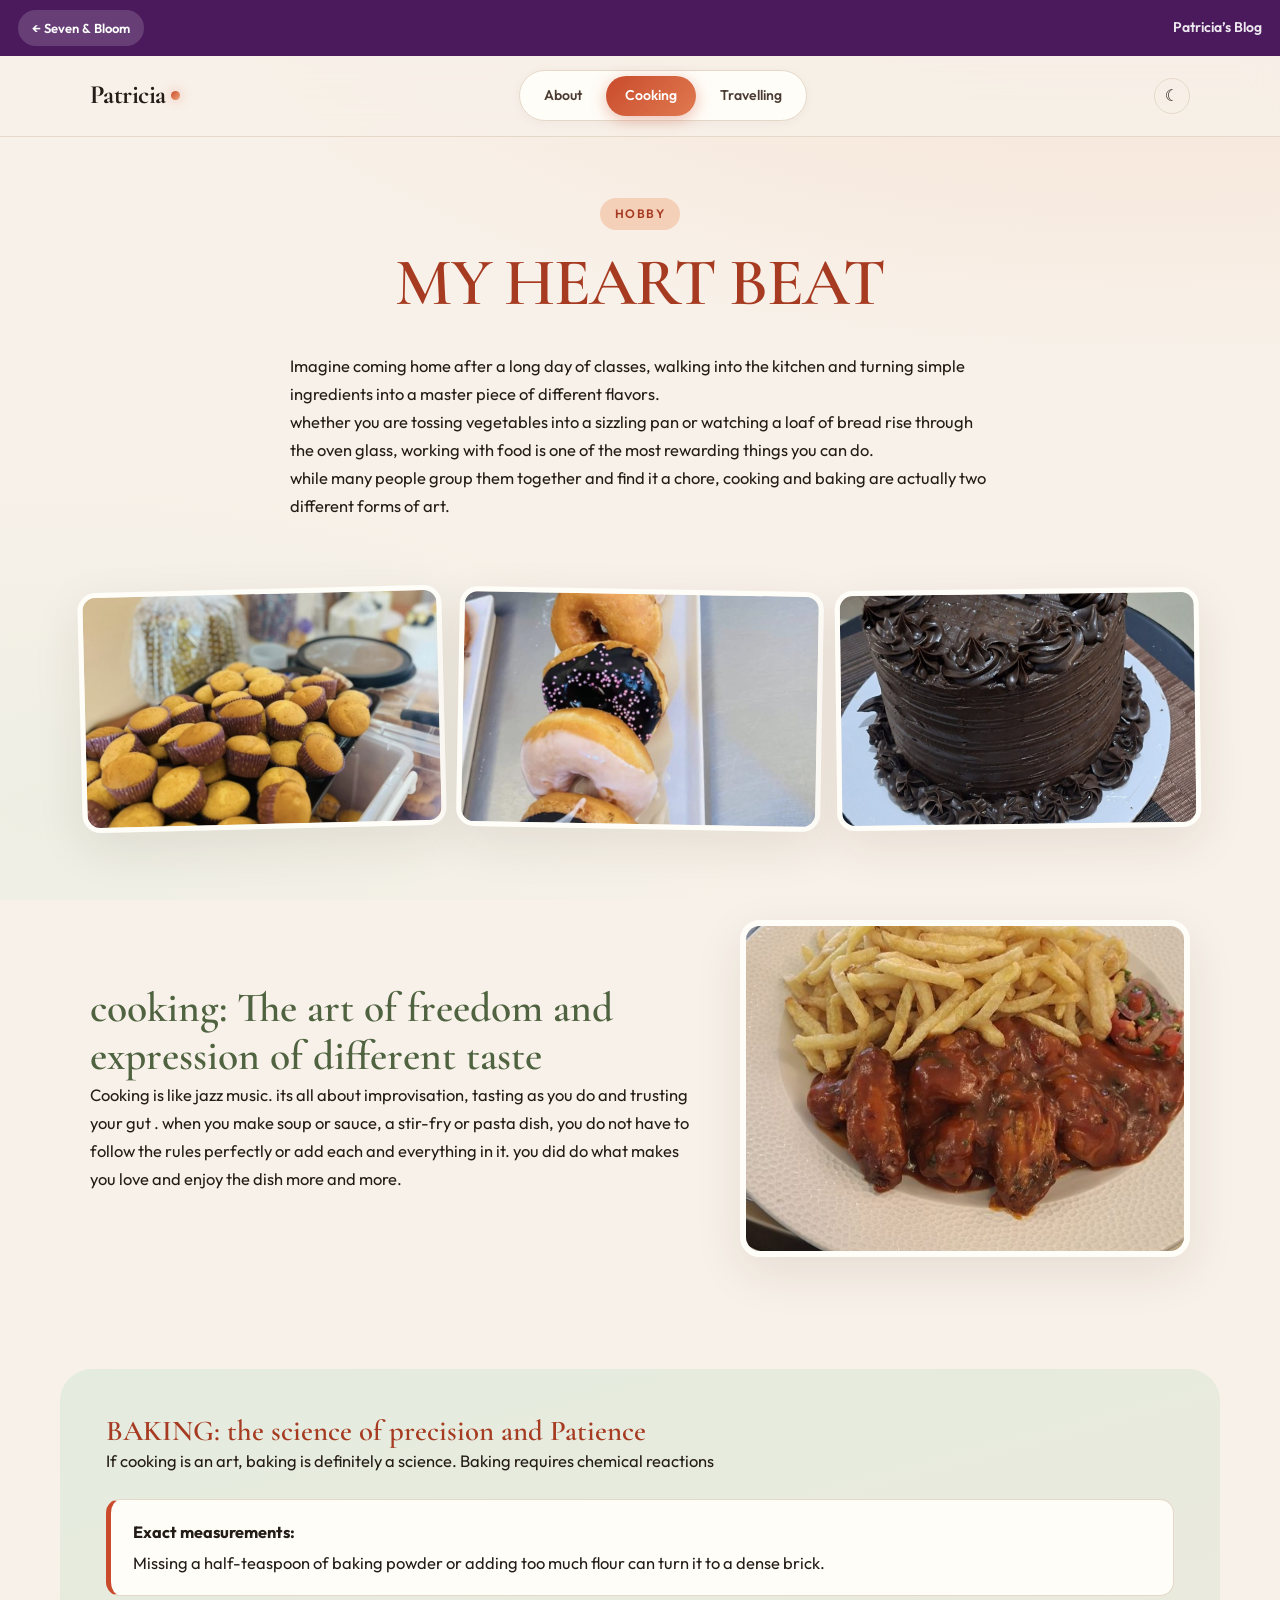
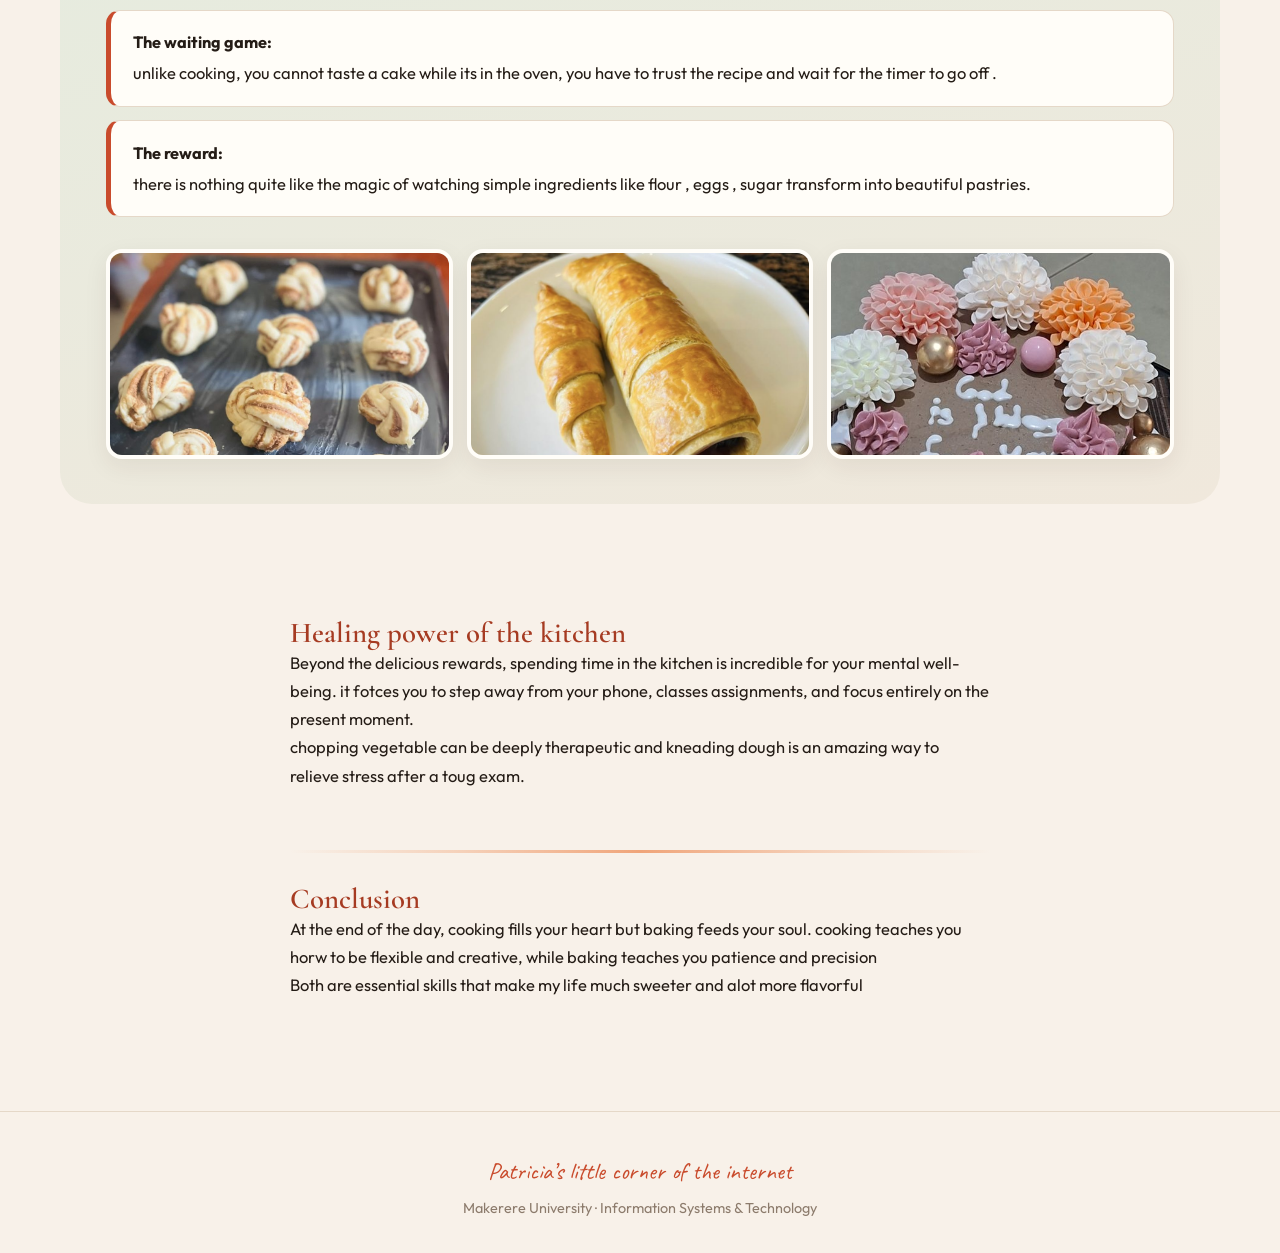
<file: patricia/cooking.html>
<!DOCTYPE html>
<html lang="en">
<head>
  <meta charset="UTF-8">
  <meta name="viewport" content="width=device-width, initial-scale=1.0">
  <title>Cooking — Patricia Lamaro</title>
  <link rel="stylesheet" href="styles.css">
</head>
<body>
  <div class="sab-bar"><a href="../seven-and-bloom.html">← Seven &amp; Bloom</a><span>Patricia’s Blog</span></div>
  <nav class="site-nav">
    <div class="container nav-inner">
      <a href="index.html" class="brand">Patricia <span class="dot"></span></a>
      <div class="nav-links">
        <a href="index.html">About</a>
        <a href="cooking.html" class="active">Cooking</a>
        <a href="travelling.html">Travelling</a>
      </div>
      <button class="theme-btn" id="themeToggle" aria-label="Toggle dark mode" title="Toggle light/dark mode">☾</button>
    </div>
  </nav>

  <main>
    <section class="page-hero">
      <div class="container reveal">
        <p class="label">Hobby</p>
        <h1>MY HEART BEAT</h1>
      </div>
    </section>

    <section class="section" style="padding-top:0.4rem">
      <div class="narrow reveal">
        <p>Imagine coming home after a long day of classes, walking into the kitchen and turning simple ingredients into a master piece of different flavors.</p>
        <p>whether you are tossing vegetables into a sizzling pan or watching a loaf of bread rise through the oven glass, working with food  is one of the most rewarding things you can do.</p>
        <p>while many people  group them together and find it a chore, cooking and baking are actually two different forms of art.</p>
      </div>
    </section>

    <div class="photo-row reveal">
      <img src="images/baked-muffins.jpg" alt="Fresh muffins">
      <img src="images/baked-donuts.jpg" alt="Decorated donuts">
      <img src="images/cake-chocolate.jpg" alt="Chocolate cake">
    </div>

    <section class="section">
      <div class="container">
        <div class="two-col">
          <div class="reveal">
            <h2>cooking: The art of freedom and expression of different taste</h2>
            <p>Cooking is like jazz music. its all about improvisation, tasting as you do and trusting your gut . when you make soup or sauce, a stir-fry or pasta dish, you do not have to follow the rules perfectly or add each and everything in it. you did do what makes you love and enjoy the dish more and more.</p>
          </div>
          <div class="reveal">
            <img src="images/food-wings-fries.jpg" alt="Wings and fries">
          </div>
        </div>
      </div>
    </section>

    <section class="section">
      <div class="band">
        <div class="container">
          <div class="reveal">
            <h3>BAKING: the science of precision and Patience</h3>
            <p>If cooking is an art, baking  is definitely a science. Baking requires chemical reactions</p>
          </div>

          <ul class="feature-list">
            <li class="reveal">
              <strong>Exact measurements:</strong>
              Missing a half-teaspoon of baking powder or adding too much flour can turn it to a dense brick.
            </li>
            <li class="reveal">
              <strong>The waiting game:</strong>
              unlike cooking, you cannot taste a cake while its in the oven, you have to trust the recipe and wait for the timer to go off .
            </li>
            <li class="reveal">
              <strong>The reward:</strong>
              there is nothing quite like the magic of watching simple ingredients like flour , eggs , sugar transform into beautiful pastries.
            </li>
          </ul>

          <div class="gallery reveal">
            <img src="images/baked-cinnamon-rolls.jpg" alt="Cinnamon rolls">
            <img src="images/baked-pastries.jpg" alt="Pastries">
            <img src="images/cake-flowers.jpg" alt="Decorated cake">
          </div>
        </div>
      </div>
    </section>

    <section class="section">
      <div class="narrow reveal">
        <h3>Healing power of the kitchen</h3>
        <p>Beyond the delicious rewards, spending time in the kitchen is incredible for your mental well-being. it fotces you to step away from your phone, classes assignments, and focus entirely on the present moment.<br>
        chopping vegetable can be deeply therapeutic and kneading dough is an amazing way to relieve stress after a toug exam.</p>
      </div>
    </section>

    <section class="section" style="padding-top:0.3rem">
      <div class="narrow reveal">
        <div style="height:3px;background:linear-gradient(90deg,transparent,var(--blush),var(--peach),var(--blush),transparent);margin-bottom:1.8rem;border-radius:2px"></div>
        <h3>Conclusion</h3>
        <p>At the end of the day, cooking fills your heart but baking feeds your soul. cooking teaches you horw to be flexible and creative, while baking teaches you patience and  precision<br>
        Both are essential skills that make my life much sweeter and alot more flavorful</p>
      </div>
    </section>
  </main>

  <footer class="site-footer">
    <div class="container">
      <span class="script">Patricia’s little corner of the internet</span>
      <p>Makerere University · Information Systems &amp; Technology</p>
    </div>
  </footer>

  <script>
    const obs = new IntersectionObserver((entries) => {
      entries.forEach(e => { if (e.isIntersecting) e.target.classList.add('visible'); });
    }, { threshold: 0.1 });
    document.querySelectorAll('.reveal').forEach(el => obs.observe(el));
    setTimeout(() => document.querySelectorAll('.page-hero .reveal').forEach(el => el.classList.add('visible')), 60);
    (function(){
      const btn=document.getElementById('themeToggle');
      const key='patricia-theme';
      const saved=localStorage.getItem(key);
      if(saved==='dark'){document.body.classList.add('dark');btn.textContent='☀';}
      btn.addEventListener('click',()=>{
        document.body.classList.toggle('dark');
        const isDark=document.body.classList.contains('dark');
        btn.textContent=isDark?'☀':'☾';
        localStorage.setItem(key,isDark?'dark':'light');
      });
    })();
  </script>
</body>
</html>
</file>
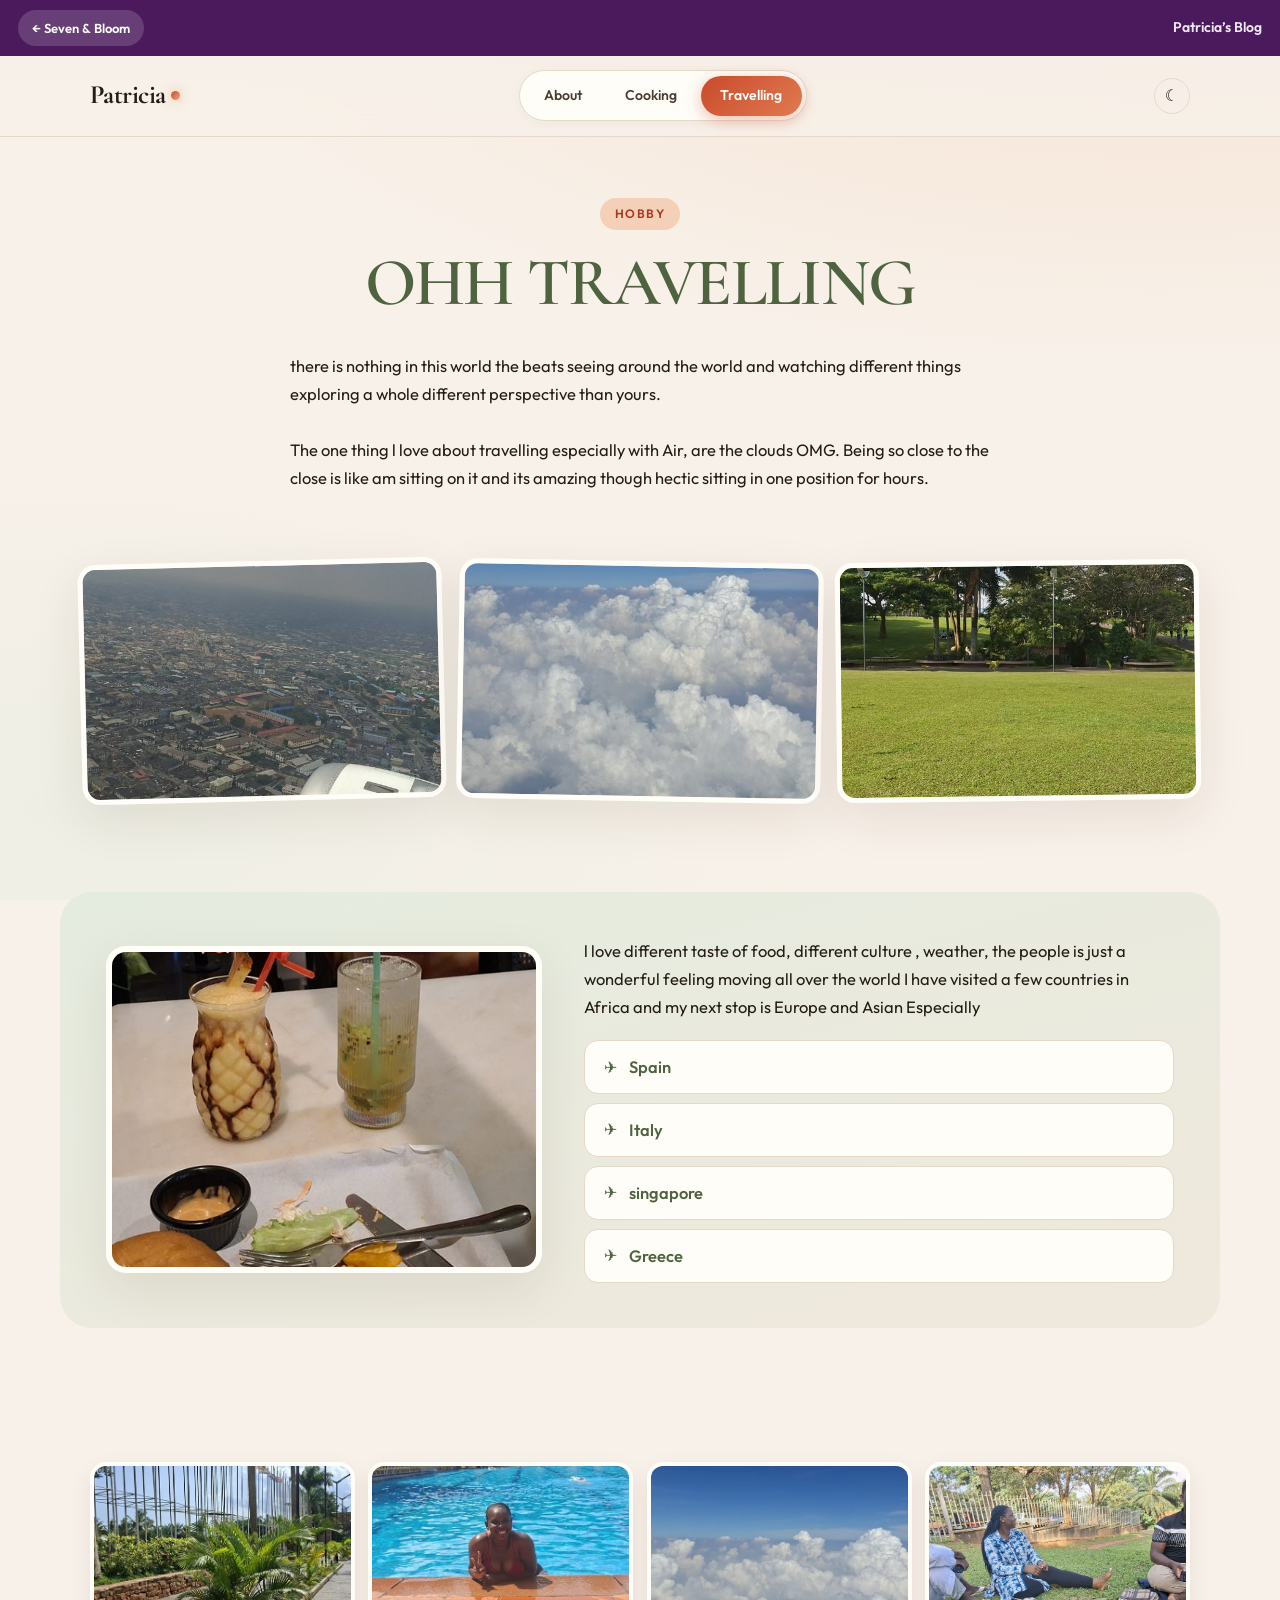
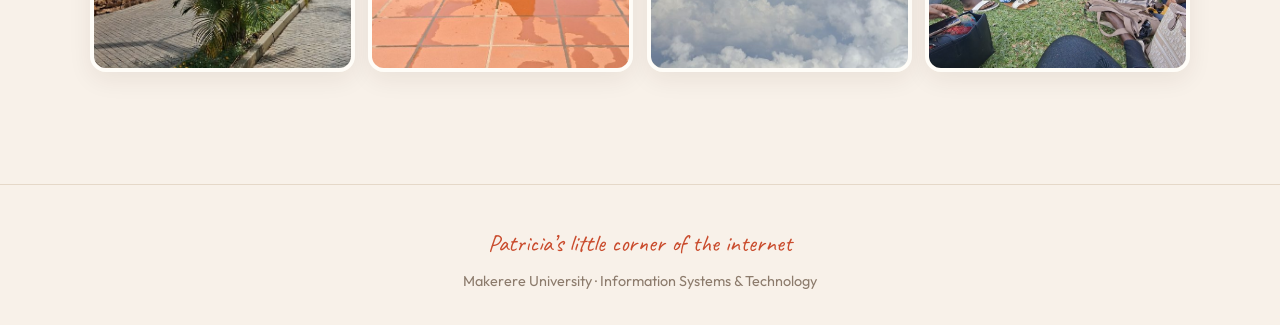
<file: patricia/travelling.html>
<!DOCTYPE html>
<html lang="en">
<head>
  <meta charset="UTF-8">
  <meta name="viewport" content="width=device-width, initial-scale=1.0">
  <title>Travelling — Patricia Lamaro</title>
  <link rel="stylesheet" href="styles.css">
</head>
<body>
  <div class="sab-bar"><a href="../seven-and-bloom.html">← Seven &amp; Bloom</a><span>Patricia’s Blog</span></div>
  <nav class="site-nav">
    <div class="container nav-inner">
      <a href="index.html" class="brand">Patricia <span class="dot"></span></a>
      <div class="nav-links">
        <a href="index.html">About</a>
        <a href="cooking.html">Cooking</a>
        <a href="travelling.html" class="active">Travelling</a>
      </div>
      <button class="theme-btn" id="themeToggle" aria-label="Toggle dark mode" title="Toggle light/dark mode">☾</button>
    </div>
  </nav>

  <main>
    <section class="page-hero travel">
      <div class="container reveal">
        <p class="label">Hobby</p>
        <h1>OHH TRAVELLING</h1>
      </div>
    </section>

    <section class="section" style="padding-top:0.4rem">
      <div class="narrow reveal">
        <p>there is nothing in this world the beats seeing around the world and watching different things exploring a whole different perspective than yours.</p>
        <br>
        <p>The one thing l love about travelling especially with Air, are the clouds OMG. Being so close to the close is like am sitting on it and its amazing though hectic sitting in one position for hours.</p>
      </div>
    </section>

    <div class="photo-row reveal">
      <img src="images/air-city.jpg" alt="City from the plane">
      <img src="images/air-clouds-1.jpg" alt="Clouds">
      <img src="images/place-lawn.jpg" alt="Open green spaces">
    </div>

    <section class="section">
      <div class="band">
        <div class="container">
          <div class="two-col reverse">
            <div class="reveal">
              <img src="images/food-burger-drinks.jpg" alt="Food while travelling">
            </div>
            <div class="reveal">
              <p>l love different taste of food,  different culture , weather, the people is just a wonderful feeling moving all over the world 
              I have visited a few countries in Africa and my next stop is Europe and Asian
              Especially</p>
              <ul class="dest-list">
                <li>Spain</li>
                <li>Italy</li>
                <li>singapore</li>
                <li>Greece</li>
              </ul>
            </div>
          </div>
        </div>
      </div>
    </section>

    <section class="section">
      <div class="container">
        <div class="gallery four reveal">
          <img src="images/place-resort.jpg" alt="Resort">
          <img src="images/place-pool.jpg" alt="Pool">
          <img src="images/air-clouds-2.jpg" alt="More clouds">
          <img src="images/friends-grass.jpg" alt="Friends outdoors">
        </div>
      </div>
    </section>
  </main>

  <footer class="site-footer">
    <div class="container">
      <span class="script">Patricia’s little corner of the internet</span>
      <p>Makerere University · Information Systems &amp; Technology</p>
    </div>
  </footer>

  <script>
    const obs = new IntersectionObserver((entries) => {
      entries.forEach(e => { if (e.isIntersecting) e.target.classList.add('visible'); });
    }, { threshold: 0.1 });
    document.querySelectorAll('.reveal').forEach(el => obs.observe(el));
    setTimeout(() => document.querySelectorAll('.page-hero .reveal').forEach(el => el.classList.add('visible')), 60);
    (function(){
      const btn=document.getElementById('themeToggle');
      const key='patricia-theme';
      const saved=localStorage.getItem(key);
      if(saved==='dark'){document.body.classList.add('dark');btn.textContent='☀';}
      btn.addEventListener('click',()=>{
        document.body.classList.toggle('dark');
        const isDark=document.body.classList.contains('dark');
        btn.textContent=isDark?'☀':'☾';
        localStorage.setItem(key,isDark?'dark':'light');
      });
    })();
  </script>
</body>
</html>
</file>
<file: patricia/styles.css>
/* Patricia — Warm Editorial Journal */
@import url('https://fonts.googleapis.com/css2?family=Cormorant+Garamond:ital,wght@0,500;0,600;0,700;1,500;1,600&family=Outfit:wght@400;500;600;700&family=Caveat:wght@500;600&display=swap');

:root {
  --bg: #f8f1e9;
  --bg2: #f0e6db;
  --paper: #fffdf8;
  --ink: #241c16;
  --ink2: #4a3c32;
  --muted: #8c7b6c;
  --terra: #c94b2c;
  --terra2: #a63b22;
  --peach: #f0a57a;
  --blush: #f5d0b8;
  --olive: #4f6340;
  --olive2: #e4ecdf;
  --gold: #d4a84b;
  --line: #e5d8c8;
  --shadow: 0 16px 50px rgba(50,30,15,0.09);
  --radius: 22px;
}

*,*::before,*::after{box-sizing:border-box;margin:0;padding:0}
html{scroll-behavior:smooth}
body{
  font-family:'Outfit',system-ui,sans-serif;
  background:var(--bg);
  color:var(--ink);
  line-height:1.7;
  font-size:16.5px;
  -webkit-font-smoothing:antialiased;
  background-image:
    radial-gradient(ellipse 80% 50% at 90% -10%, rgba(240,165,122,0.22), transparent),
    radial-gradient(ellipse 60% 40% at 5% 90%, rgba(228,236,223,0.5), transparent);
  background-attachment:fixed;
}
img{max-width:100%;display:block;height:auto}
a{color:inherit;text-decoration:none}
button{font:inherit;cursor:pointer;border:0;background:none}

/* Type */
h1,h2,h3{font-family:'Cormorant Garamond',Georgia,serif;font-weight:600;line-height:1.15;color:var(--ink)}
h1{font-size:clamp(2.8rem,6.5vw,4.2rem);letter-spacing:-0.025em}
h2{font-size:clamp(1.9rem,3.8vw,2.6rem);color:var(--olive)}
h3{font-size:clamp(1.4rem,2.6vw,1.8rem);color:var(--terra2)}
.script{font-family:'Caveat',cursive}
.muted{color:var(--muted)}
.lead{font-size:1.18rem;color:var(--ink2);max-width:38rem;line-height:1.65}

.container{width:min(1100px,92%);margin:0 auto}
.narrow{width:min(700px,92%);margin:0 auto}

/* NAV */
.site-nav{
  position:sticky;top:0;z-index:60;
  background:rgba(248,241,233,0.88);
  backdrop-filter:blur(16px);
  border-bottom:1px solid var(--line);
}
.nav-inner{display:flex;align-items:center;justify-content:space-between;padding:0.9rem 0}
.brand{
  font-family:'Cormorant Garamond',serif;
  font-size:1.65rem;font-weight:700;letter-spacing:-0.02em;
  display:flex;align-items:center;gap:0.35rem;
}
.brand .dot{
  width:9px;height:9px;border-radius:50%;
  background:linear-gradient(135deg,var(--terra),var(--peach));
  box-shadow:0 0 12px rgba(201,75,44,0.4);
}
.nav-links{
  display:flex;gap:0.3rem;
  background:var(--paper);
  padding:0.28rem;
  border-radius:999px;
  border:1px solid var(--line);
  box-shadow:0 2px 12px rgba(50,30,15,0.04);
}
.nav-links a{
  font-size:0.88rem;font-weight:560;color:var(--ink2);
  padding:0.5rem 1.2rem;border-radius:999px;
  transition:all .22s ease;
}
.nav-links a:hover{color:var(--terra);background:var(--bg2)}
.nav-links a.active{
  background:linear-gradient(135deg,var(--terra),#e07a50);
  color:#fff;
  box-shadow:0 4px 16px rgba(201,75,44,0.35);
}

/* HERO */
.hero{padding:4.8rem 0 3.2rem;position:relative;overflow:hidden}
.hero-grid{
  display:grid;
  grid-template-columns:1.15fr 0.95fr;
  gap:3.2rem;
  align-items:center;
}
.hero-label{
  display:inline-flex;align-items:center;gap:0.45rem;
  font-size:0.76rem;font-weight:600;letter-spacing:0.1em;text-transform:uppercase;
  color:var(--terra2);background:var(--blush);
  padding:0.4rem 1rem;border-radius:999px;margin-bottom:1.15rem;
}
.hero h1{margin-bottom:1.15rem}
.hero h1 em{font-style:italic;color:var(--terra);font-weight:500}
.hero-photo-wrap{position:relative;justify-self:end;width:min(360px,100%)}
.hero-photo{
  width:100%;aspect-ratio:4/5;object-fit:cover;
  border-radius:200px 200px 28px 28px;
  box-shadow:
    0 0 0 12px rgba(255,253,248,0.85),
    0 25px 60px rgba(50,30,15,0.14);
  transition:transform .5s cubic-bezier(.22,1,.36,1);
}
.hero-photo-wrap:hover .hero-photo{transform:scale(1.02) rotate(-1deg)}
.hero-note{
  position:absolute;bottom:10%;left:-14%;
  background:var(--paper);
  padding:0.75rem 1.2rem;
  border-radius:16px;
  font-family:'Caveat',cursive;
  font-size:1.35rem;
  color:var(--olive);
  box-shadow:var(--shadow);
  transform:rotate(-4deg);
  max-width:12rem;
  line-height:1.25;
  border:1px solid var(--line);
  z-index:2;
}
.float-badge{
  position:absolute;top:8%;right:-6%;
  background:linear-gradient(135deg,var(--terra),var(--peach));
  color:#fff;
  font-size:0.72rem;font-weight:700;letter-spacing:0.06em;text-transform:uppercase;
  padding:0.45rem 0.9rem;border-radius:999px;
  box-shadow:0 6px 20px rgba(201,75,44,0.35);
  transform:rotate(6deg);
}

/* SECTIONS */
.section{padding:3.5rem 0}
.section-head{
  display:flex;align-items:baseline;gap:1.2rem;margin-bottom:1.6rem;
}
.section-head h2{margin:0}
.section-head .line{flex:1;height:1px;background:var(--line)}

.card{
  background:var(--paper);
  border:1px solid var(--line);
  border-radius:var(--radius);
  padding:1.9rem 2.1rem;
  box-shadow:var(--shadow);
  position:relative;
  overflow:hidden;
}
.card::before{
  content:'';
  position:absolute;left:0;top:0;bottom:0;width:5px;
  background:linear-gradient(180deg,var(--terra),var(--peach));
}

details.read-more{margin-top:1rem}
details.read-more summary{
  list-style:none;cursor:pointer;
  display:inline-flex;align-items:center;gap:0.4rem;
  font-weight:600;font-size:0.92rem;color:var(--terra);
  background:rgba(201,75,44,0.09);
  padding:0.48rem 1.1rem;border-radius:999px;
  transition:background .2s;
}
details.read-more summary::-webkit-details-marker{display:none}
details.read-more summary:hover{background:rgba(201,75,44,0.16)}
details.read-more summary::after{content:'↓';font-size:.85em;transition:transform .2s}
details.read-more[open] summary::after{transform:rotate(180deg)}
.details-body{margin-top:1.3rem;padding-top:1.3rem;border-top:1px dashed var(--line)}

/* HOBBY TILES — bigger energy */
.hobby-grid{
  display:grid;
  grid-template-columns:1fr 1fr;
  gap:1.4rem;
  margin-top:1.4rem;
}
.hobby-tile{
  position:relative;
  border-radius:22px;
  overflow:hidden;
  aspect-ratio:5/4.2;
  display:flex;flex-direction:column;justify-content:flex-end;
  padding:1.6rem 1.5rem;
  color:#fff;
  isolation:isolate;
  transition:transform .35s cubic-bezier(.22,1,.36,1), box-shadow .35s;
  box-shadow:0 10px 30px rgba(50,30,15,0.12);
}
.hobby-tile img{
  position:absolute;inset:0;width:100%;height:100%;
  object-fit:cover;z-index:-2;
  transition:transform .6s cubic-bezier(.22,1,.36,1);
}
.hobby-tile::after{
  content:'';
  position:absolute;inset:0;z-index:-1;
  background:linear-gradient(to top, rgba(36,28,22,0.92) 0%, rgba(36,28,22,0.35) 50%, transparent 75%);
}
.hobby-tile:hover{transform:translateY(-8px) scale(1.015);box-shadow:0 22px 50px rgba(50,30,15,0.18)}
.hobby-tile:hover img{transform:scale(1.08)}
.hobby-tile h3{color:#fff;font-size:1.85rem;margin-bottom:0.15rem;letter-spacing:-0.01em}
.hobby-tile p{font-size:0.92rem;opacity:0.9;margin:0}
.hobby-tile .go{
  margin-top:0.85rem;align-self:flex-start;
  background:var(--peach);color:var(--ink);
  font-size:0.78rem;font-weight:700;
  padding:0.4rem 0.95rem;border-radius:999px;
  transition:transform .2s;
}
.hobby-tile:hover .go{transform:translateX(4px)}

/* Quick vibes strip */
.vibes{
  display:grid;
  grid-template-columns:repeat(3,1fr);
  gap:1rem;
  margin-top:2.5rem;
}
.vibe{
  background:var(--paper);
  border:1px solid var(--line);
  border-radius:18px;
  padding:1.3rem 1.2rem;
  text-align:center;
  transition:transform .25s, box-shadow .25s;
}
.vibe:hover{transform:translateY(-4px);box-shadow:var(--shadow)}
.vibe .icon{font-size:1.7rem;margin-bottom:0.4rem}
.vibe strong{display:block;font-family:'Cormorant Garamond',serif;font-size:1.25rem;color:var(--ink);margin-bottom:0.15rem}
.vibe span{font-size:0.85rem;color:var(--muted)}

/* PAGE HERO */
.page-hero{padding:3.8rem 0 1.5rem;text-align:center;position:relative}
.page-hero .label{
  display:inline-block;
  font-size:0.76rem;font-weight:600;letter-spacing:0.12em;text-transform:uppercase;
  color:var(--terra2);background:var(--blush);
  padding:0.35rem 0.95rem;border-radius:999px;margin-bottom:0.9rem;
}
.page-hero h1{color:var(--terra2);margin-bottom:0}
.page-hero.travel h1{color:var(--olive)}

/* PHOTO ROW */
.photo-row{
  display:grid;grid-template-columns:repeat(3,1fr);gap:0.85rem;
  width:min(1120px,94%);margin:0.8rem auto 2.2rem;
}
.photo-row img{
  width:100%;height:240px;object-fit:cover;
  border-radius:18px;border:5px solid var(--paper);
  box-shadow:var(--shadow);
  transition:transform .35s cubic-bezier(.22,1,.36,1);
}
.photo-row img:nth-child(1){transform:rotate(-1.4deg)}
.photo-row img:nth-child(2){transform:rotate(1deg)}
.photo-row img:nth-child(3){transform:rotate(-0.7deg)}
.photo-row img:hover{transform:rotate(0) scale(1.04)!important;z-index:2}

/* TWO COL */
.two-col{
  display:grid;grid-template-columns:1.15fr 0.85fr;
  gap:2.6rem;align-items:center;
}
.two-col.reverse{grid-template-columns:0.85fr 1.15fr}
.two-col img{
  border-radius:20px;border:6px solid var(--paper);
  box-shadow:var(--shadow);width:100%;aspect-ratio:4/3;object-fit:cover;
  transition:transform .35s;
}
.two-col img:hover{transform:scale(1.02)}

/* FEATURE LIST */
.feature-list{list-style:none;display:grid;gap:0.85rem;margin:1.5rem 0 2rem}
.feature-list li{
  background:var(--paper);border:1px solid var(--line);
  border-left:5px solid var(--terra);
  border-radius:14px;padding:1.15rem 1.35rem;
  transition:transform .22s, box-shadow .22s;
}
.feature-list li:hover{transform:translateX(6px);box-shadow:var(--shadow)}
.feature-list strong{display:block;color:var(--ink);margin-bottom:0.15rem;font-size:1.02rem}

/* GALLERY */
.gallery{display:grid;grid-template-columns:repeat(3,1fr);gap:0.85rem;margin-top:1.4rem}
.gallery.four{grid-template-columns:repeat(4,1fr)}
.gallery img{
  width:100%;height:210px;object-fit:cover;
  border-radius:16px;border:4px solid var(--paper);
  box-shadow:0 8px 24px rgba(50,30,15,0.07);
  transition:transform .35s;
}
.gallery img:hover{transform:scale(1.05) rotate(0.5deg);z-index:2}

/* DEST LIST */
.dest-list{list-style:none;display:grid;gap:0.55rem;margin-top:1.2rem}
.dest-list li{
  background:var(--paper);border:1px solid var(--line);
  border-radius:14px;padding:0.75rem 1.2rem;
  font-weight:560;color:var(--olive);
  display:flex;align-items:center;gap:0.7rem;
  transition:transform .2s, box-shadow .2s;
}
.dest-list li:hover{transform:translateX(6px);box-shadow:var(--shadow)}
.dest-list li::before{content:'✈';font-size:1rem}

/* BAND */
.band{
  background:linear-gradient(165deg,var(--olive2) 0%, #f0e8dc 100%);
  border-radius:32px;
  padding:2.8rem 0;
  margin:0 auto;
  width:min(1160px,96%);
}

/* FOOTER */
.site-footer{
  margin-top:3.5rem;padding:2.4rem 0 2rem;
  border-top:1px solid var(--line);
  text-align:center;color:var(--muted);font-size:0.9rem;
}
.site-footer .script{
  display:block;font-size:1.5rem;color:var(--terra);margin-bottom:0.3rem;
}

/* Reveal animation */
.reveal{
  opacity:0;transform:translateY(22px);
  transition:opacity .6s ease, transform .6s ease;
}
.reveal.visible{opacity:1;transform:none}

/* Responsive */
@media(max-width:860px){
  .hero-grid{grid-template-columns:1fr;gap:2.2rem;text-align:center}
  .hero-photo-wrap{justify-self:center}
  .hero-note{left:50%;transform:translateX(-50%) rotate(-4deg);bottom:-6%}
  .float-badge{right:0}
  .hobby-grid{grid-template-columns:1fr}
  .vibes{grid-template-columns:1fr}
  .two-col,.two-col.reverse{grid-template-columns:1fr}
  .photo-row{grid-template-columns:1fr 1fr}
  .photo-row img:last-child{display:none}
  .gallery,.gallery.four{grid-template-columns:1fr 1fr}
}
@media(max-width:540px){
  .nav-links a{padding:0.42rem 0.75rem;font-size:0.8rem}
  .photo-row{grid-template-columns:1fr}
  .photo-row img:last-child{display:block}
  .gallery,.gallery.four{grid-template-columns:1fr}
  .hero-note{display:none}
}

/* Seven & Bloom return bar */
.sab-bar{
  background:#4a1a5c;
  color:#fff;
  display:flex;
  align-items:center;
  justify-content:space-between;
  gap:12px;
  padding:10px 18px;
  font-size:14px;
  font-weight:600;
}
.sab-bar a{
  color:#fff;
  text-decoration:none;
  background:rgba(255,255,255,.16);
  padding:7px 14px;
  border-radius:99px;
  white-space:nowrap;
  font-size:13px;
  transition:background .2s;
}
.sab-bar a:hover{background:rgba(255,255,255,.28)}
.sab-bar span{opacity:.9;font-size:14px}

/* Dark mode */
body.dark {
  --bg: #1a1410;
  --bg2: #241c16;
  --paper: #2a211a;
  --ink: #f5ebe0;
  --ink2: #d4c4b0;
  --muted: #a89080;
  --terra: #e07a5a;
  --terra2: #f0a57a;
  --peach: #f0a57a;
  --blush: #3a2a20;
  --olive: #8fad7a;
  --olive2: #2a3220;
  --gold: #e0c070;
  --line: #3a2e24;
  --shadow: 0 16px 50px rgba(0,0,0,0.35);
  background-image:
    radial-gradient(ellipse 80% 50% at 90% -10%, rgba(240,165,122,0.08), transparent),
    radial-gradient(ellipse 60% 40% at 5% 90%, rgba(80,100,60,0.12), transparent);
}
body.dark .site-nav {
  background: rgba(26,20,16,0.92);
  border-color: var(--line);
}
body.dark .sab-bar { background: #120e0b; }
.theme-btn {
  background: transparent;
  border: 1.5px solid var(--line);
  color: var(--ink);
  width: 36px; height: 36px;
  border-radius: 50%;
  cursor: pointer;
  font-size: 1rem;
  display: grid;
  place-items: center;
  transition: all .2s;
  margin-left: 0.5rem;
}
.theme-btn:hover {
  background: var(--terra);
  color: #fff;
  border-color: var(--terra);
}
</file>
